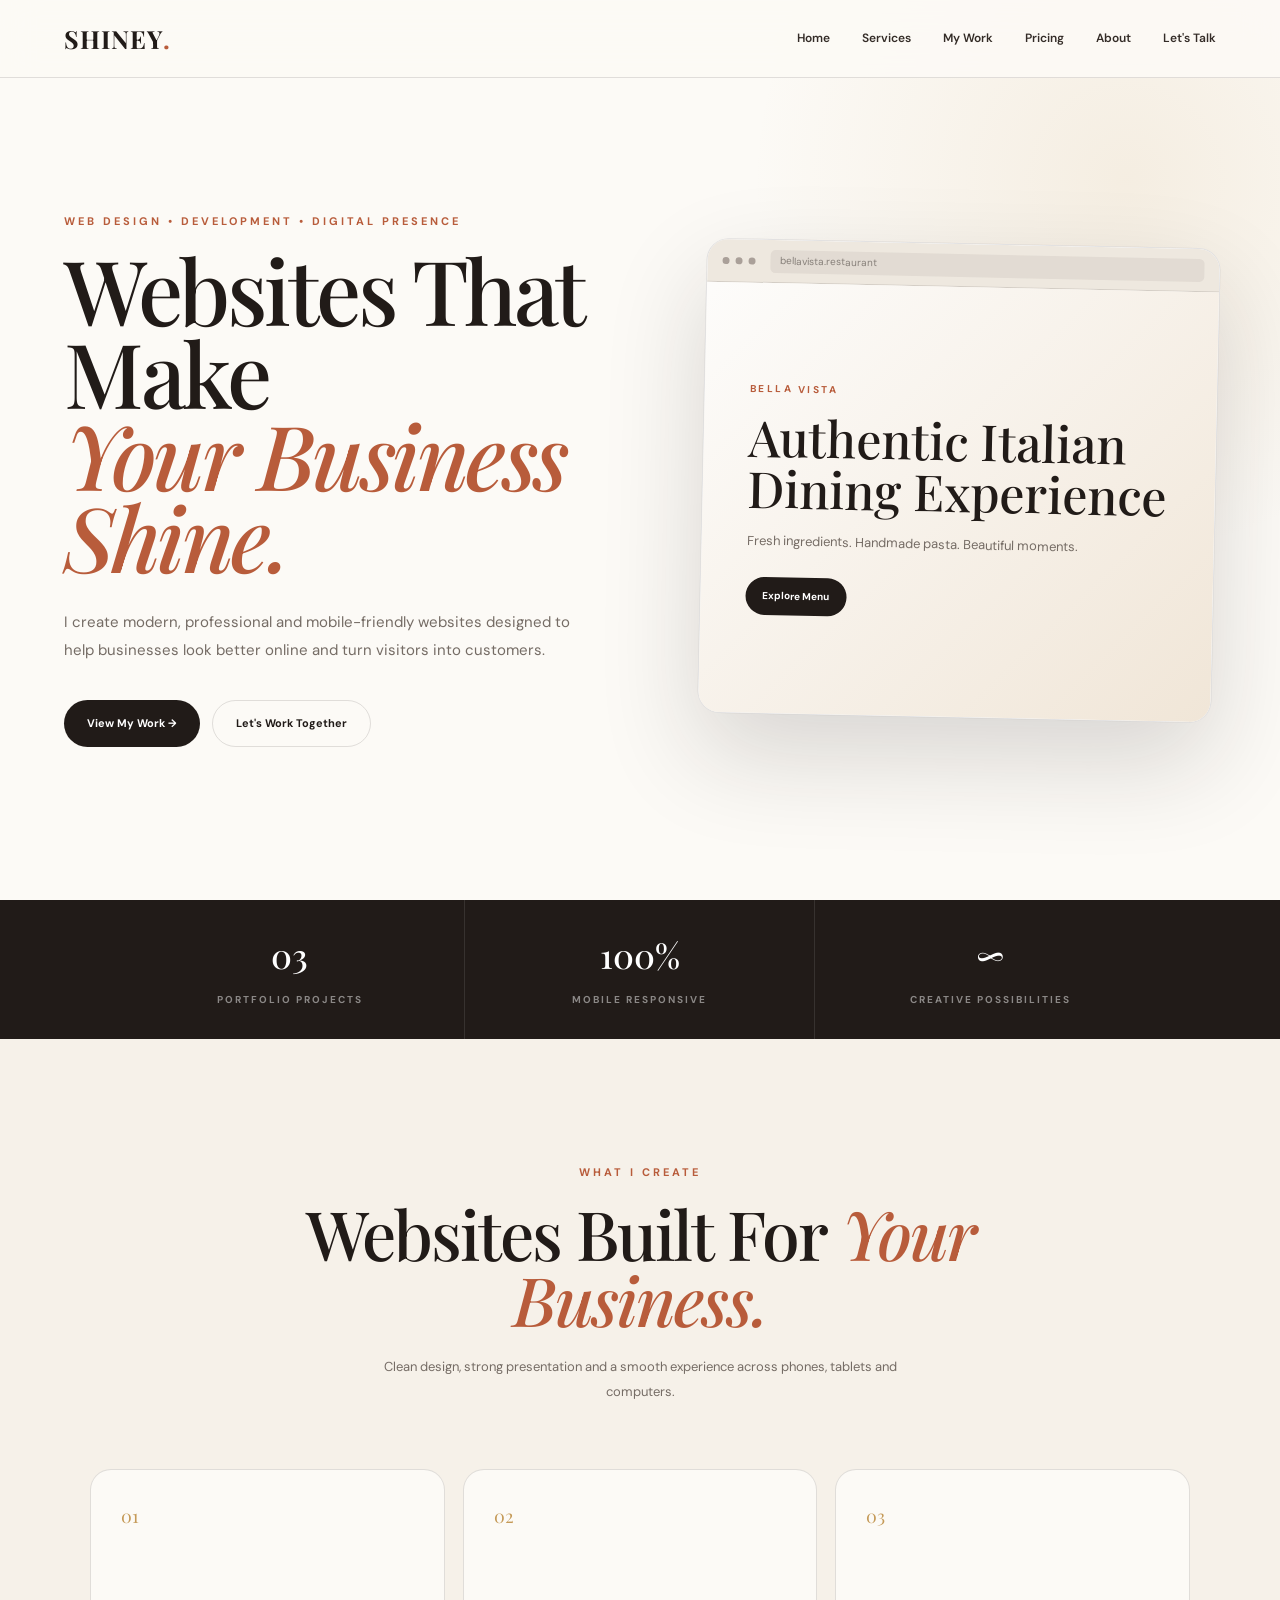
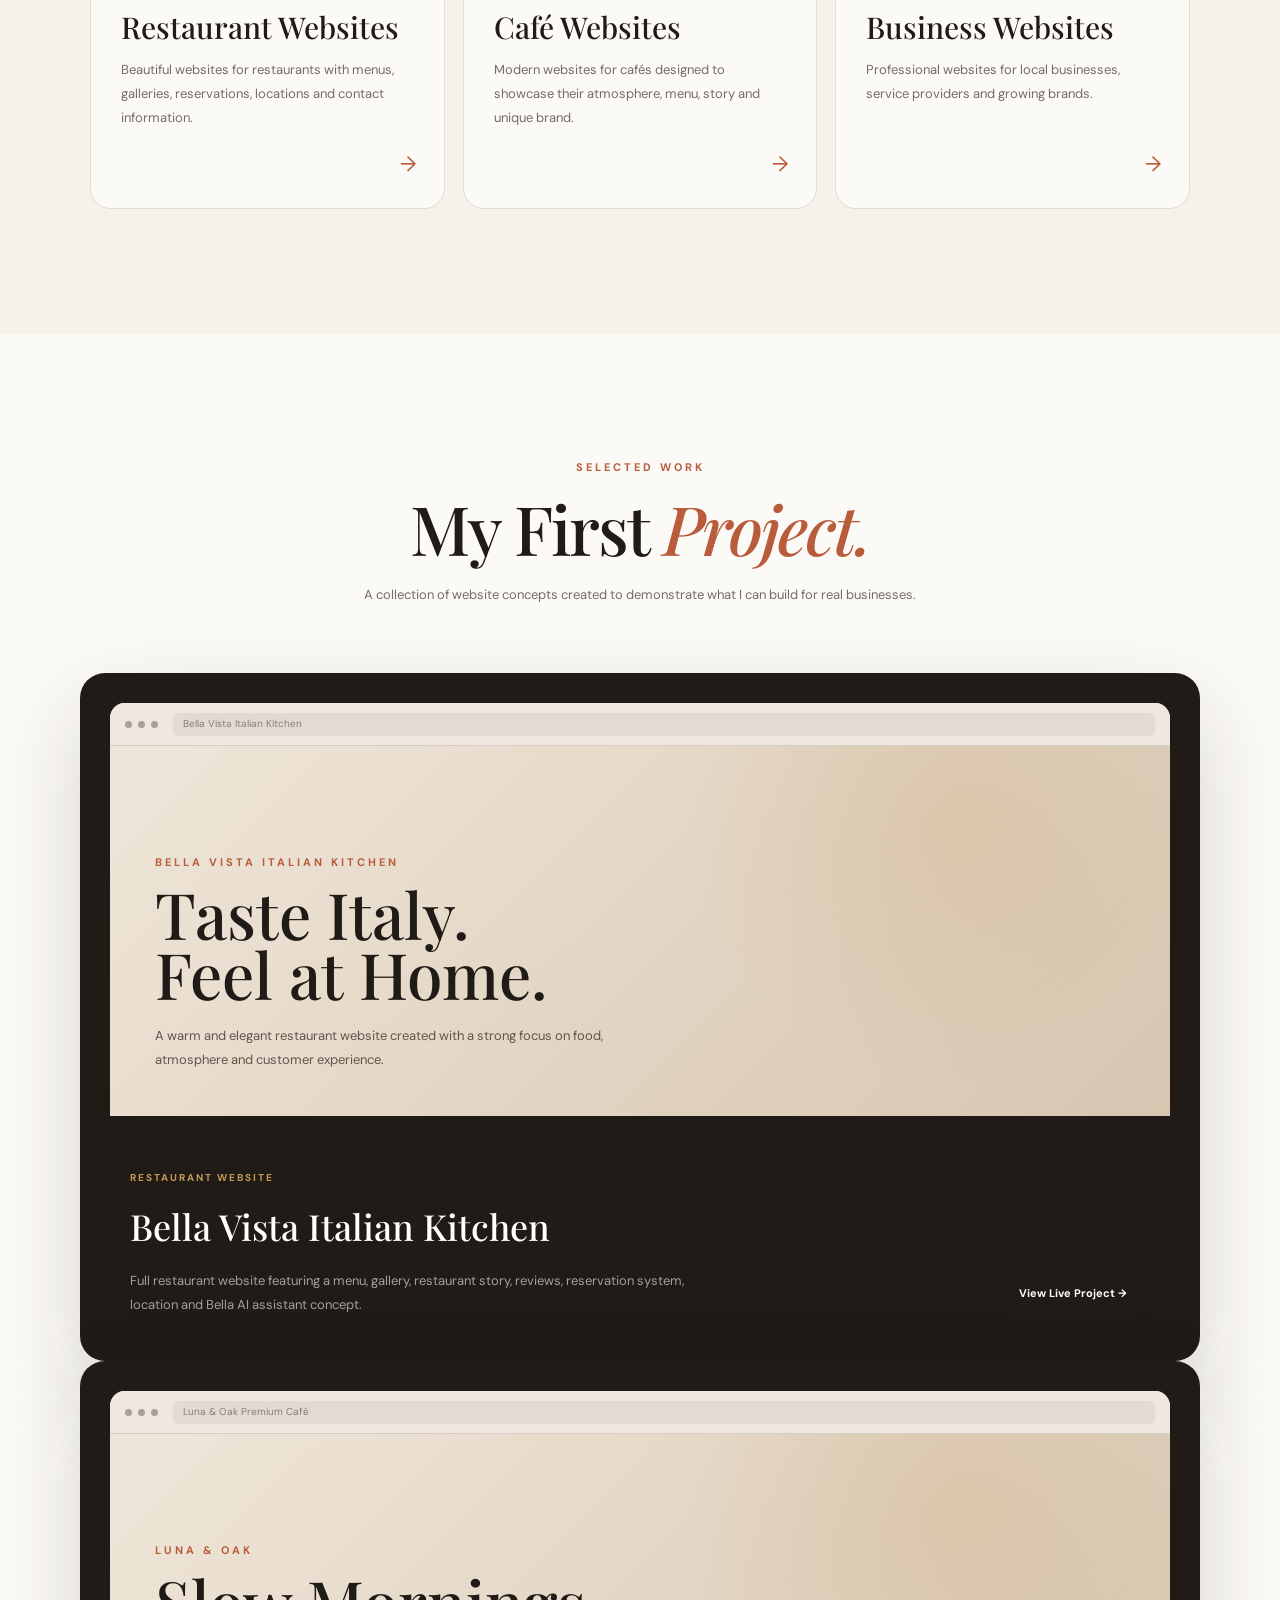
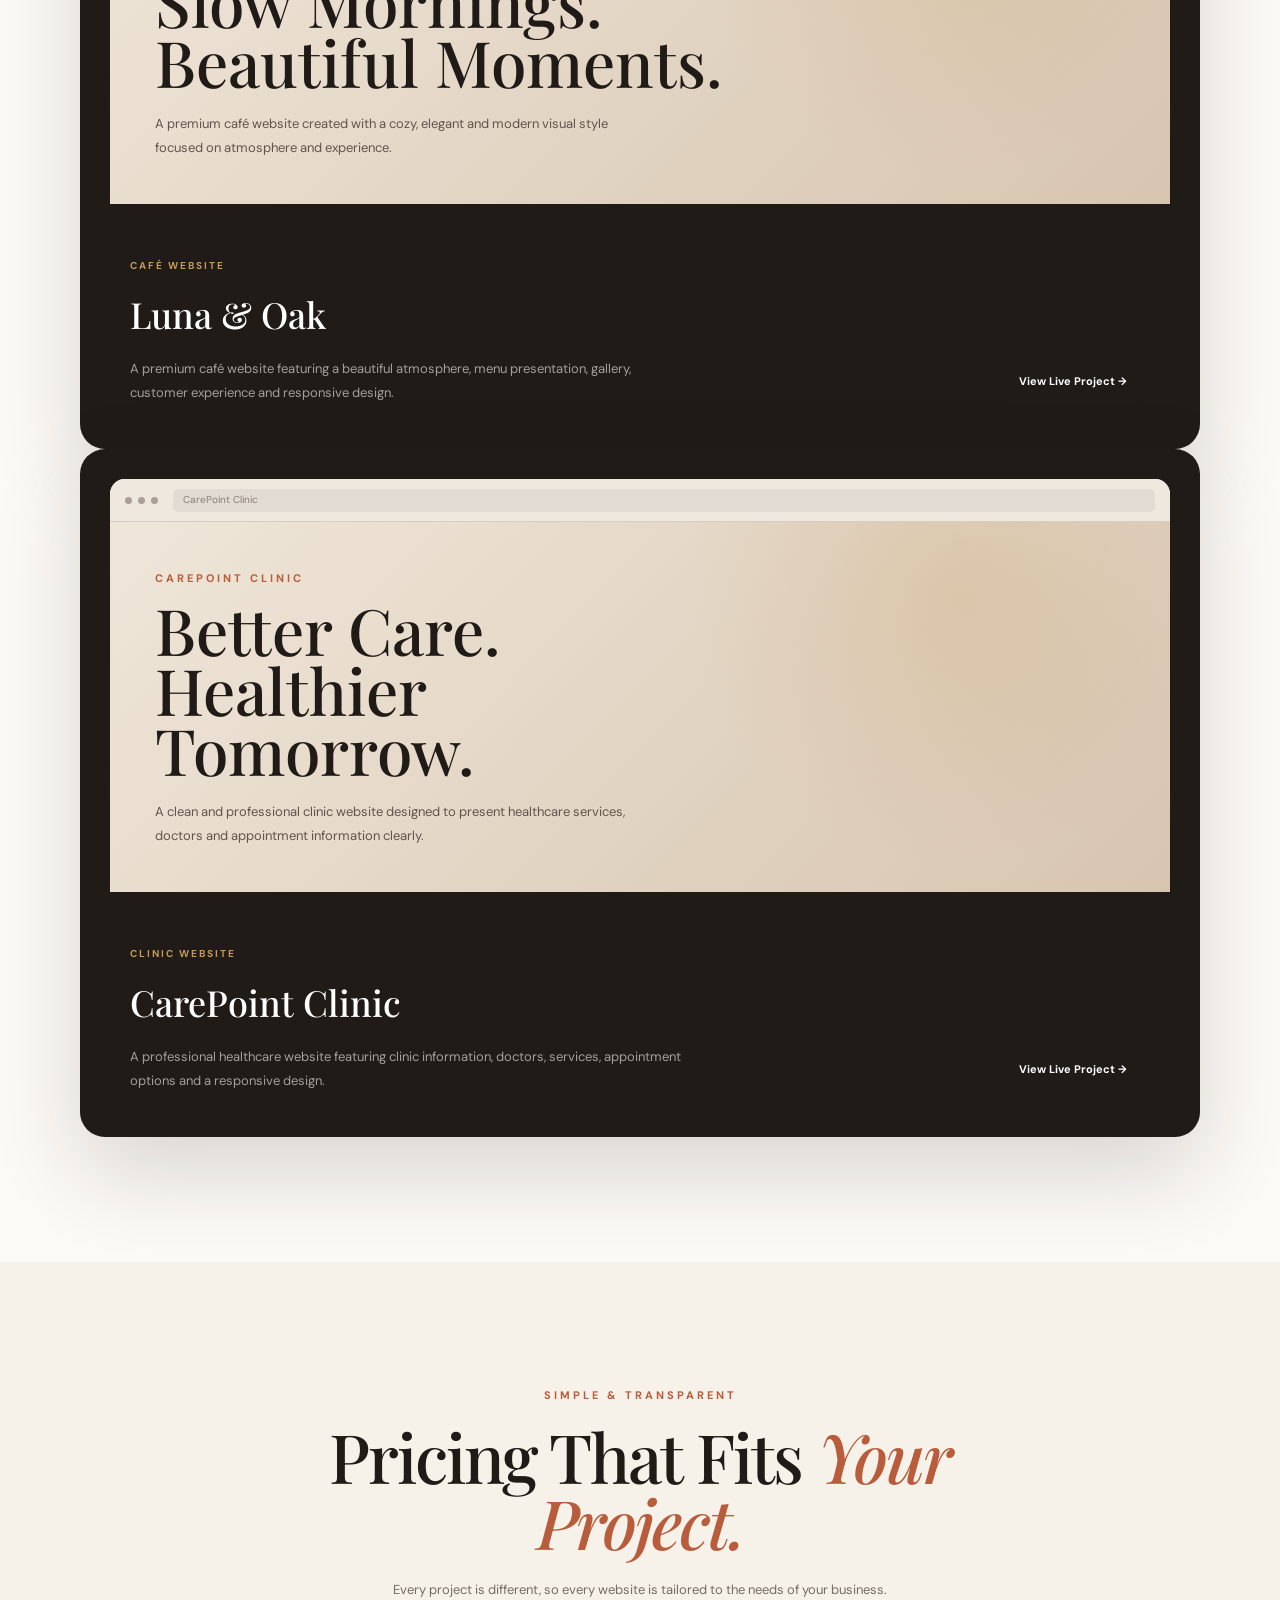
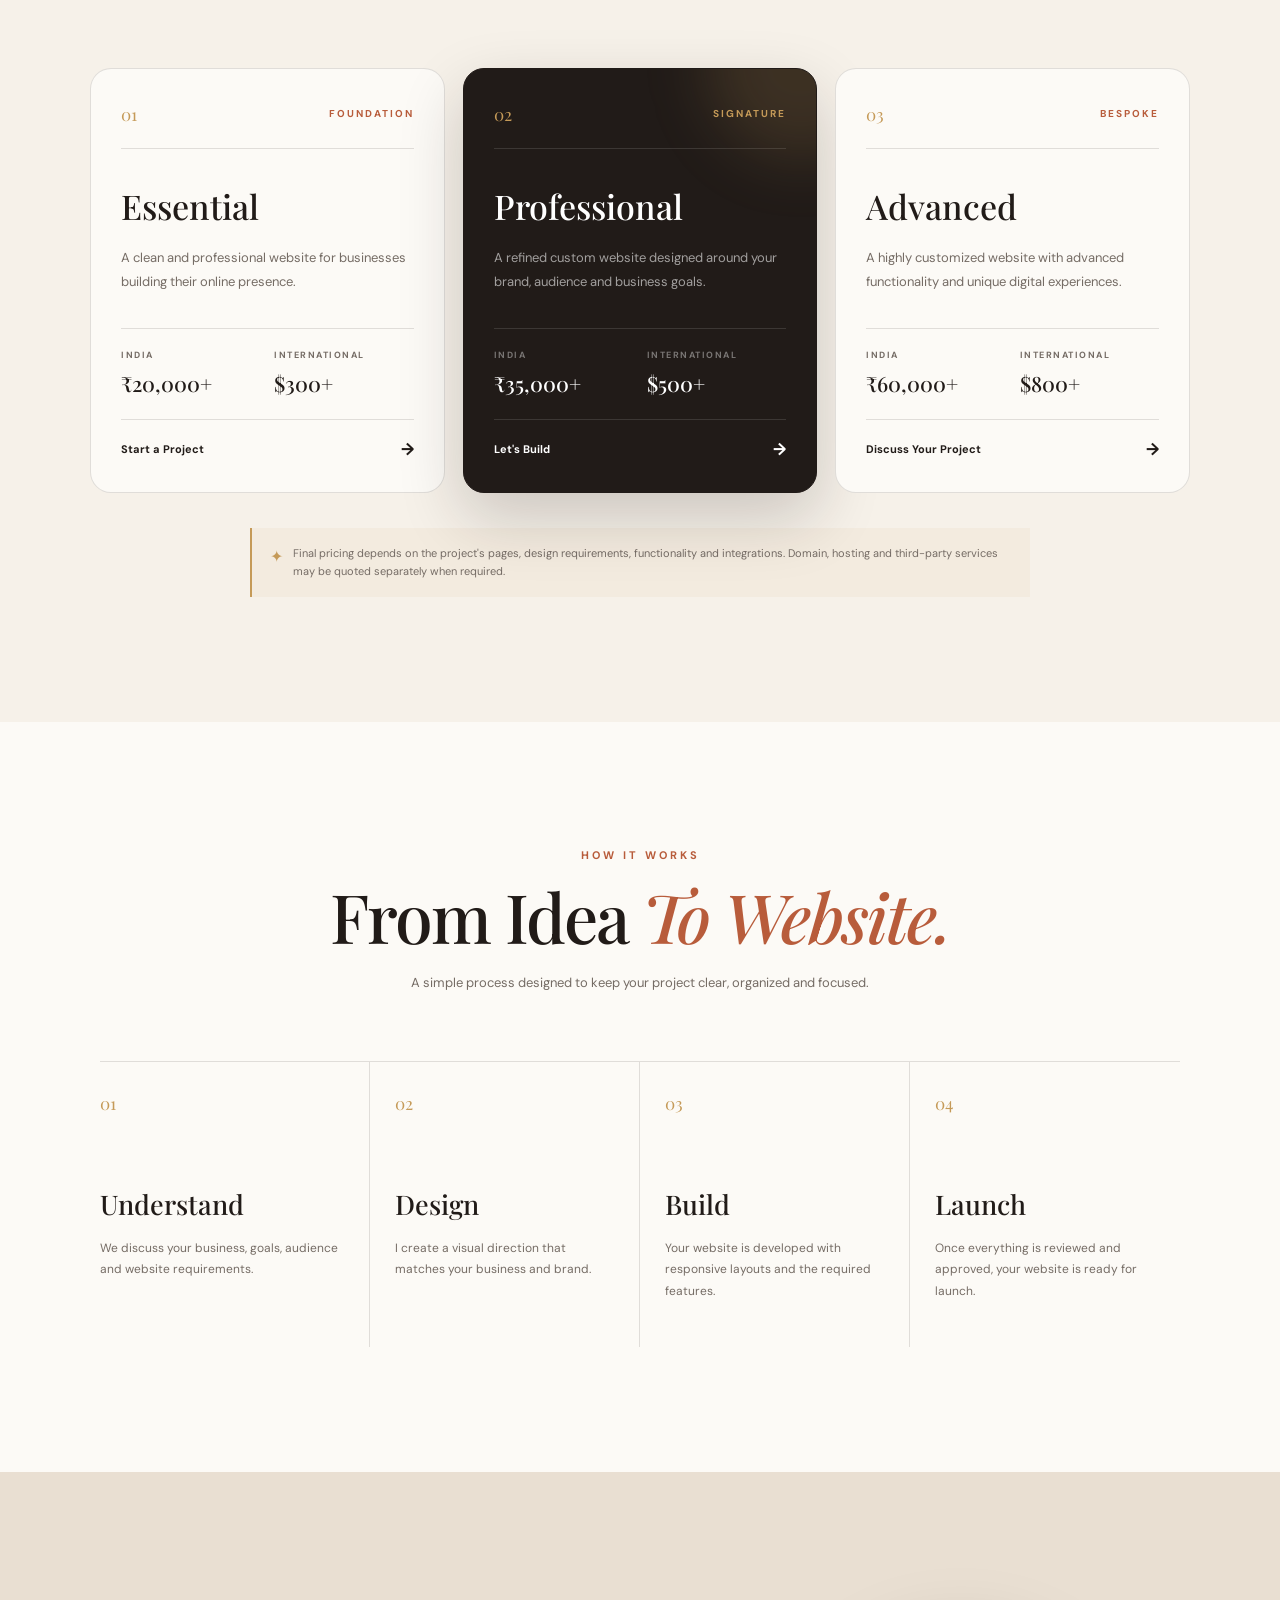
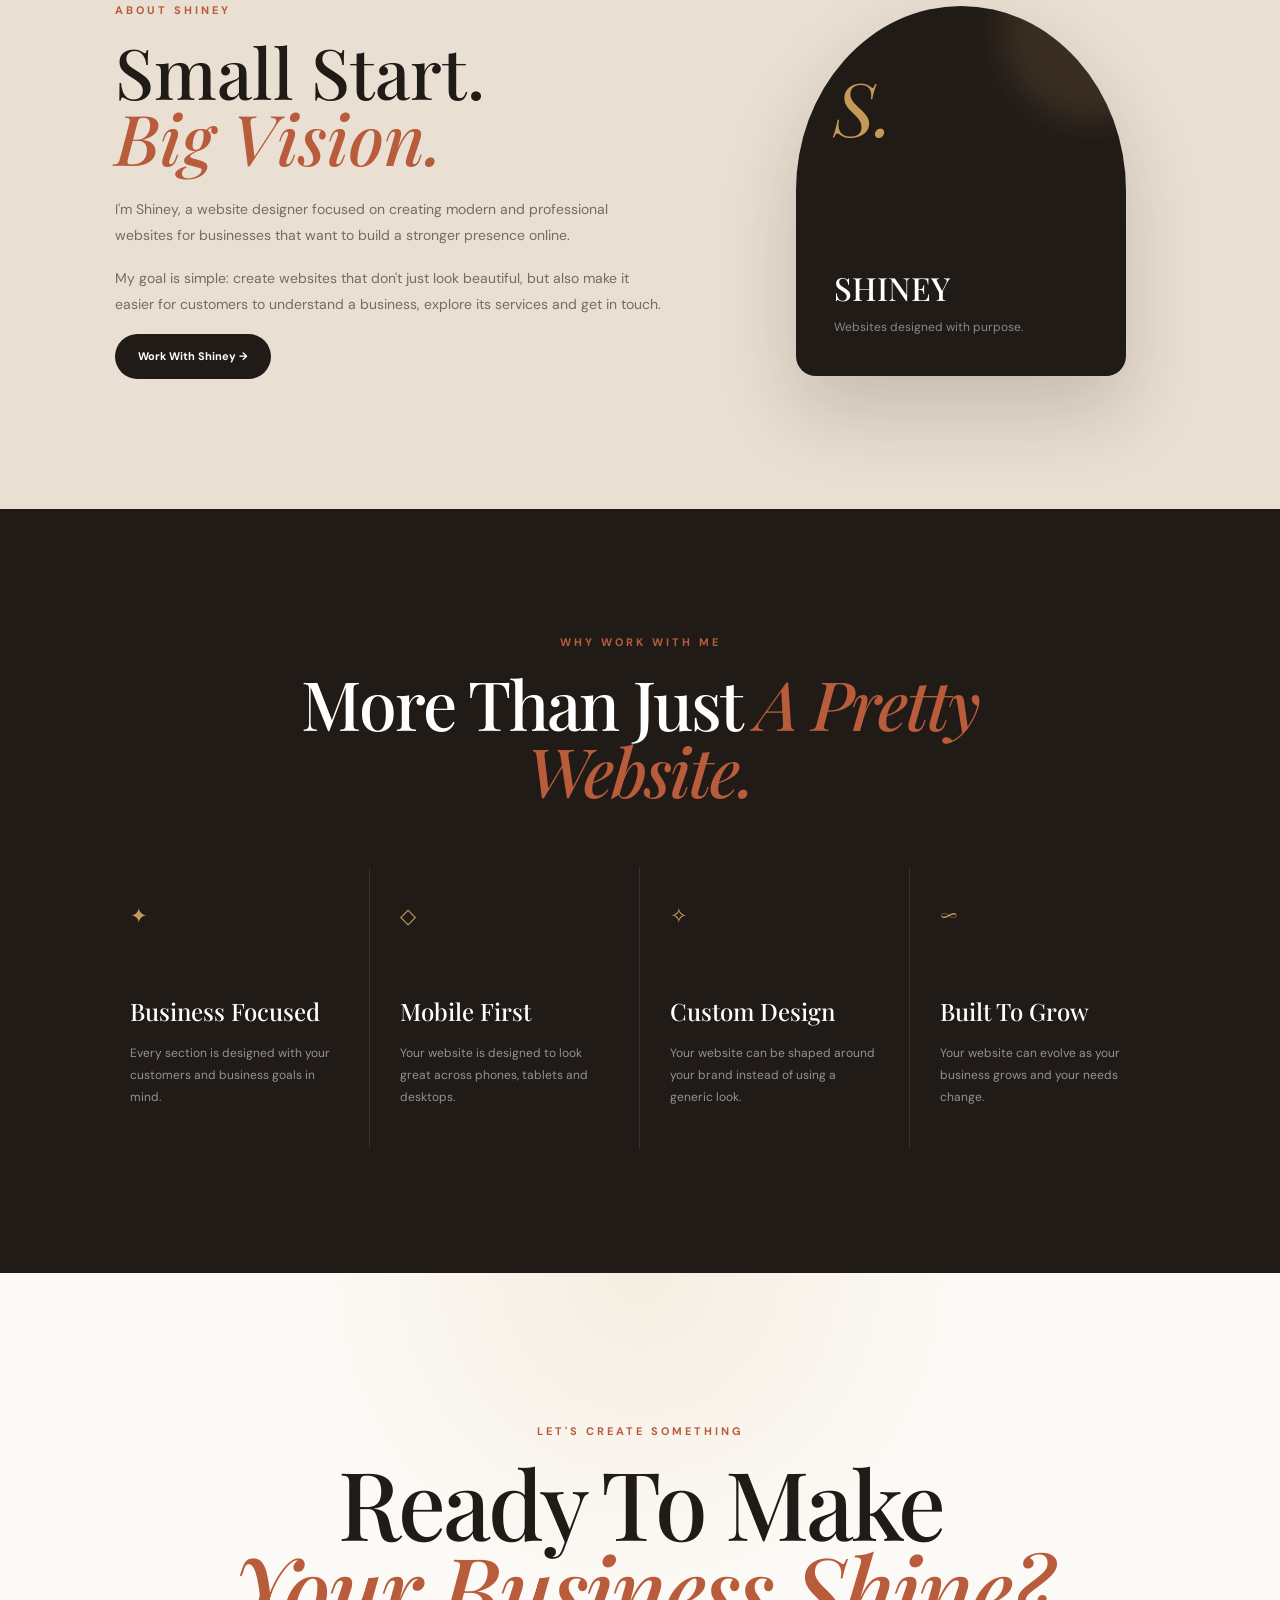
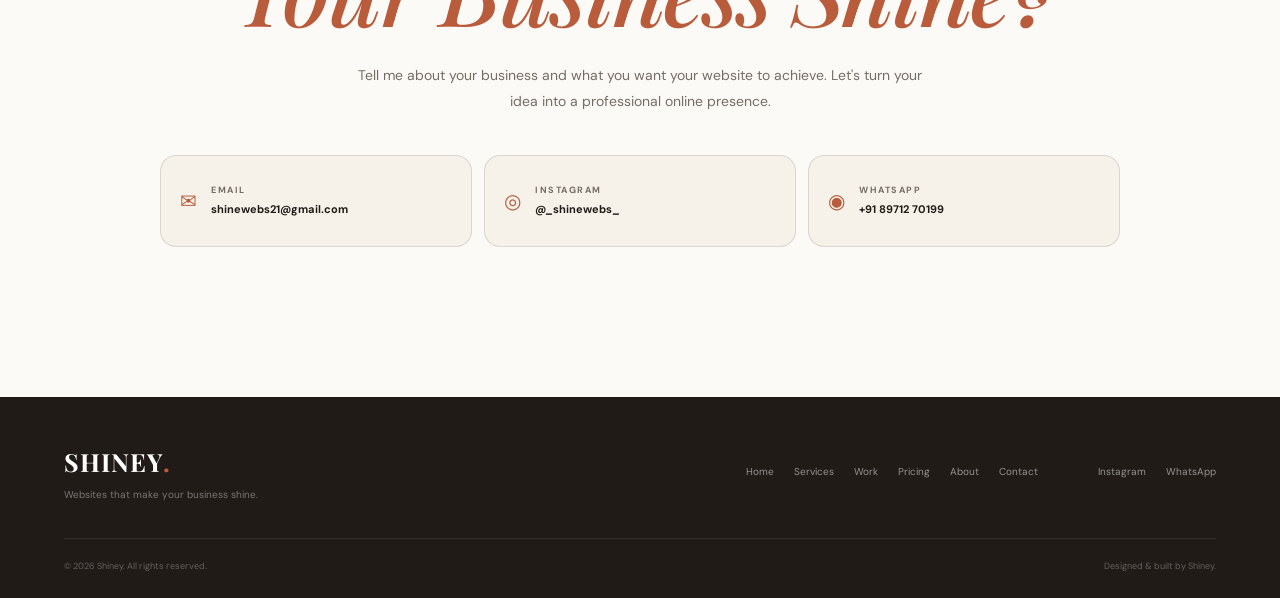
<file: index.html>
<!DOCTYPE html>

<html lang="en">

<head>

    <meta charset="UTF-8">

    <meta name="viewport" content="width=device-width, initial-scale=1.0">

    <title>Shiney | Websites That Make Your Business Shine</title>

    <meta name="description"
        content="Shiney creates modern, professional and mobile-friendly websites for restaurants, cafés and businesses.">

    <link rel="preconnect" href="https://fonts.googleapis.com">

    <link rel="preconnect"
        href="https://fonts.gstatic.com/"
        crossorigin>

    <link href="https://fonts.googleapis.com/css2?family=DM+Sans:wght@400;500;600;700&family=Playfair+Display:wght@500;600;700&display=swap"
        rel="stylesheet">

    <link rel="stylesheet" href="style.css">

</head>


<body>


<!-- =========================
NAVIGATION
========================== -->

<header class="navbar">

    <div class="nav-container">

        <a href="#home" class="logo">
            SHINEY<span>.</span>
        </a>


        <nav class="nav-links">

            <a href="#home">
                Home
            </a>

            <a href="#services">
                Services
            </a>

            <a href="#work">
                My Work
            </a>

            <a href="#pricing">
                Pricing
            </a>

            <a href="#about">
                About
            </a>

            <a href="#contact">
                Let's Talk
            </a>

        </nav>


        <button class="menu-toggle" aria-label="Open navigation menu">
            ☰
        </button>

    </div>

</header>



<!-- =========================
HERO
========================== -->

<main>

<section class="hero-section" id="home">

    <div class="hero-container">


        <div class="hero-content">

            <div class="eyebrow">
                WEB DESIGN • DEVELOPMENT • DIGITAL PRESENCE
            </div>


            <h1>

                Websites That Make

                <span>
                    Your Business Shine.
                </span>

            </h1>


            <p>

                I create modern, professional and mobile-friendly
                websites designed to help businesses look better
                online and turn visitors into customers.

            </p>


            <div class="hero-buttons">

                <a href="#work"
                    class="btn btn-primary">

                    View My Work →

                </a>


                <a href="#contact"
                    class="btn btn-secondary">

                    Let's Work Together

                </a>

            </div>

        </div>



        <div class="hero-visual">

            <div class="browser-window">


                <div class="browser-top">

                    <div class="browser-dots">

                        <span></span>
                        <span></span>
                        <span></span>

                    </div>


                    <div class="browser-address">
                        bellavista.restaurant
                    </div>

                </div>


                <div class="browser-content">

                    <div class="browser-label">
                        BELLA VISTA
                    </div>


                    <h3>

                        Authentic Italian

                        <br>

                        Dining Experience

                    </h3>


                    <p>

                        Fresh ingredients.
                        Handmade pasta.
                        Beautiful moments.

                    </p>


                    <div class="browser-button">
                        Explore Menu
                    </div>

                </div>

            </div>

        </div>

    </div>

</section>



<!-- =========================
STATS
========================== -->

<section class="stats-section">

    <div class="stats-container">


        <div class="stat">

            <strong>
                03
            </strong>

            <span>
                Portfolio Projects
            </span>

        </div>


        <div class="stat">

            <strong>
                100%
            </strong>

            <span>
                Mobile Responsive
            </span>

        </div>


        <div class="stat">

            <strong>
                ∞
            </strong>

            <span>
                Creative Possibilities
            </span>

        </div>


    </div>

</section>



<!-- =========================
SERVICES
========================== -->

<section class="services-section"
    id="services">


    <div class="section-heading">

        <div class="eyebrow">
            WHAT I CREATE
        </div>


        <h2>

            Websites Built For

            <span>
                Your Business.
            </span>

        </h2>


        <p>

            Clean design, strong presentation and a smooth
            experience across phones, tablets and computers.

        </p>

    </div>



    <div class="services-grid">


        <article class="service-card">

            <div class="service-number">
                01
            </div>


            <h3>
                Restaurant Websites
            </h3>


            <p>

                Beautiful websites for restaurants with menus,
                galleries, reservations, locations and contact
                information.

            </p>


            <span class="service-arrow">
                →
            </span>

        </article>



        <article class="service-card">

            <div class="service-number">
                02
            </div>


            <h3>
                Café Websites
            </h3>


            <p>

                Modern websites for cafés designed to showcase
                their atmosphere, menu, story and unique brand.

            </p>


            <span class="service-arrow">
                →
            </span>

        </article>



        <article class="service-card">

            <div class="service-number">
                03
            </div>


            <h3>
                Business Websites
            </h3>


            <p>

                Professional websites for local businesses,
                service providers and growing brands.

            </p>


            <span class="service-arrow">
                →
            </span>

        </article>


    </div>

</section>



<!-- =========================
MY WORK
========================== -->

<section class="work-section"
    id="work">


    <div class="section-heading">

        <div class="eyebrow">
            SELECTED WORK
        </div>


        <h2>

            My First

            <span>
                Project.
            </span>

        </h2>


        <p>

            A collection of website concepts created
            to demonstrate what I can build for real businesses.

        </p>

    </div>



<!-- =========================
PROJECT 01 — BELLA VISTA
========================== -->

<div class="work-card">


    <div class="work-browser">


        <div class="work-browser-top">

            <div class="browser-dots">

                <span></span>
                <span></span>
                <span></span>

            </div>


            <div class="browser-address">
                Bella Vista Italian Kitchen
            </div>

        </div>


        <div class="work-preview">

            <div class="work-preview-content">


                <div class="eyebrow">
                    BELLA VISTA ITALIAN KITCHEN
                </div>


                <h3>

                    Taste Italy.

                    <br>

                    Feel at Home.

                </h3>


                <p>

                    A warm and elegant restaurant website
                    created with a strong focus on food,
                    atmosphere and customer experience.

                </p>

            </div>

        </div>

    </div>



    <div class="work-info">


        <div>

            <div class="project-label">
                RESTAURANT WEBSITE
            </div>


            <h3>
                Bella Vista Italian Kitchen
            </h3>


            <p>

                Full restaurant website featuring a menu,
                gallery, restaurant story, reviews,
                reservation system, location and Bella AI
                assistant concept.

            </p>

        </div>


        <a href="../bella-vista-restaurant/index.html"
            class="btn btn-primary"
            target="_blank">

            View Live Project →

        </a>


    </div>

</div>



<!-- =========================
PROJECT 02 — LUNA & OAK
========================== -->

<div class="work-card">


    <div class="work-browser">


        <div class="work-browser-top">

            <div class="browser-dots">

                <span></span>
                <span></span>
                <span></span>

            </div>


            <div class="browser-address">
                Luna & Oak Premium Café
            </div>

        </div>


        <div class="work-preview">

            <div class="work-preview-content">


                <div class="eyebrow">
                    LUNA & OAK
                </div>


                <h3>

                    Slow Mornings.

                    <br>

                    Beautiful Moments.

                </h3>


                <p>

                    A premium café website created with
                    a cozy, elegant and modern visual style
                    focused on atmosphere and experience.

                </p>

            </div>

        </div>

    </div>



    <div class="work-info">


        <div>

            <div class="project-label">
                CAFÉ WEBSITE
            </div>


            <h3>
                Luna & Oak
            </h3>


            <p>

                A premium café website featuring a beautiful
                atmosphere, menu presentation, gallery,
                customer experience and responsive design.

            </p>

        </div>


        <a href="../luna-oak-cafe/index.html"
            class="btn btn-primary"
            target="_blank">

            View Live Project →

        </a>


    </div>

</div>



<!-- =========================
PROJECT 03 — CAREPOINT CLINIC
========================== -->

<div class="work-card">


    <div class="work-browser">


        <div class="work-browser-top">

            <div class="browser-dots">

                <span></span>
                <span></span>
                <span></span>

            </div>


            <div class="browser-address">
                CarePoint Clinic
            </div>

        </div>


        <div class="work-preview">

            <div class="work-preview-content">


                <div class="eyebrow">
                    CAREPOINT CLINIC
                </div>


                <h3>

                    Better Care.

                    <br>

                    Healthier Tomorrow.

                </h3>


                <p>

                    A clean and professional clinic website
                    designed to present healthcare services,
                    doctors and appointment information clearly.

                </p>

            </div>

        </div>

    </div>



    <div class="work-info">


        <div>

            <div class="project-label">
                CLINIC WEBSITE
            </div>


            <h3>
                CarePoint Clinic
            </h3>


            <p>

                A professional healthcare website featuring
                clinic information, doctors, services,
                appointment options and a responsive design.

            </p>

        </div>


        <a href="../carepoint-clinic/index.html"
            class="btn btn-primary"
            target="_blank">

            View Live Project →

        </a>


    </div>

</div>


</section>



<!-- =========================
PRICING
========================== -->

<section class="pricing-section"
    id="pricing">


    <div class="section-heading">

        <div class="eyebrow">
            SIMPLE & TRANSPARENT
        </div>


        <h2>

            Pricing That Fits

            <span>
                Your Project.
            </span>

        </h2>


        <p>

            Every project is different, so every website is
            tailored to the needs of your business.

        </p>

    </div>



    <div class="pricing-container">


        <!-- FOUNDATION -->

        <div class="pricing-block">


            <div class="pricing-top">

                <span class="pricing-number">
                    01
                </span>


                <span class="pricing-label">
                    FOUNDATION
                </span>

            </div>



            <div class="pricing-content">

                <h3>
                    Essential
                </h3>


                <p>

                    A clean and professional website
                    for businesses building their
                    online presence.

                </p>

            </div>



            <div class="pricing-cost">


                <div>

                    <small>
                        INDIA
                    </small>

                    <strong>
                        ₹20,000+
                    </strong>

                </div>


                <div>

                    <small>
                        INTERNATIONAL
                    </small>

                    <strong>
                        $300+
                    </strong>

                </div>


            </div>



            <a href="#contact"
                class="pricing-link">

                Start a Project

                <span>
                    →
                </span>

            </a>


        </div>



        <!-- SIGNATURE -->

        <div class="pricing-block pricing-block-featured">


            <div class="pricing-glow"></div>


            <div class="pricing-top">

                <span class="pricing-number">
                    02
                </span>


                <span class="pricing-label">
                    SIGNATURE
                </span>

            </div>



            <div class="pricing-content">

                <h3>
                    Professional
                </h3>


                <p>

                    A refined custom website designed
                    around your brand, audience and
                    business goals.

                </p>

            </div>



            <div class="pricing-cost">


                <div>

                    <small>
                        INDIA
                    </small>

                    <strong>
                        ₹35,000+
                    </strong>

                </div>


                <div>

                    <small>
                        INTERNATIONAL
                    </small>

                    <strong>
                        $500+
                    </strong>

                </div>


            </div>



            <a href="#contact"
                class="pricing-link">

                Let's Build

                <span>
                    →
                </span>

            </a>


        </div>



        <!-- BESPOKE -->

        <div class="pricing-block">


            <div class="pricing-top">

                <span class="pricing-number">
                    03
                </span>


                <span class="pricing-label">
                    BESPOKE
                </span>

            </div>



            <div class="pricing-content">

                <h3>
                    Advanced
                </h3>


                <p>

                    A highly customized website with
                    advanced functionality and unique
                    digital experiences.

                </p>

            </div>



            <div class="pricing-cost">


                <div>

                    <small>
                        INDIA
                    </small>

                    <strong>
                        ₹60,000+
                    </strong>

                </div>


                <div>

                    <small>
                        INTERNATIONAL
                    </small>

                    <strong>
                        $800+
                    </strong>

                </div>


            </div>



            <a href="#contact"
                class="pricing-link">

                Discuss Your Project

                <span>
                    →
                </span>

            </a>


        </div>


    </div>



    <div class="pricing-note">

        <span>
            ✦
        </span>


        <p>

            Final pricing depends on the project's pages,
            design requirements, functionality and integrations.
            Domain, hosting and third-party services may be
            quoted separately when required.

        </p>

    </div>


</section>



<!-- =========================
PROCESS
========================== -->

<section class="process-section">


    <div class="section-heading">

        <div class="eyebrow">
            HOW IT WORKS
        </div>


        <h2>

            From Idea

            <span>
                To Website.
            </span>

        </h2>


        <p>

            A simple process designed to keep your project
            clear, organized and focused.

        </p>

    </div>



    <div class="process-grid">


        <div class="process-card">

            <span>
                01
            </span>

            <h3>
                Understand
            </h3>

            <p>

                We discuss your business, goals,
                audience and website requirements.

            </p>

        </div>



        <div class="process-card">

            <span>
                02
            </span>

            <h3>
                Design
            </h3>

            <p>

                I create a visual direction that matches
                your business and brand.

            </p>

        </div>



        <div class="process-card">

            <span>
                03
            </span>

            <h3>
                Build
            </h3>

            <p>

                Your website is developed with responsive
                layouts and the required features.

            </p>

        </div>



        <div class="process-card">

            <span>
                04
            </span>

            <h3>
                Launch
            </h3>

            <p>

                Once everything is reviewed and approved,
                your website is ready for launch.

            </p>

        </div>


    </div>

</section>



<!-- =========================
ABOUT
========================== -->

<section class="about-section"
    id="about">


    <div class="about-container">


        <div class="about-content">

            <div class="eyebrow">
                ABOUT SHINEY
            </div>


            <h2>

                Small Start.

                <span>
                    Big Vision.
                </span>

            </h2>


            <p>

                I'm Shiney, a website designer focused on
                creating modern and professional websites
                for businesses that want to build a stronger
                presence online.

            </p>


            <p>

                My goal is simple: create websites that don't
                just look beautiful, but also make it easier
                for customers to understand a business,
                explore its services and get in touch.

            </p>


            <a href="#contact"
                class="btn btn-primary">

                Work With Shiney →

            </a>

        </div>



        <div class="about-visual">


            <div class="about-card">

                <div class="about-mark">
                    S.
                </div>


                <h3>
                    SHINEY
                </h3>


                <p>
                    Websites designed
                    with purpose.
                </p>

            </div>


        </div>


    </div>

</section>



<!-- =========================
WHY SHINEY
========================== -->

<section class="why-section">


    <div class="section-heading">

        <div class="eyebrow">
            WHY WORK WITH ME
        </div>


        <h2>

            More Than Just

            <span>
                A Pretty Website.
            </span>

        </h2>

    </div>



    <div class="why-grid">


        <div class="why-card">

            <div class="why-icon">
                ✦
            </div>


            <h3>
                Business Focused
            </h3>


            <p>

                Every section is designed with your
                customers and business goals in mind.

            </p>

        </div>



        <div class="why-card">

            <div class="why-icon">
                ◇
            </div>


            <h3>
                Mobile First
            </h3>


            <p>

                Your website is designed to look great
                across phones, tablets and desktops.

            </p>

        </div>



        <div class="why-card">

            <div class="why-icon">
                ✧
            </div>


            <h3>
                Custom Design
            </h3>


            <p>

                Your website can be shaped around
                your brand instead of using a generic look.

            </p>

        </div>



        <div class="why-card">

            <div class="why-icon">
                ∞
            </div>


            <h3>
                Built To Grow
            </h3>


            <p>

                Your website can evolve as your business
                grows and your needs change.

            </p>

        </div>


    </div>

</section>



<!-- =========================
CONTACT
========================== -->

<section class="contact-section"
    id="contact">


    <div class="contact-container">


        <div class="contact-content">


            <div class="eyebrow">
                LET'S CREATE SOMETHING
            </div>


            <h2>

                Ready To Make

                <span>
                    Your Business Shine?
                </span>

            </h2>


            <p>

                Tell me about your business and what you
                want your website to achieve. Let's turn
                your idea into a professional online presence.

            </p>



            <div class="contact-buttons">


                <!-- EMAIL -->

                <a href="mailto:shinewebs21@gmail.com"
                    class="contact-button">


                    <span>
                        ✉
                    </span>


                    <div>

                        <small>
                            EMAIL
                        </small>


                        <strong>
                            shinewebs21@gmail.com
                        </strong>

                    </div>


                </a>



                <!-- INSTAGRAM -->

                <a href="https://www.instagram.com/_shinewebs_/"
                    target="_blank"
                    rel="noopener noreferrer"
                    class="contact-button">


                    <span>
                        ◎
                    </span>


                    <div>

                        <small>
                            INSTAGRAM
                        </small>


                        <strong>
                            @_shinewebs_
                        </strong>

                    </div>


                </a>



                <!-- WHATSAPP -->

                <a href="https://wa.me/918971270199"
                    target="_blank"
                    rel="noopener noreferrer"
                    class="contact-button">


                    <span>
                        ◉
                    </span>


                    <div>

                        <small>
                            WHATSAPP
                        </small>


                        <strong>
                            +91 89712 70199
                        </strong>

                    </div>


                </a>


            </div>


        </div>


    </div>

</section>

</main>



<!-- =========================
FOOTER
========================== -->

<footer class="footer">


    <div class="footer-container">


        <div class="footer-brand">


            <a href="#home"
                class="logo">

                SHINEY<span>.</span>

            </a>


            <p>
                Websites that make your business shine.
            </p>


        </div>



        <div class="footer-links">


            <a href="#home">
                Home
            </a>


            <a href="#services">
                Services
            </a>


            <a href="#work">
                Work
            </a>


            <a href="#pricing">
                Pricing
            </a>


            <a href="#about">
                About
            </a>


            <a href="#contact">
                Contact
            </a>


        </div>



        <div class="footer-social">


            <a href="https://www.instagram.com/_shinewebs_/"
                target="_blank"
                rel="noopener noreferrer">

                Instagram

            </a>


            <a href="https://wa.me/918971270199"
                target="_blank"
                rel="noopener noreferrer">

                WhatsApp

            </a>


        </div>


    </div>



    <div class="footer-bottom">


        <p>
            © 2026 Shiney. All rights reserved.
        </p>


        <p>
            Designed & built by Shiney.
        </p>


    </div>


</footer>



<!-- =========================
MOBILE MENU
========================== -->

<script>

const menuToggle =
    document.querySelector(".menu-toggle");

const navLinks =
    document.querySelector(".nav-links");


if (menuToggle && navLinks) {

    menuToggle.addEventListener(
        "click",
        function () {

            navLinks.classList.toggle("active");

        }
    );


    navLinks
        .querySelectorAll("a")
        .forEach(function (link) {

            link.addEventListener(
                "click",
                function () {

                    navLinks.classList.remove("active");

                }
            );

        });

}

</script>


</body>

</html>
</file>
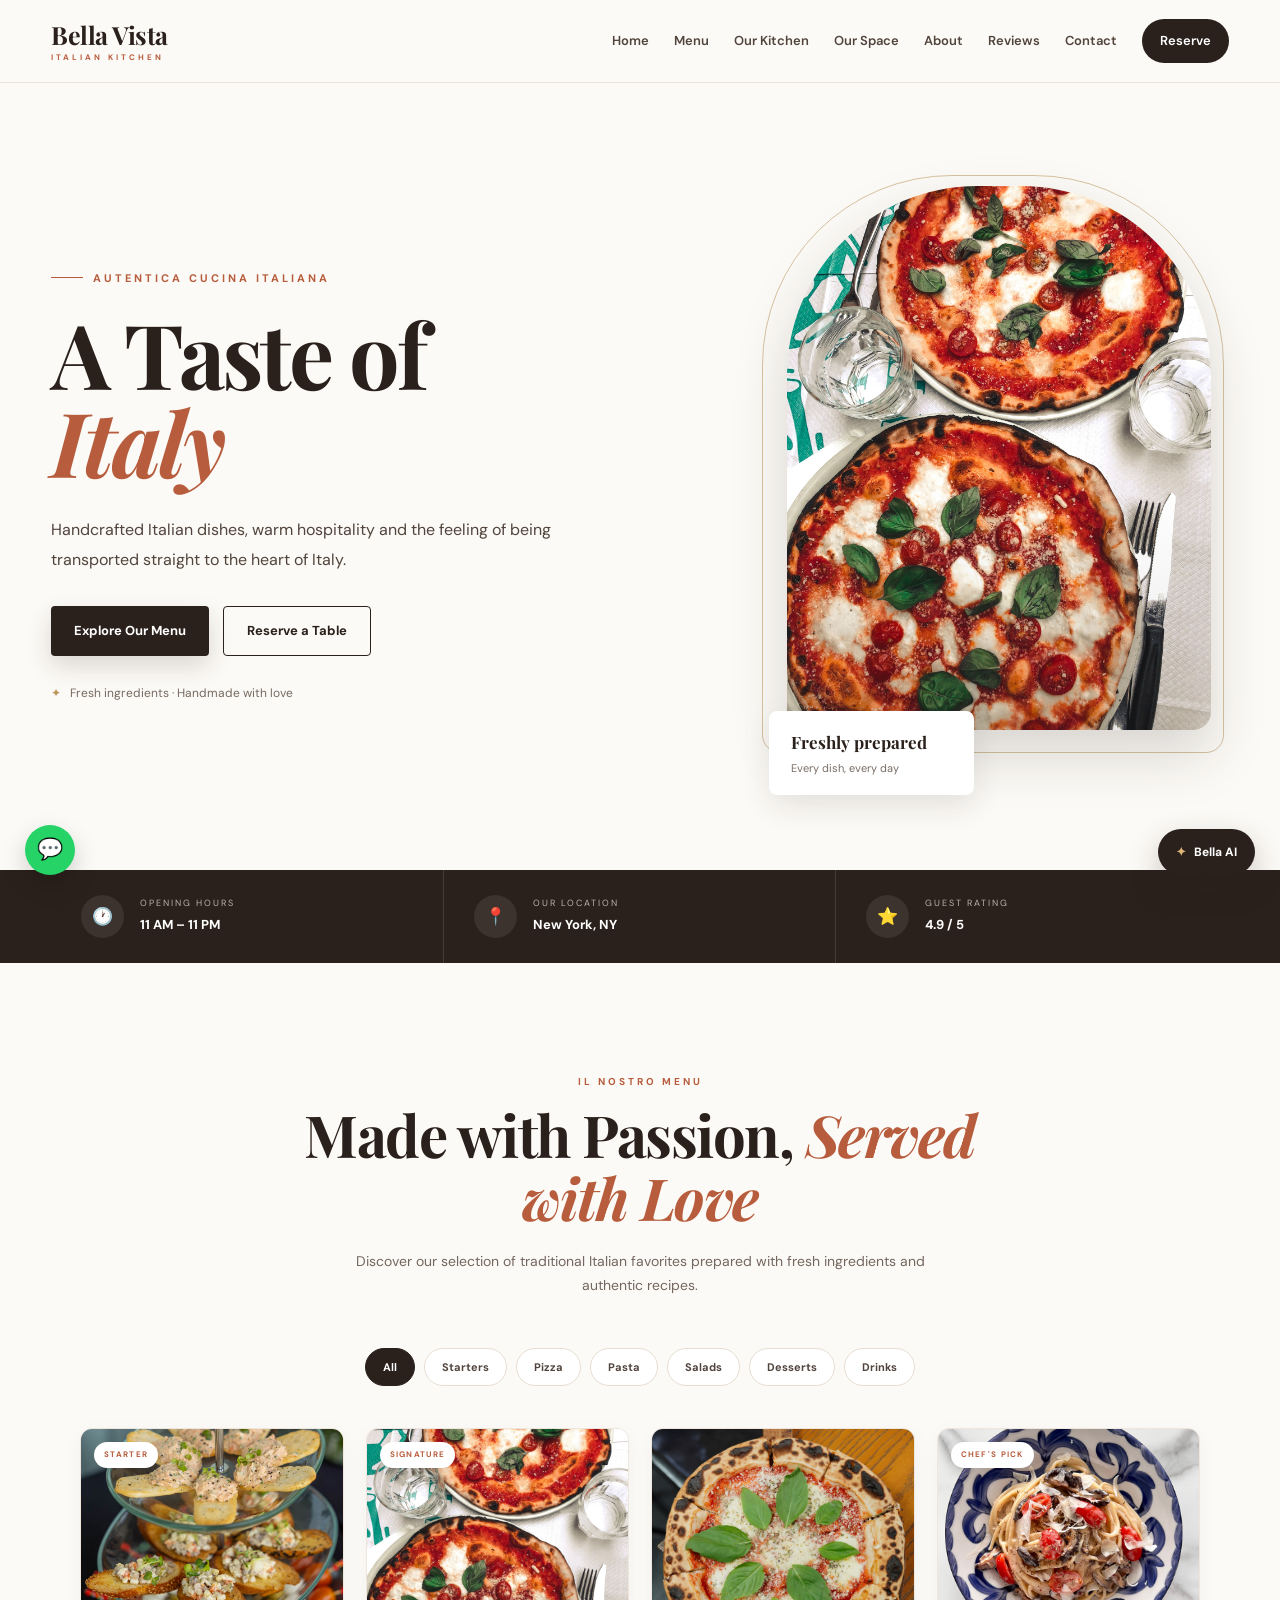
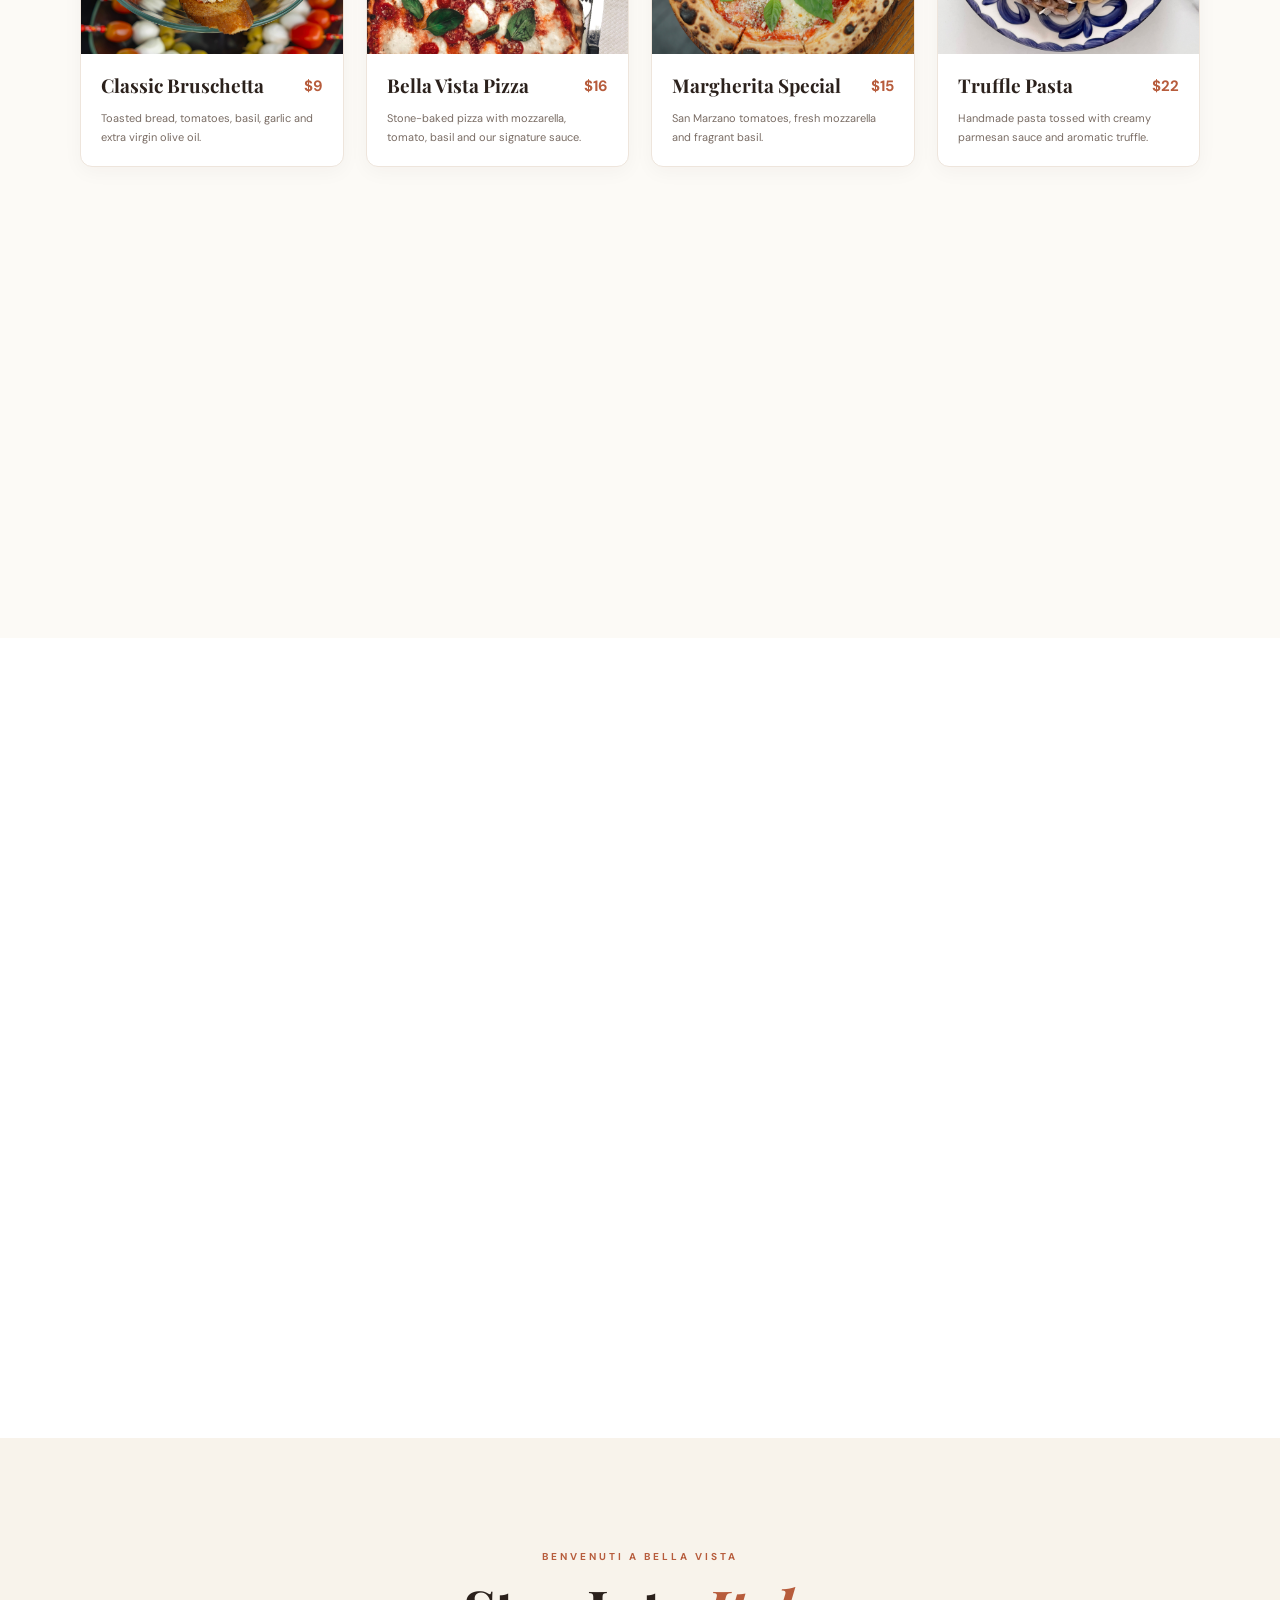
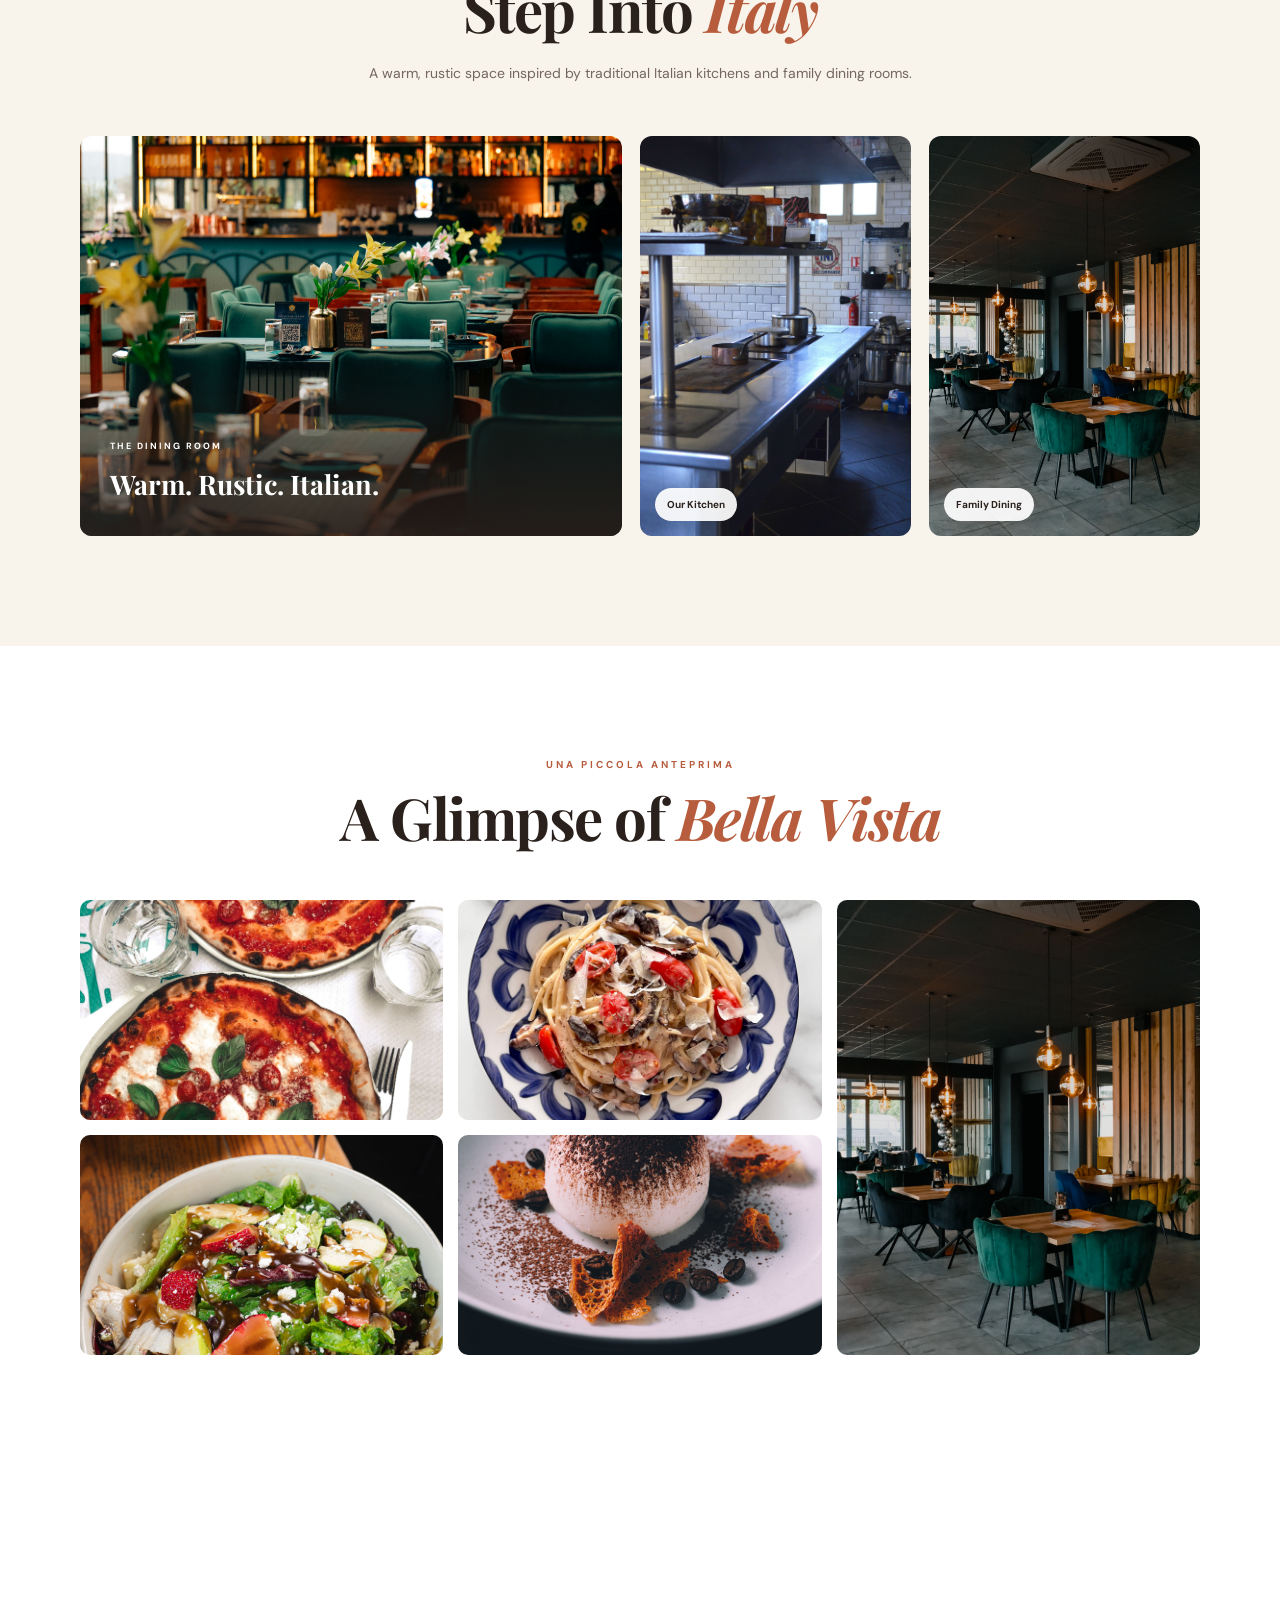
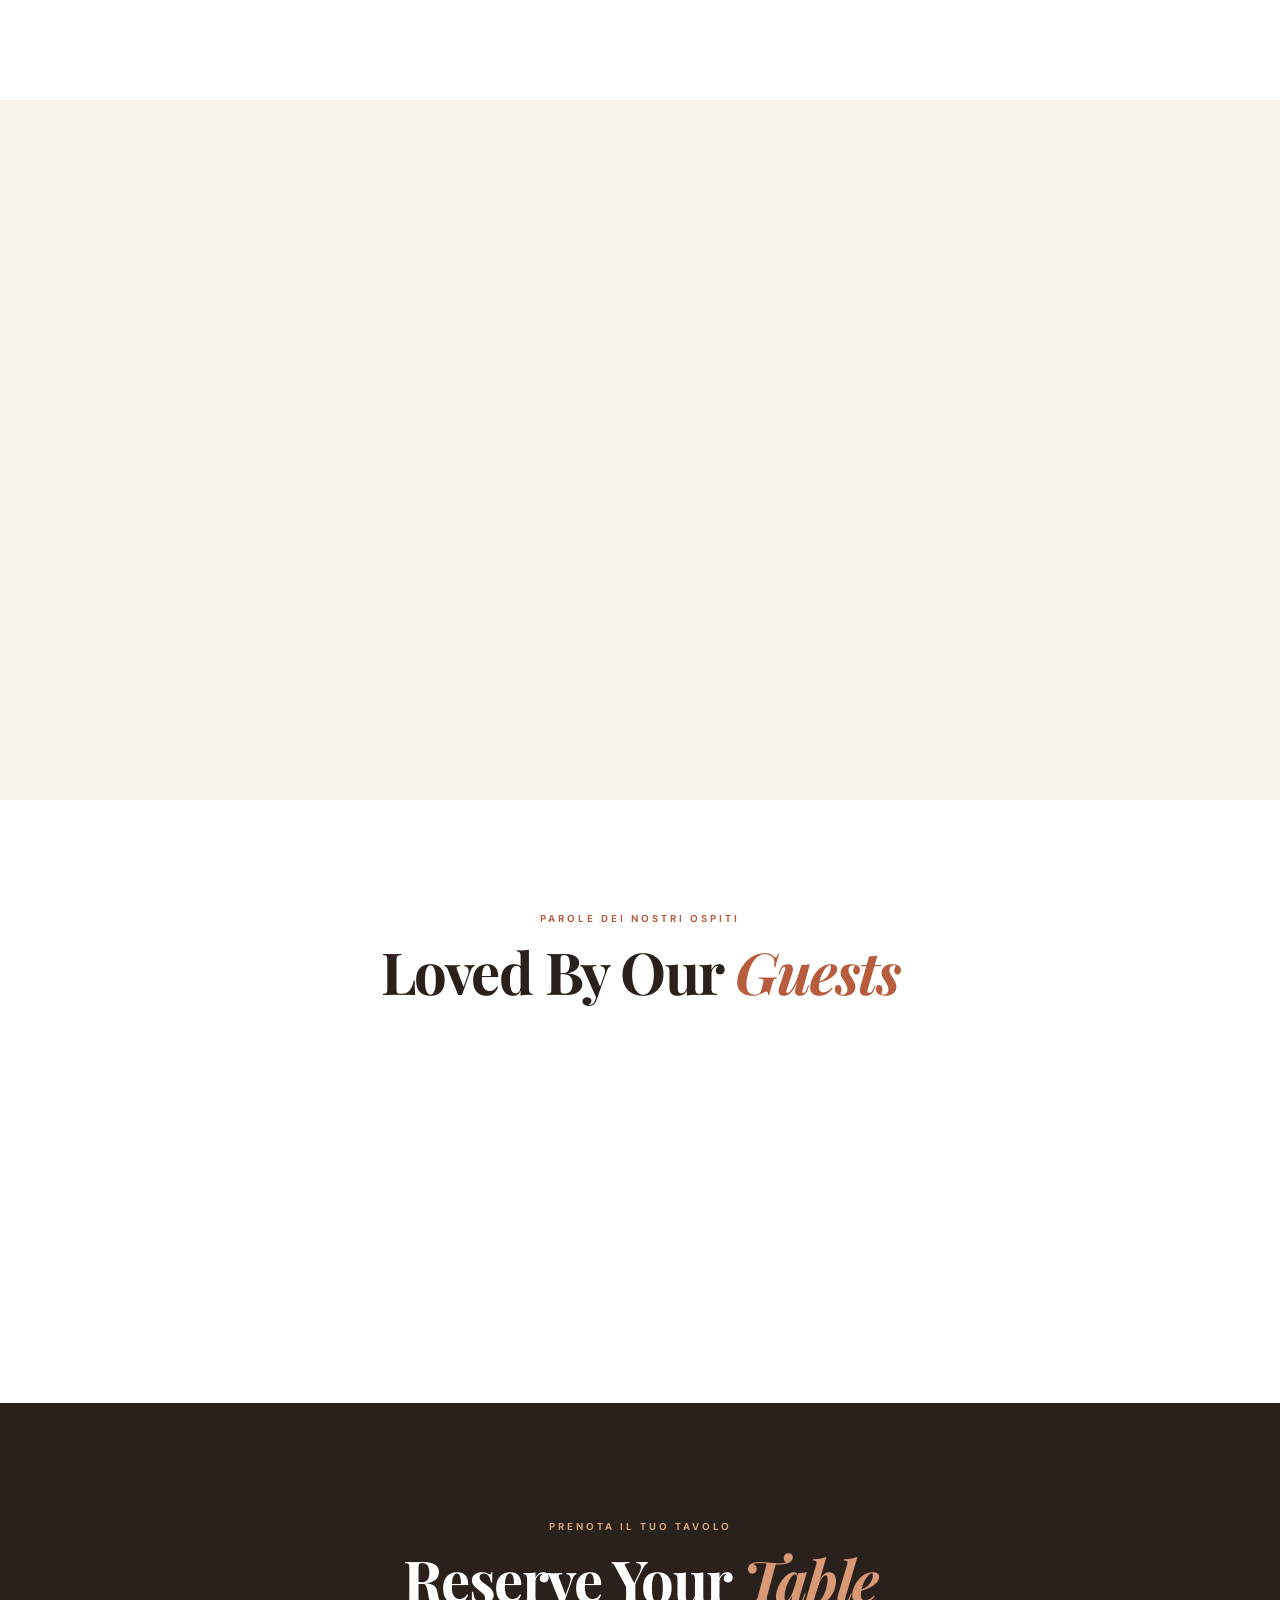
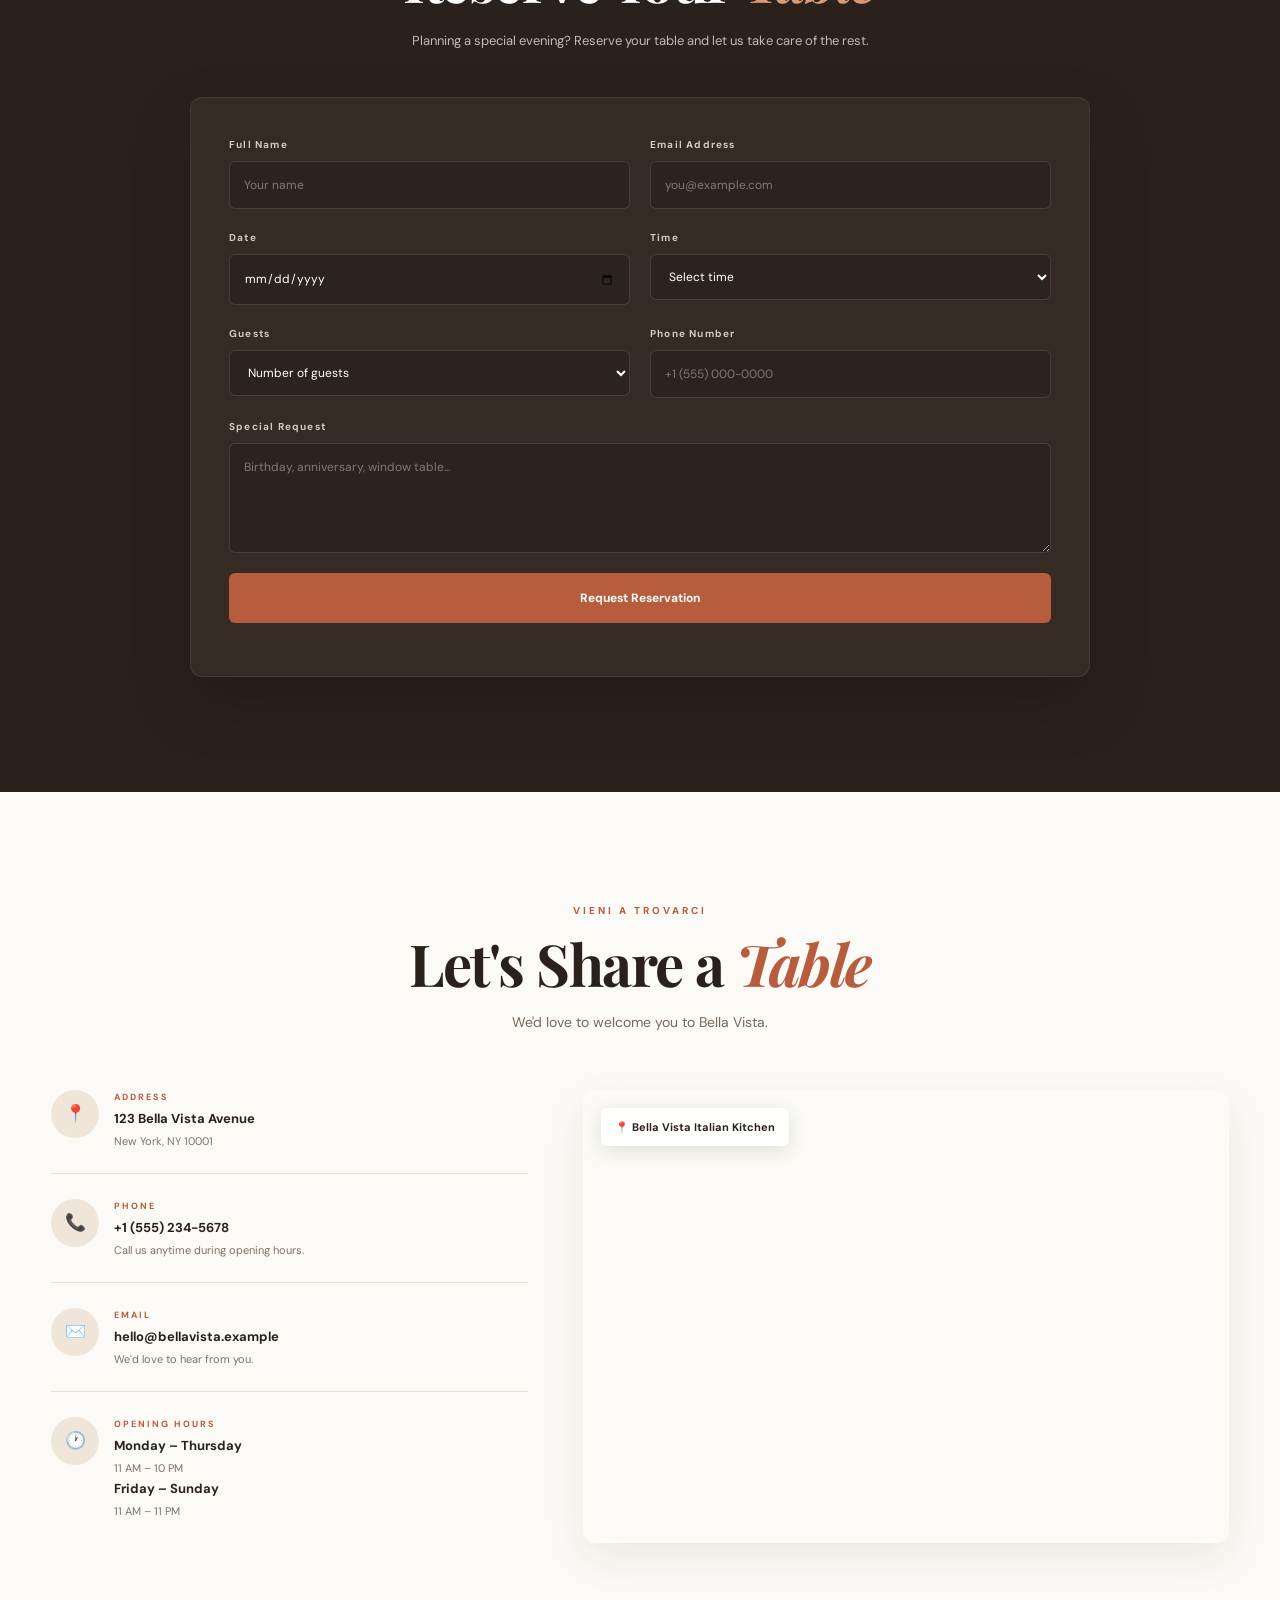
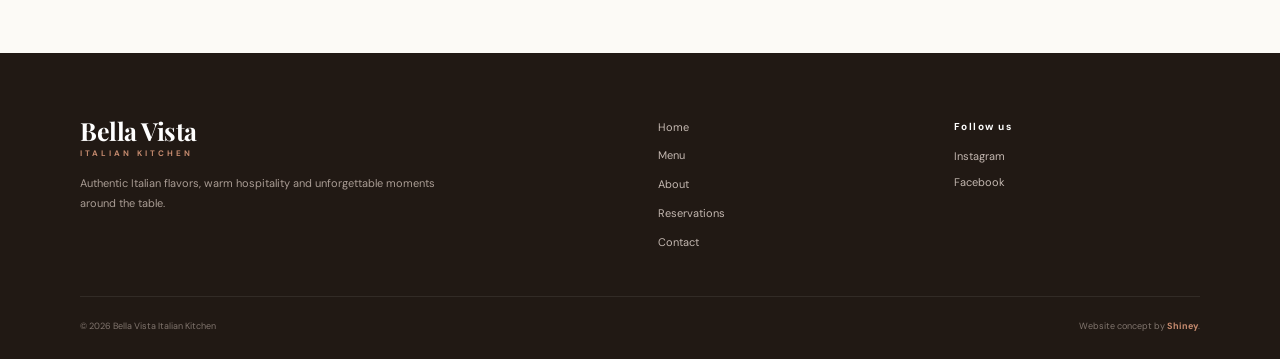
<file: bella-vista-restaurant/index.html>
<!DOCTYPE html>
<html lang="en">
<head>
    <meta charset="UTF-8">

    <meta name="viewport" content="width=device-width, initial-scale=1.0">

    <meta
        name="description"
        content="Bella Vista Italian Kitchen - Authentic Italian cuisine, warm hospitality and unforgettable dining."
    >

    <title>Bella Vista Italian Kitchen</title>

    <!-- GOOGLE FONTS -->
    <link rel="preconnect" href="https://fonts.googleapis.com">
    <link rel="preconnect" href="https://fonts.gstatic.com" crossorigin>

    <link
        href="https://fonts.googleapis.com/css2?family=DM+Sans:wght@400;500;600;700&family=Playfair+Display:wght@500;600;700&display=swap"
        rel="stylesheet"
    >

    <!-- CSS -->
    <link rel="stylesheet" href="style.css">
</head>

<body>

    <!-- =========================================
         NAVIGATION
    ========================================== -->

    <header class="navbar">

        <div class="nav-container">

            <a href="#home" class="logo">
                <span class="logo-main">Bella Vista</span>
                <span class="logo-sub">ITALIAN KITCHEN</span>
            </a>

            <button
                class="menu-toggle"
                id="menuToggle"
                aria-label="Open menu"
            >
                ☰
            </button>

            <nav class="nav-links" id="navLinks">

                <a href="#home">Home</a>

                <a href="#menu">Menu</a>

                <a href="#our-kitchen">Our Kitchen</a>

                <a href="#interior">Our Space</a>

                <a href="#about">About</a>

                <a href="#reviews">Reviews</a>

                <a href="#contact">Contact</a>

                <a
                    href="#reservation"
                    class="nav-reserve"
                >
                    Reserve
                </a>

            </nav>

        </div>

    </header>


    <!-- =========================================
         HERO
    ========================================== -->

    <main>

        <section class="hero" id="home">

            <div class="hero-content">

                <div class="hero-label">
                    AUTENTICA CUCINA ITALIANA
                </div>

                <h1>
                    A Taste of
                    <span>Italy</span>
                </h1>

                <p>
                    Handcrafted Italian dishes, warm hospitality
                    and the feeling of being transported straight
                    to the heart of Italy.
                </p>

                <div class="hero-buttons">

                    <a
                        href="#menu"
                        class="btn btn-primary"
                    >
                        Explore Our Menu
                    </a>

                    <a
                        href="#reservation"
                        class="btn btn-outline"
                    >
                        Reserve a Table
                    </a>

                </div>

                <div class="hero-note">
                    <span>✦</span>
                    Fresh ingredients · Handmade with love
                </div>

            </div>


            <div class="hero-image">

                <div class="hero-image-frame">

                    <img
                        src="images/bella-vista-pizza.jpg"
                        alt="Fresh Italian pizza at Bella Vista"
                    >

                </div>

                <div class="hero-image-caption">

                    <strong>Freshly prepared</strong>

                    <span>
                        Every dish, every day
                    </span>

                </div>

            </div>

        </section>


        <!-- =========================================
             QUICK INFO
        ========================================== -->

        <section class="quick-info">

            <div class="quick-info-container">

                <div class="quick-item">

                    <div class="quick-icon">
                        🕐
                    </div>

                    <div>
                        <span>OPENING HOURS</span>
                        <strong>11 AM – 11 PM</strong>
                    </div>

                </div>


                <div class="quick-item">

                    <div class="quick-icon">
                        📍
                    </div>

                    <div>
                        <span>OUR LOCATION</span>
                        <strong>New York, NY</strong>
                    </div>

                </div>


                <div class="quick-item">

                    <div class="quick-icon">
                        ⭐
                    </div>

                    <div>
                        <span>GUEST RATING</span>
                        <strong>4.9 / 5</strong>
                    </div>

                </div>

            </div>

        </section>


        <!-- =========================================
             MENU
        ========================================== -->

        <section class="menu-section" id="menu">

            <div class="section-heading">

                <div class="eyebrow">
                    IL NOSTRO MENU
                </div>

                <h2>
                    Made with Passion,
                    <span>Served with Love</span>
                </h2>

                <p>
                    Discover our selection of traditional Italian
                    favorites prepared with fresh ingredients
                    and authentic recipes.
                </p>

            </div>


            <!-- MENU FILTERS -->

            <div class="menu-filters">

                <button
                    class="menu-filter active"
                    data-category="all"
                >
                    All
                </button>

                <button
                    class="menu-filter"
                    data-category="starter"
                >
                    Starters
                </button>

                <button
                    class="menu-filter"
                    data-category="pizza"
                >
                    Pizza
                </button>

                <button
                    class="menu-filter"
                    data-category="pasta"
                >
                    Pasta
                </button>

                <button
                    class="menu-filter"
                    data-category="salad"
                >
                    Salads
                </button>

                <button
                    class="menu-filter"
                    data-category="dessert"
                >
                    Desserts
                </button>

                <button
                    class="menu-filter"
                    data-category="drink"
                >
                    Drinks
                </button>

            </div>


            <!-- MENU GRID -->

            <div class="menu-grid">


                <!-- STARTER -->

                <article
                    class="menu-card reveal"
                    data-category="starter"
                >

                    <div class="menu-image">

                        <img
                            src="images/bella-vista-bruschetta.jpg"
                            alt="Classic Italian bruschetta"
                        >

                        <span class="menu-tag">
                            STARTER
                        </span>

                    </div>

                    <div class="menu-card-content">

                        <div class="menu-card-title">

                            <h3>
                                Classic Bruschetta
                            </h3>

                            <span>$9</span>

                        </div>

                        <p>
                            Toasted bread, tomatoes,
                            basil, garlic and extra virgin
                            olive oil.
                        </p>

                    </div>

                </article>


                <!-- PIZZA -->

                <article
                    class="menu-card reveal"
                    data-category="pizza"
                >

                    <div class="menu-image">

                        <img
                            src="images/bella-vista-pizza.jpg"
                            alt="Bella Vista Italian pizza"
                        >

                        <span class="menu-tag">
                            SIGNATURE
                        </span>

                    </div>

                    <div class="menu-card-content">

                        <div class="menu-card-title">

                            <h3>
                                Bella Vista Pizza
                            </h3>

                            <span>$16</span>

                        </div>

                        <p>
                            Stone-baked pizza with
                            mozzarella, tomato, basil
                            and our signature sauce.
                        </p>

                    </div>

                </article>


                <!-- PIZZA -->

                <article
                    class="menu-card reveal"
                    data-category="pizza"
                >

                    <div class="menu-image">

                        <img
                            src="images/bella-vista-margherita.jpg"
                            alt="Traditional Margherita pizza"
                        >

                    </div>

                    <div class="menu-card-content">

                        <div class="menu-card-title">

                            <h3>
                                Margherita Special
                            </h3>

                            <span>$15</span>

                        </div>

                        <p>
                            San Marzano tomatoes,
                            fresh mozzarella and
                            fragrant basil.
                        </p>

                    </div>

                </article>


                <!-- PASTA -->

                <article
                    class="menu-card reveal"
                    data-category="pasta"
                >

                    <div class="menu-image">

                        <img
                            src="images/bella-vista-truffle-pasta.jpg"
                            alt="Creamy Italian truffle pasta"
                        >

                        <span class="menu-tag">
                            CHEF'S PICK
                        </span>

                    </div>

                    <div class="menu-card-content">

                        <div class="menu-card-title">

                            <h3>
                                Truffle Pasta
                            </h3>

                            <span>$22</span>

                        </div>

                        <p>
                            Handmade pasta tossed with
                            creamy parmesan sauce and
                            aromatic truffle.
                        </p>

                    </div>

                </article>


                <!-- PASTA -->

                <article
                    class="menu-card reveal"
                    data-category="pasta"
                >

                    <div class="menu-image">

                        <img
                            src="images/bella-vista-alfredo.jpg"
                            alt="Creamy Alfredo Italian pasta"
                        >

                    </div>

                    <div class="menu-card-content">

                        <div class="menu-card-title">

                            <h3>
                                Creamy Alfredo
                            </h3>

                            <span>$19</span>

                        </div>

                        <p>
                            Silky parmesan cream sauce
                            with freshly prepared pasta.
                        </p>

                    </div>

                </article>


                <!-- SALAD -->

                <article
                    class="menu-card reveal"
                    data-category="salad"
                >

                    <div class="menu-image">

                        <img
                            src="images/bella-vista-salad.jpg"
                            alt="Fresh Italian garden salad"
                        >

                    </div>

                    <div class="menu-card-content">

                        <div class="menu-card-title">

                            <h3>
                                Italian Garden Salad
                            </h3>

                            <span>$13</span>

                        </div>

                        <p>
                            Crisp greens, tomatoes,
                            olives, parmesan and
                            house dressing.
                        </p>

                    </div>

                </article>


                <!-- DESSERT -->

                <article
                    class="menu-card reveal"
                    data-category="dessert"
                >

                    <div class="menu-image">

                        <img
                            src="images/bella-vista-dessert.jpg"
                            alt="Italian tiramisu dessert"
                        >

                        <span class="menu-tag">
                            FAVORITE
                        </span>

                    </div>

                    <div class="menu-card-content">

                        <div class="menu-card-title">

                            <h3>
                                Signature Tiramisu
                            </h3>

                            <span>$10</span>

                        </div>

                        <p>
                            Classic Italian tiramisu
                            layered with mascarpone,
                            coffee and cocoa.
                        </p>

                    </div>

                </article>


                <!-- DRINK -->

                <article
                    class="menu-card reveal"
                    data-category="drink"
                >

                    <div class="menu-image">

                        <img
                            src="images/bella-vista-lemonade.jpg"
                            alt="Fresh Italian lemonade"
                        >

                    </div>

                    <div class="menu-card-content">

                        <div class="menu-card-title">

                            <h3>
                                Italian Lemonade
                            </h3>

                            <span>$6</span>

                        </div>

                        <p>
                            Freshly squeezed lemon,
                            sparkling water and a
                            touch of sweetness.
                        </p>

                    </div>

                </article>

            </div>

        </section>


        <!-- =========================================
             CHEF STORY
        ========================================== -->

        <section
            class="story-section"
            id="our-kitchen"
        >

            <div class="story-container">


                <div class="story-image reveal-left">

                    <img
                        src="images/bella-vista-chef.jpg"
                        alt="Italian chef preparing fresh food"
                    >

                    <div class="story-image-badge">

                        <strong>15+</strong>

                        <span>
                            Years of Italian
                            cooking
                        </span>

                    </div>

                </div>


                <div class="story-content reveal-right">

                    <div class="eyebrow">
                        FROM OUR KITCHEN
                    </div>

                    <h2>
                        Where Every Dish
                        <span>
                            Tells a Story
                        </span>
                    </h2>

                    <p>
                        At Bella Vista, we believe great food
                        begins with great ingredients and a
                        little bit of love.
                    </p>

                    <p>
                        Our kitchen brings together traditional
                        Italian recipes, fresh seasonal produce
                        and modern presentation to create a
                        dining experience that feels both
                        authentic and unforgettable.
                    </p>


                    <div class="story-details">

                        <div>
                            <strong>
                                ✦ Fresh Ingredients
                            </strong>

                            <span>
                                Selected every morning
                            </span>
                        </div>

                        <div>
                            <strong>
                                ✦ Handmade Pasta
                            </strong>

                            <span>
                                Prepared fresh in our kitchen
                            </span>
                        </div>

                    </div>

                </div>

            </div>

        </section>


        <!-- =========================================
             INTERIOR
        ========================================== -->

        <section
            class="interior-section"
            id="interior"
        >

            <div class="section-heading">

                <div class="eyebrow">
                    BENVENUTI A BELLA VISTA
                </div>

                <h2>
                    Step Into
                    <span>Italy</span>
                </h2>

                <p>
                    A warm, rustic space inspired by
                    traditional Italian kitchens and
                    family dining rooms.
                </p>

            </div>


            <div class="interior-grid">


                <div class="interior-main reveal">

                    <img
                        src="images/bella-vista-interior-main.jpg"
                        alt="Authentic Italian restaurant interior"
                    >

                    <div class="interior-overlay">

                        <span>
                            THE DINING ROOM
                        </span>

                        <h3>
                            Warm. Rustic. Italian.
                        </h3>

                    </div>

                </div>


                <div class="interior-small reveal">

                    <img
                        src="images/bella-vista-kitchen.jpg"
                        alt="Authentic Italian kitchen"
                    >

                    <div class="interior-small-label">
                        Our Kitchen
                    </div>

                </div>


                <div class="interior-small reveal">

                    <img
                        src="images/bella-vista-dining.jpg"
                        alt="Elegant Italian dining area"
                    >

                    <div class="interior-small-label">
                        Family Dining
                    </div>

                </div>

            </div>

        </section>


        <!-- =========================================
             GALLERY
        ========================================== -->

        <section class="gallery-section">

            <div class="section-heading">

                <div class="eyebrow">
                    UNA PICCOLA ANTEPRIMA
                </div>

                <h2>
                    A Glimpse of
                    <span>Bella Vista</span>
                </h2>

            </div>


            <div class="gallery-grid">

                <div class="gallery-item reveal">

                    <img
                        src="images/bella-vista-pizza.jpg"
                        alt="Bella Vista pizza"
                    >

                </div>


                <div class="gallery-item reveal">

                    <img
                        src="images/bella-vista-truffle-pasta.jpg"
                        alt="Italian truffle pasta"
                    >

                </div>


                <div class="gallery-item gallery-tall reveal">

                    <img
                        src="images/bella-vista-dining.jpg"
                        alt="Bella Vista dining room"
                    >

                </div>


                <div class="gallery-item reveal">

                    <img
                        src="images/bella-vista-salad.jpg"
                        alt="Italian garden salad"
                    >

                </div>


                <div class="gallery-item reveal">

                    <img
                        src="images/bella-vista-dessert.jpg"
                        alt="Italian dessert"
                    >

                </div>


                <div class="gallery-item reveal">

                    <img
                        src="images/bella-vista-kitchen.jpg"
                        alt="Bella Vista kitchen"
                    >

                </div>

            </div>

        </section>


        <!-- =========================================
             ABOUT
        ========================================== -->

        <section
            class="about-section"
            id="about"
        >

            <div class="about-container">

                <div class="about-content reveal-left">

                    <div class="eyebrow">
                        LA NOSTRA STORIA
                    </div>

                    <h2>
                        More Than
                        <span>Just a Restaurant</span>
                    </h2>

                    <p>
                        Bella Vista Italian Kitchen was created
                        around a simple idea — bring people
                        together around delicious food.
                    </p>

                    <p>
                        From our handmade pasta to our warm
                        dining room, every detail is designed
                        to make you feel at home.
                    </p>

                    <div class="about-signature">
                        Bella Vista
                    </div>

                </div>


                <div class="about-image reveal-right">

                    <img
                        src="images/bella-vista-dining.jpg"
                        alt="Bella Vista Italian dining experience"
                    >

                </div>

            </div>

        </section>


        <!-- =========================================
             REVIEWS
        ========================================== -->

        <section
            class="reviews-section"
            id="reviews"
        >

            <div class="section-heading">

                <div class="eyebrow">
                    PAROLE DEI NOSTRI OSPITI
                </div>

                <h2>
                    Loved By Our
                    <span>Guests</span>
                </h2>

            </div>


            <div class="reviews-grid">


                <article class="review-card reveal">

                    <div class="review-stars">
                        ★★★★★
                    </div>

                    <p>
                        “The pasta was absolutely delicious
                        and the atmosphere felt so warm and
                        authentic. We will definitely come back!”
                    </p>

                    <strong>
                        Sophia M.
                    </strong>

                    <span>
                        New York, NY
                    </span>

                </article>


                <article class="review-card reveal">

                    <div class="review-stars">
                        ★★★★★
                    </div>

                    <p>
                        “Beautiful restaurant, friendly service
                        and amazing pizza. Everything felt fresh
                        and beautifully prepared.”
                    </p>

                    <strong>
                        Daniel R.
                    </strong>

                    <span>
                        New York, NY
                    </span>

                </article>


                <article class="review-card reveal">

                    <div class="review-stars">
                        ★★★★★
                    </div>

                    <p>
                        “A lovely place for dinner. The tiramisu
                        was incredible and the interior is
                        gorgeous.”
                    </p>

                    <strong>
                        Olivia K.
                    </strong>

                    <span>
                        New York, NY
                    </span>

                </article>

            </div>

        </section>


        <!-- =========================================
             RESERVATION
        ========================================== -->

        <section
            class="reservation-section"
            id="reservation"
        >

            <div class="reservation-container">


                <div class="reservation-heading">

                    <div class="eyebrow">
                        PRENOTA IL TUO TAVOLO
                    </div>

                    <h2>
                        Reserve Your
                        <span>Table</span>
                    </h2>

                    <p>
                        Planning a special evening?
                        Reserve your table and let us
                        take care of the rest.
                    </p>

                </div>


                <form
                    class="reservation-form"
                    id="reservationForm"
                >

                    <div class="form-row">

                        <div class="form-group">

                            <label for="name">
                                Full Name
                            </label>

                            <input
                                type="text"
                                id="name"
                                name="name"
                                placeholder="Your name"
                                required
                            >

                        </div>


                        <div class="form-group">

                            <label for="email">
                                Email Address
                            </label>

                            <input
                                type="email"
                                id="email"
                                name="email"
                                placeholder="you@example.com"
                                required
                            >

                        </div>

                    </div>


                    <div class="form-row">

                        <div class="form-group">

                            <label for="date">
                                Date
                            </label>

                            <input
                                type="date"
                                id="date"
                                name="date"
                                required
                            >

                        </div>


                        <div class="form-group">

                            <label for="time">
                                Time
                            </label>

                            <select
                                id="time"
                                name="time"
                                required
                            >

                                <option value="">
                                    Select time
                                </option>

                                <option>
                                    11:30 AM
                                </option>

                                <option>
                                    12:30 PM
                                </option>

                                <option>
                                    1:30 PM
                                </option>

                                <option>
                                    5:30 PM
                                </option>

                                <option>
                                    6:30 PM
                                </option>

                                <option>
                                    7:30 PM
                                </option>

                                <option>
                                    8:30 PM
                                </option>

                                <option>
                                    9:30 PM
                                </option>

                            </select>

                        </div>

                    </div>


                    <div class="form-row">

                        <div class="form-group">

                            <label for="guests">
                                Guests
                            </label>

                            <select
                                id="guests"
                                name="guests"
                                required
                            >

                                <option value="">
                                    Number of guests
                                </option>

                                <option>
                                    1 Guest
                                </option>

                                <option>
                                    2 Guests
                                </option>

                                <option>
                                    3 Guests
                                </option>

                                <option>
                                    4 Guests
                                </option>

                                <option>
                                    5 Guests
                                </option>

                                <option>
                                    6 Guests
                                </option>

                                <option>
                                    7+ Guests
                                </option>

                            </select>

                        </div>


                        <div class="form-group">

                            <label for="phone">
                                Phone Number
                            </label>

                            <input
                                type="tel"
                                id="phone"
                                name="phone"
                                placeholder="+1 (555) 000-0000"
                                required
                            >

                        </div>

                    </div>


                    <div class="form-group">

                        <label for="request">
                            Special Request
                        </label>

                        <textarea
                            id="request"
                            name="request"
                            rows="4"
                            placeholder="Birthday, anniversary, window table..."
                        ></textarea>

                    </div>


                    <button
                        type="submit"
                        class="reservation-submit"
                    >
                        Request Reservation
                    </button>


                    <div
                        id="formMessage"
                        class="form-message"
                    ></div>

                </form>

            </div>

        </section>


        <!-- =========================================
             CONTACT
        ========================================== -->

        <section
            class="contact-section"
            id="contact"
        >

            <div class="contact-container">


                <div class="contact-heading">

                    <div class="eyebrow">
                        VIENI A TROVARCI
                    </div>

                    <h2>
                        Let's Share a
                        <span>Table</span>
                    </h2>

                    <p>
                        We'd love to welcome you to Bella Vista.
                    </p>

                </div>


                <div class="contact-content">


                    <div class="contact-details">


                        <div class="contact-detail">

                            <div class="contact-icon">
                                📍
                            </div>

                            <div>

                                <span>
                                    ADDRESS
                                </span>

                                <strong>
                                    123 Bella Vista Avenue
                                </strong>

                                <p>
                                    New York, NY 10001
                                </p>

                            </div>

                        </div>


                        <div class="contact-detail">

                            <div class="contact-icon">
                                📞
                            </div>

                            <div>

                                <span>
                                    PHONE
                                </span>

                                <strong>
                                    +1 (555) 234-5678
                                </strong>

                                <p>
                                    Call us anytime during
                                    opening hours.
                                </p>

                            </div>

                        </div>


                        <div class="contact-detail">

                            <div class="contact-icon">
                                ✉️
                            </div>

                            <div>

                                <span>
                                    EMAIL
                                </span>

                                <strong>
                                    hello@bellavista.example
                                </strong>

                                <p>
                                    We'd love to hear from you.
                                </p>

                            </div>

                        </div>


                        <div class="contact-detail">

                            <div class="contact-icon">
                                🕐
                            </div>

                            <div>

                                <span>
                                    OPENING HOURS
                                </span>

                                <strong>
                                    Monday – Thursday
                                </strong>

                                <p>
                                    11 AM – 10 PM
                                </p>

                                <strong>
                                    Friday – Sunday
                                </strong>

                                <p>
                                    11 AM – 11 PM
                                </p>

                            </div>

                        </div>


                    </div>


                    <div class="map-container">

                        <iframe
                            src="https://www.google.com/maps?q=Times%20Square,%20New%20York&output=embed"
                            loading="lazy"
                            title="Bella Vista location map"
                        >
                        </iframe>

                        <div class="map-label">
                            📍 Bella Vista Italian Kitchen
                        </div>

                    </div>

                </div>

            </div>

        </section>

    </main>


    <!-- =========================================
         BELLA AI
    ========================================== -->

    <button
        class="ai-button"
        id="aiButton"
        aria-label="Open Bella AI"
    >
        <span>✦</span>
        Bella AI
    </button>


    <div
        class="ai-chat"
        id="aiChat"
    >

        <div class="ai-header">

            <div>

                <strong>
                    Bella AI
                </strong>

                <span>
                    Your virtual host ✦
                </span>

            </div>

            <button
                id="aiClose"
                aria-label="Close Bella AI"
            >
                ✕
            </button>

        </div>


        <div
            class="ai-messages"
            id="aiMessages"
        >

            <div class="ai-message bot">

                👋 Hi! I'm Bella, your virtual host.
                Ask me about our menu, prices,
                opening hours or reservations!

            </div>

        </div>


        <div class="ai-suggestions">

            <button class="ai-suggestion">
                🍕 What pizzas do you have?
            </button>

            <button class="ai-suggestion">
                🕐 What are your opening hours?
            </button>

            <button class="ai-suggestion">
                📍 Where are you located?
            </button>

        </div>


        <form
            class="ai-form"
            id="aiForm"
        >

            <input
                type="text"
                id="aiInput"
                placeholder="Ask Bella something..."
                autocomplete="off"
            >

            <button
                type="submit"
                aria-label="Send message"
            >
                ➤
            </button>

        </form>

    </div>


    <!-- =========================================
         WHATSAPP
    ========================================== -->

    <a
        href="https://wa.me/15552345678"
        class="whatsapp-button"
        target="_blank"
        rel="noopener"
        aria-label="Chat with Bella Vista on WhatsApp"
    >
        💬
    </a>


    <!-- =========================================
         FOOTER
    ========================================== -->

    <footer class="footer">

        <div class="footer-container">


            <div class="footer-brand">

                <div class="logo">
                    <span class="logo-main">
                        Bella Vista
                    </span>

                    <span class="logo-sub">
                        ITALIAN KITCHEN
                    </span>
                </div>

                <p>
                    Authentic Italian flavors,
                    warm hospitality and unforgettable
                    moments around the table.
                </p>

            </div>


            <div class="footer-links">

                <a href="#home">
                    Home
                </a>

                <a href="#menu">
                    Menu
                </a>

                <a href="#about">
                    About
                </a>

                <a href="#reservation">
                    Reservations
                </a>

                <a href="#contact">
                    Contact
                </a>

            </div>


            <div class="footer-social">

                <span>
                    Follow us
                </span>

                <div>

                    <a href="#">
                        Instagram
                    </a>

                    <a href="#">
                        Facebook
                    </a>

                </div>

            </div>

        </div>


        <div class="footer-bottom">

            <span>
                © 2026 Bella Vista Italian Kitchen
            </span>

            <span>
                Website concept by <strong>Shiney</strong>.
            </span>

        </div>

    </footer>


    <!-- JAVASCRIPT -->

    <script src="script.js"></script>

</body>
</html>
</file>
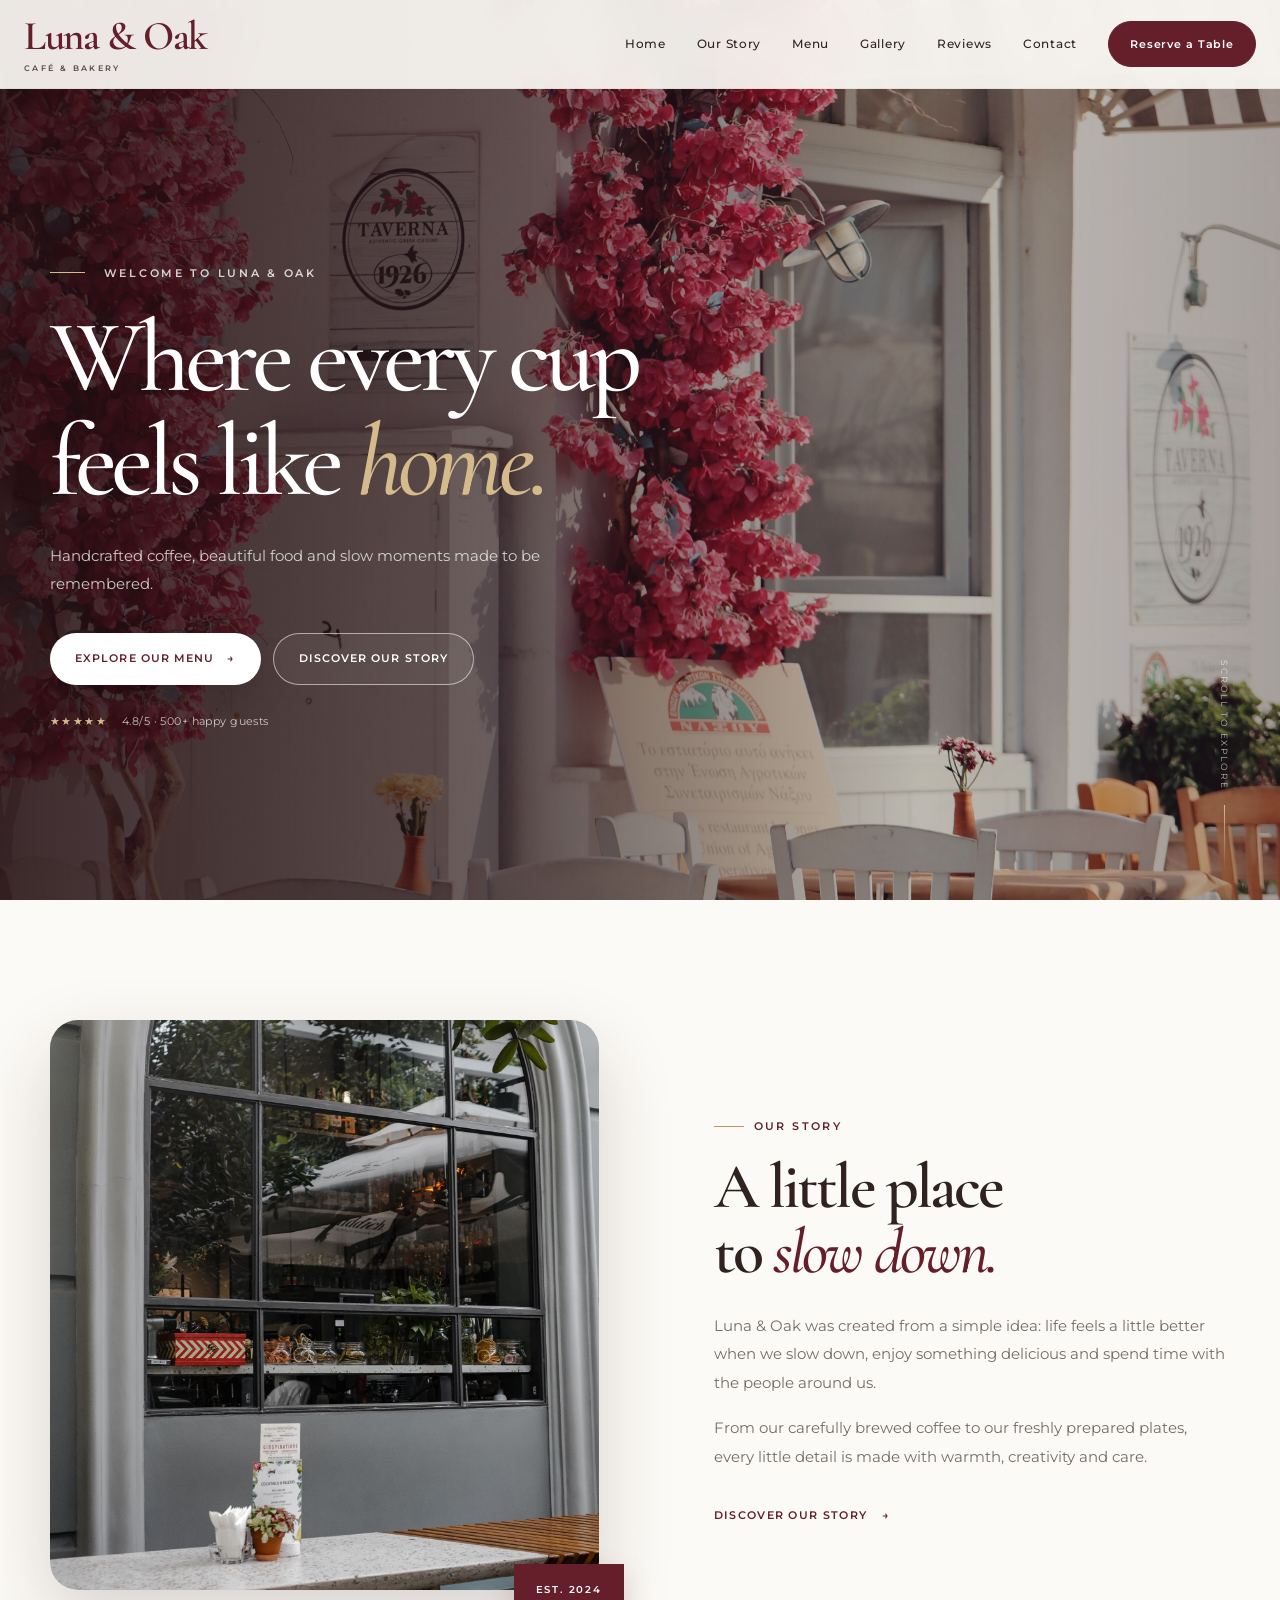
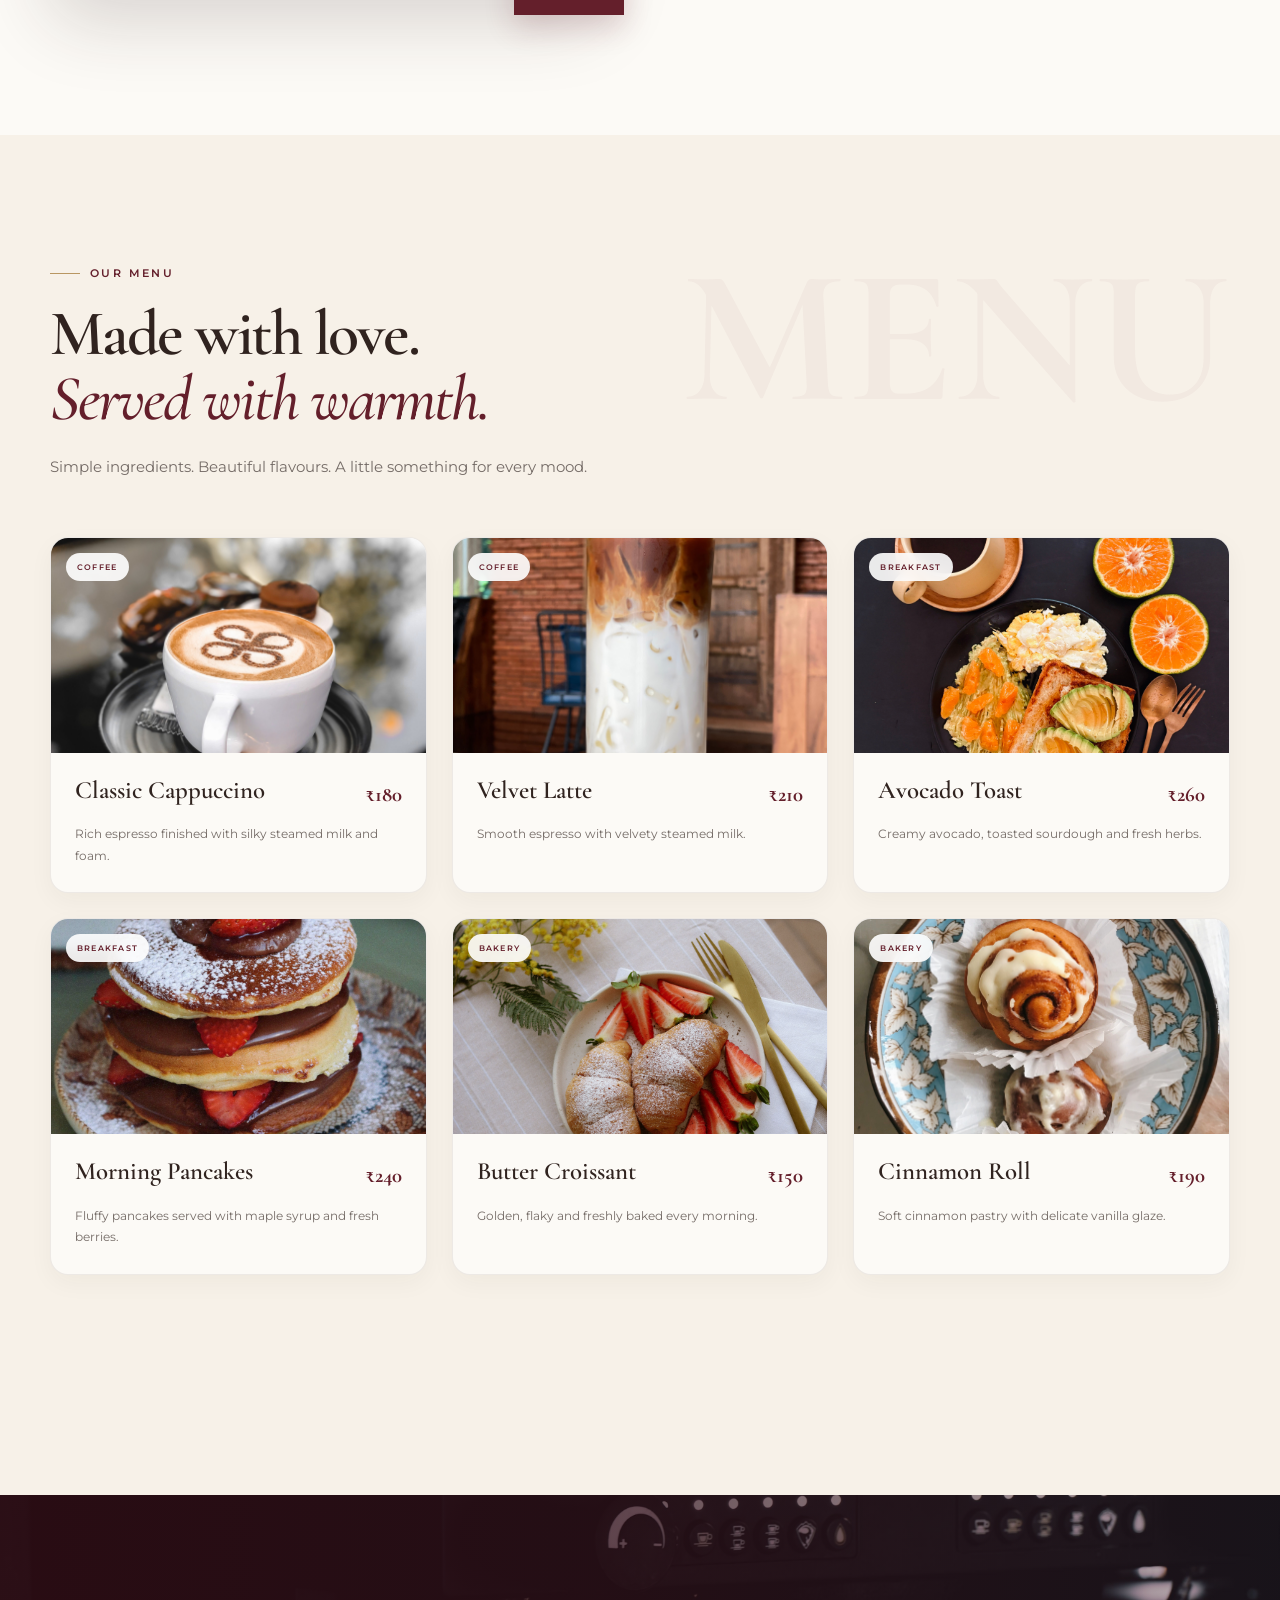
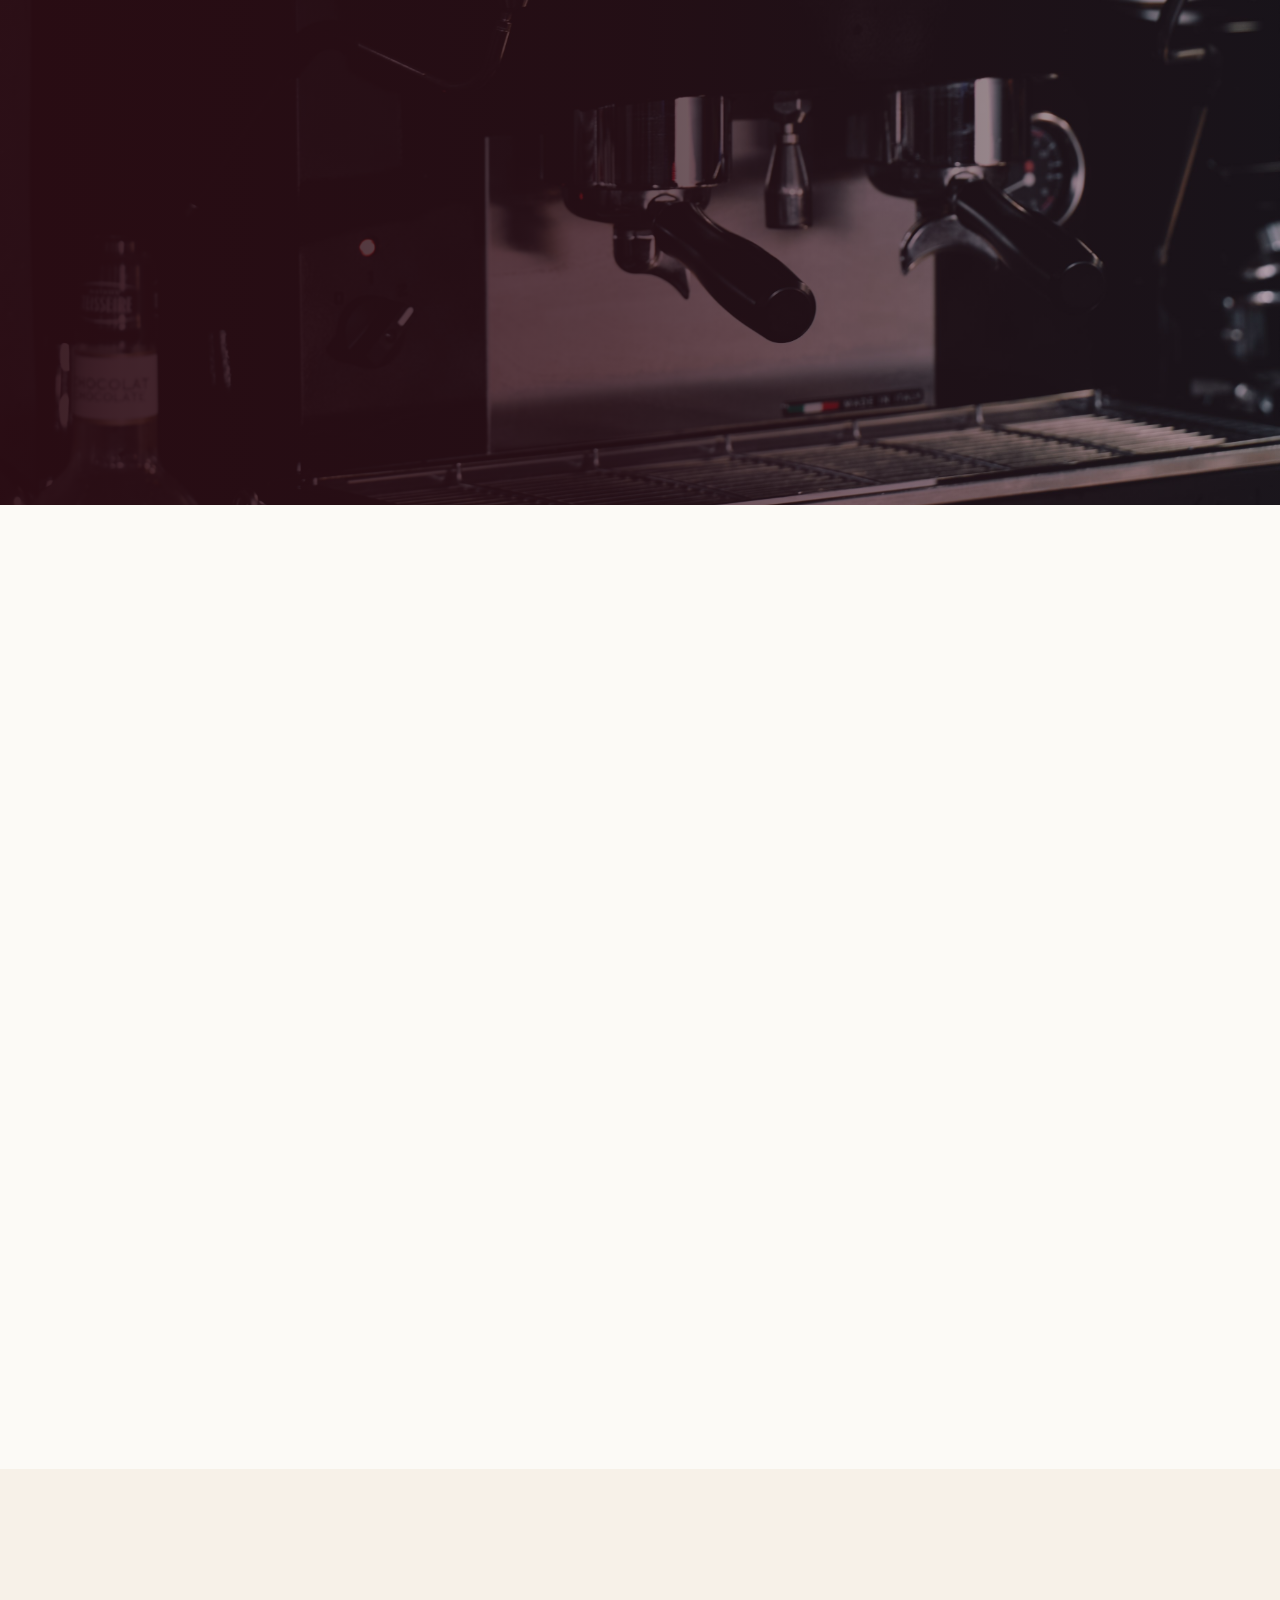
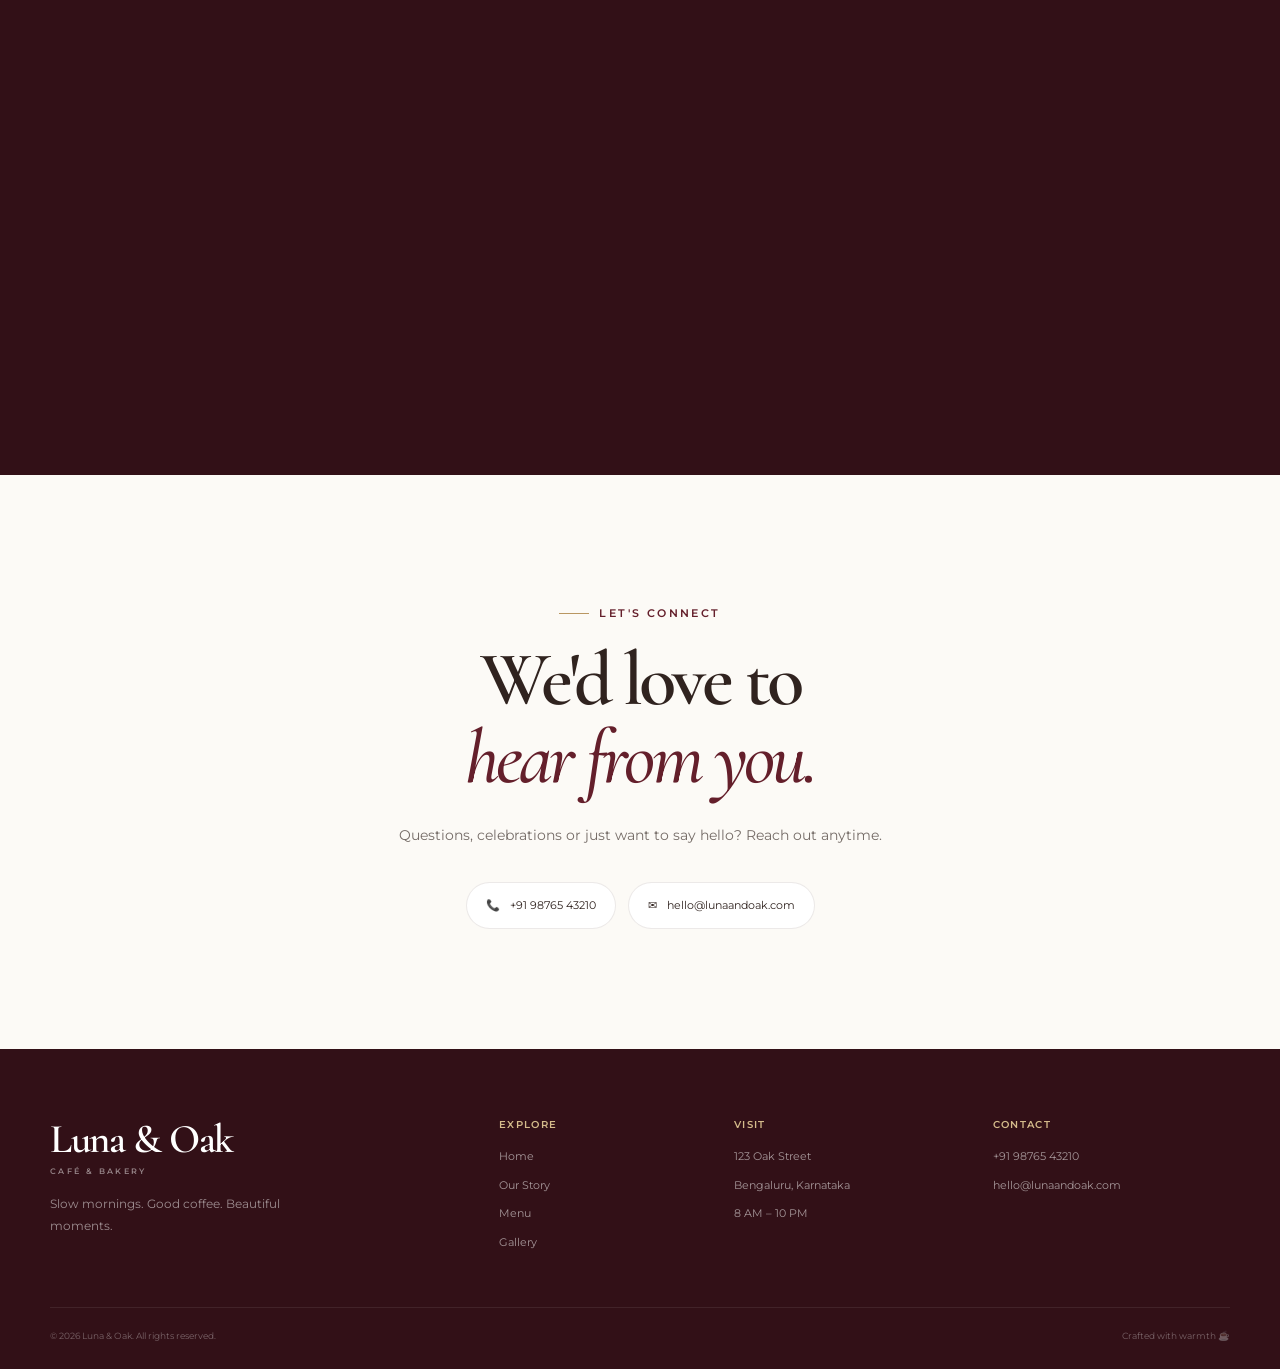
<file: luna-oak-cafe/index.html>
<!DOCTYPE html>
<html lang="en">

<head>
    <meta charset="UTF-8">
    <meta name="viewport" content="width=device-width, initial-scale=1.0">

    <meta
        name="description"
        content="Luna & Oak — an elegant café for handcrafted coffee, beautiful food and warm moments."
    >

    <title>Luna & Oak | Café & Bakery</title>

    <!-- Google Fonts -->
    <link rel="preconnect" href="https://fonts.googleapis.com">
    <link rel="preconnect" href="https://fonts.gstatic.com" crossorigin>

    <link
        href="https://fonts.googleapis.com/css2?family=Cormorant+Garamond:wght@400;500;600;700&family=Montserrat:wght@300;400;500;600&display=swap"
        rel="stylesheet"
    >

    <!-- Main CSS -->
    <link rel="stylesheet" href="style.css">
</head>

<body>

<!-- =========================================================
     NAVIGATION
========================================================= -->

<header class="navbar" id="navbar">

    <div class="nav-container">

        <a href="#home" class="logo">
            <span class="logo-main">Luna & Oak</span>
            <span class="logo-sub">CAFÉ & BAKERY</span>
        </a>

        <nav class="nav-links" id="navLinks">

            <a href="#home">Home</a>
            <a href="#story">Our Story</a>
            <a href="#menu">Menu</a>
            <a href="#gallery">Gallery</a>
            <a href="#reviews">Reviews</a>
            <a href="#contact">Contact</a>

            <button
                class="nav-reserve"
                id="navReserveButton"
                type="button"
            >
                Reserve a Table
            </button>

        </nav>

        <button
            class="mobile-menu"
            id="mobileMenu"
            type="button"
            aria-label="Open menu"
            aria-controls="navLinks"
            aria-expanded="false"
        >
            <span></span>
            <span></span>
            <span></span>
        </button>

    </div>

</header>


<main>

<!-- =========================================================
     HERO
========================================================= -->

<section class="hero" id="home">

    <div class="hero-background">

        <img
            src="./Images/cafe-hero.jpg"
            alt="Beautiful Luna and Oak café interior"
        >

    </div>

    <div class="hero-overlay"></div>

    <div class="hero-content">

        <p class="hero-eyebrow">
            WELCOME TO LUNA & OAK
        </p>

        <h1>
            Where every cup
            <br>
            feels like <em>home.</em>
        </h1>

        <p class="hero-description">
            Handcrafted coffee, beautiful food and
            slow moments made to be remembered.
        </p>

        <div class="hero-buttons">

            <button
                class="button button-primary"
                id="heroMenuButton"
                type="button"
            >
                Explore Our Menu
                <span>→</span>
            </button>

            <button
                class="button button-outline"
                id="heroStoryButton"
                type="button"
            >
                Discover Our Story
            </button>

        </div>

        <div class="hero-rating">

            <span class="stars">★★★★★</span>

            <span>
                4.8/5 · 500+ happy guests
            </span>

        </div>

    </div>

    <div class="hero-scroll">

        <span>SCROLL TO EXPLORE</span>

        <div class="scroll-line"></div>

    </div>

</section>


<!-- =========================================================
     STORY
========================================================= -->

<section class="story-section section" id="story">

    <div class="section-container story-grid">

        <div class="story-image reveal">

            <div class="image-frame">

                <img
                    src="./Images/cafe-window.jpg"
                    alt="Cozy Luna and Oak café window"
                >

            </div>

            <div class="image-label">
                EST. 2024
            </div>

        </div>


        <div class="story-content reveal">

            <p class="section-eyebrow">
                OUR STORY
            </p>

            <h2>
                A little place
                <br>
                to <em>slow down.</em>
            </h2>

            <p>
                Luna & Oak was created from a simple idea:
                life feels a little better when we slow down,
                enjoy something delicious and spend time with
                the people around us.
            </p>

            <p>
                From our carefully brewed coffee to our
                freshly prepared plates, every little detail
                is made with warmth, creativity and care.
            </p>

            <button
                class="text-button"
                id="storyButton"
                type="button"
            >
                Discover our story
                <span>→</span>
            </button>

        </div>

    </div>

</section>


<!-- =========================================================
     MENU
========================================================= -->

<section class="menu-section section" id="menu">

    <div class="section-container">

        <div class="section-heading reveal">

            <p class="section-eyebrow">
                OUR MENU
            </p>

            <h2>
                Made with love.
                <br>
                <em>Served with warmth.</em>
            </h2>

            <p>
                Simple ingredients. Beautiful flavours.
                A little something for every mood.
            </p>

        </div>


        <div class="menu-grid">


            <!-- CARD 1 -->

            <article class="menu-card reveal">

                <div class="menu-image">

                    <img
                        src="./Images/cafe-cappuccino.jpg"
                        alt="Classic cappuccino"
                    >

                    <span class="menu-tag">
                        COFFEE
                    </span>

                    <span class="card-arrow">
                        ↗
                    </span>

                </div>

                <div class="menu-card-content">

                    <div class="menu-title-row">

                        <h3>
                            Classic Cappuccino
                        </h3>

                        <span class="price">
                            ₹180
                        </span>

                    </div>

                    <p>
                        Rich espresso finished with silky
                        steamed milk and foam.
                    </p>

                </div>

            </article>


            <!-- CARD 2 -->

            <article class="menu-card reveal">

                <div class="menu-image">

                    <img
                        src="./Images/cafe-latte.jpg"
                        alt="Creamy café latte"
                    >

                    <span class="menu-tag">
                        COFFEE
                    </span>

                    <span class="card-arrow">
                        ↗
                    </span>

                </div>

                <div class="menu-card-content">

                    <div class="menu-title-row">

                        <h3>
                            Velvet Latte
                        </h3>

                        <span class="price">
                            ₹210
                        </span>

                    </div>

                    <p>
                        Smooth espresso with velvety
                        steamed milk.
                    </p>

                </div>

            </article>


            <!-- CARD 3 -->

            <article class="menu-card reveal">

                <div class="menu-image">

                    <img
                        src="./Images/cafe-avocado-toast.jpg"
                        alt="Fresh avocado toast"
                    >

                    <span class="menu-tag">
                        BREAKFAST
                    </span>

                    <span class="card-arrow">
                        ↗
                    </span>

                </div>

                <div class="menu-card-content">

                    <div class="menu-title-row">

                        <h3>
                            Avocado Toast
                        </h3>

                        <span class="price">
                            ₹260
                        </span>

                    </div>

                    <p>
                        Creamy avocado, toasted sourdough
                        and fresh herbs.
                    </p>

                </div>

            </article>


            <!-- CARD 4 -->

            <article class="menu-card reveal">

                <div class="menu-image">

                    <img
                        src="./Images/cafe-pancakes.jpg"
                        alt="Stack of morning pancakes"
                    >

                    <span class="menu-tag">
                        BREAKFAST
                    </span>

                    <span class="card-arrow">
                        ↗
                    </span>

                </div>

                <div class="menu-card-content">

                    <div class="menu-title-row">

                        <h3>
                            Morning Pancakes
                        </h3>

                        <span class="price">
                            ₹240
                        </span>

                    </div>

                    <p>
                        Fluffy pancakes served with maple
                        syrup and fresh berries.
                    </p>

                </div>

            </article>


            <!-- CARD 5 -->

            <article class="menu-card reveal">

                <div class="menu-image">

                    <img
                        src="./Images/cafe-croissant.jpg"
                        alt="Fresh butter croissant"
                    >

                    <span class="menu-tag">
                        BAKERY
                    </span>

                    <span class="card-arrow">
                        ↗
                    </span>

                </div>

                <div class="menu-card-content">

                    <div class="menu-title-row">

                        <h3>
                            Butter Croissant
                        </h3>

                        <span class="price">
                            ₹150
                        </span>

                    </div>

                    <p>
                        Golden, flaky and freshly baked
                        every morning.
                    </p>

                </div>

            </article>


            <!-- CARD 6 -->

            <article class="menu-card reveal">

                <div class="menu-image">

                    <img
                        src="./Images/cafe-cinnamon-roll.jpg"
                        alt="Fresh cinnamon roll"
                    >

                    <span class="menu-tag">
                        BAKERY
                    </span>

                    <span class="card-arrow">
                        ↗
                    </span>

                </div>

                <div class="menu-card-content">

                    <div class="menu-title-row">

                        <h3>
                            Cinnamon Roll
                        </h3>

                        <span class="price">
                            ₹190
                        </span>

                    </div>

                    <p>
                        Soft cinnamon pastry with delicate
                        vanilla glaze.
                    </p>

                </div>

            </article>

        </div>


        <div class="menu-action reveal">

            <button
                class="button button-maroon"
                id="fullMenuButton"
                type="button"
            >
                View Full Menu
                <span>→</span>
            </button>

        </div>

    </div>

</section>


<!-- =========================================================
     FEATURE EXPERIENCE
========================================================= -->

<section class="feature-section">

    <div class="feature-image">

        <img
            src="./Images/cafe-coffee-bar.jpg"
            alt="Luna and Oak coffee bar"
        >

    </div>

    <div class="feature-overlay"></div>

    <div class="feature-content reveal">

        <p class="section-eyebrow">
            THE LUNA & OAK EXPERIENCE
        </p>

        <h2>
            Come for the coffee.
            <br>
            <em>Stay for the feeling.</em>
        </h2>

        <p>
            A warm corner, a beautiful cup of coffee,
            good food and nowhere else you need to be.
        </p>

        <button
            class="button button-light"
            id="featureReserveButton"
            type="button"
        >
            Find Your Table
            <span>→</span>
        </button>

    </div>

</section>


<!-- =========================================================
     GALLERY
========================================================= -->

<section class="gallery-section section" id="gallery">

    <div class="section-container">

        <div class="section-heading center reveal">

            <p class="section-eyebrow">
                A GLIMPSE INSIDE
            </p>

            <h2>
                Moments at
                <em>Luna & Oak</em>
            </h2>

            <p>
                A few little moments from our favourite place.
            </p>

        </div>


        <div class="gallery-grid">

            <div class="gallery-item gallery-large reveal">

                <img
                    src="./Images/cafe-interior.jpg"
                    alt="Luna and Oak café interior"
                >

                <div class="gallery-caption">
                    The heart of Luna & Oak
                </div>

            </div>


            <div class="gallery-item reveal">

                <img
                    src="./Images/cafe-barista.jpg"
                    alt="Barista preparing coffee"
                >

                <div class="gallery-caption">
                    Crafted with care
                </div>

            </div>


            <div class="gallery-item reveal">

                <img
                    src="./Images/cafe-seating.jpg"
                    alt="Cozy café seating"
                >

                <div class="gallery-caption">
                    Your favourite corner
                </div>

            </div>


            <div class="gallery-item reveal">

                <img
                    src="./Images/cafe-window.jpg"
                    alt="Warm café window"
                >

                <div class="gallery-caption">
                    Slow mornings
                </div>

            </div>


            <div class="gallery-item reveal">

                <img
                    src="./Images/cafe-coffee-bar.jpg"
                    alt="Coffee bar"
                >

                <div class="gallery-caption">
                    Good coffee
                </div>

            </div>

        </div>

    </div>

</section>


<!-- =========================================================
     REVIEWS
========================================================= -->

<section class="reviews-section section" id="reviews">

    <div class="section-container">

        <div class="section-heading center reveal">

            <p class="section-eyebrow">
                KIND WORDS
            </p>

            <h2>
                Loved by our
                <em>guests.</em>
            </h2>

        </div>


        <div class="reviews-grid">


            <article class="review-card reveal">

                <div class="quote-mark">
                    “
                </div>

                <div class="review-stars">
                    ★★★★★
                </div>

                <p>
                    The atmosphere is absolutely beautiful.
                    The coffee was amazing and the staff were
                    so warm and welcoming.
                </p>

                <div class="review-person">

                    <strong>
                        Ananya R.
                    </strong>

                    <span>
                        Bengaluru
                    </span>

                </div>

            </article>


            <article class="review-card reveal">

                <div class="quote-mark">
                    “
                </div>

                <div class="review-stars">
                    ★★★★★
                </div>

                <p>
                    Such a peaceful little café. Perfect for
                    a slow morning and the pancakes were
                    delicious.
                </p>

                <div class="review-person">

                    <strong>
                        Rahul M.
                    </strong>

                    <span>
                        Bengaluru
                    </span>

                </div>

            </article>


            <article class="review-card reveal">

                <div class="quote-mark">
                    “
                </div>

                <div class="review-stars">
                    ★★★★★
                </div>

                <p>
                    Beautiful interiors, great coffee and
                    genuinely lovely food. I will definitely
                    be coming back.
                </p>

                <div class="review-person">

                    <strong>
                        Priya S.
                    </strong>

                    <span>
                        Bengaluru
                    </span>

                </div>

            </article>

        </div>

    </div>

</section>


<!-- =========================================================
     RESERVATION
========================================================= -->

<section
    class="reservation-section section"
    id="reservation"
>

    <div class="section-container reservation-grid">


        <div class="reservation-info reveal">

            <p class="section-eyebrow">
                COME SAY HELLO
            </p>

            <h2>
                Your table
                <br>
                is <em>waiting.</em>
            </h2>

            <p>
                Whether it is your first visit or your
                favourite corner of the week, we would
                love to have you with us.
            </p>


            <div class="contact-details">


                <div class="contact-detail">

                    <span class="detail-icon">
                        📍
                    </span>

                    <div>

                        <strong>
                            Visit Us
                        </strong>

                        <p>
                            123 Oak Street
                            <br>
                            Bengaluru, Karnataka, India
                        </p>

                    </div>

                </div>


                <div class="contact-detail">

                    <span class="detail-icon">
                        🕐
                    </span>

                    <div>

                        <strong>
                            Opening Hours
                        </strong>

                        <p>
                            Monday – Sunday
                            <br>
                            8:00 AM – 10:00 PM
                        </p>

                    </div>

                </div>


                <div class="contact-detail">

                    <span class="detail-icon">
                        📞
                    </span>

                    <div>

                        <strong>
                            Call Us
                        </strong>

                        <p>
                            +91 98765 43210
                        </p>

                    </div>

                </div>


            </div>

        </div>


        <div class="reservation-card reveal">

            <div class="reservation-heading">

                <p class="section-eyebrow">
                    RESERVATIONS
                </p>

                <h3>
                    Reserve your table
                </h3>

                <p>
                    Tell us when you would like to visit.
                </p>

            </div>


            <form id="reservationForm">


                <div class="form-row">

                    <div class="form-group">

                        <label for="guestName">
                            Your Name
                        </label>

                        <input
                            type="text"
                            id="guestName"
                            name="guestName"
                            placeholder="Your name"
                            autocomplete="name"
                            required
                        >

                    </div>


                    <div class="form-group">

                        <label for="guestPhone">
                            Phone
                        </label>

                        <input
                            type="tel"
                            id="guestPhone"
                            name="guestPhone"
                            placeholder="+91"
                            autocomplete="tel"
                            required
                        >

                    </div>

                </div>


                <div class="form-row">

                    <div class="form-group">

                        <label for="reservationDate">
                            Date
                        </label>

                        <input
                            type="date"
                            id="reservationDate"
                            name="reservationDate"
                            required
                        >

                    </div>


                    <div class="form-group">

                        <label for="reservationTime">
                            Time
                        </label>

                        <select
                            id="reservationTime"
                            name="reservationTime"
                            required
                        >

                            <option value="">
                                Select time
                            </option>

                            <option value="8:00 AM">8:00 AM</option>
                            <option value="9:00 AM">9:00 AM</option>
                            <option value="10:00 AM">10:00 AM</option>
                            <option value="11:00 AM">11:00 AM</option>
                            <option value="12:00 PM">12:00 PM</option>
                            <option value="1:00 PM">1:00 PM</option>
                            <option value="2:00 PM">2:00 PM</option>
                            <option value="3:00 PM">3:00 PM</option>
                            <option value="4:00 PM">4:00 PM</option>
                            <option value="5:00 PM">5:00 PM</option>
                            <option value="6:00 PM">6:00 PM</option>
                            <option value="7:00 PM">7:00 PM</option>
                            <option value="8:00 PM">8:00 PM</option>
                            <option value="9:00 PM">9:00 PM</option>

                        </select>

                    </div>

                </div>


                <div class="form-group">

                    <label for="guestCount">
                        Number of Guests
                    </label>

                    <select
                        id="guestCount"
                        name="guestCount"
                        required
                    >

                        <option value="">
                            Select guests
                        </option>

                        <option value="1 Guest">
                            1 Guest
                        </option>

                        <option value="2 Guests">
                            2 Guests
                        </option>

                        <option value="3 Guests">
                            3 Guests
                        </option>

                        <option value="4 Guests">
                            4 Guests
                        </option>

                        <option value="5 Guests">
                            5 Guests
                        </option>

                        <option value="6+ Guests">
                            6+ Guests
                        </option>

                    </select>

                </div>


                <div class="form-group">

                    <label for="reservationMessage">
                        Special Request
                    </label>

                    <textarea
                        id="reservationMessage"
                        name="reservationMessage"
                        rows="4"
                        placeholder="Any special request?"
                    ></textarea>

                </div>


                <button
                    type="submit"
                    class="button button-maroon form-submit"
                >
                    Request Reservation
                    <span>→</span>
                </button>


                <p
                    class="form-message"
                    id="reservationMessageBox"
                    aria-live="polite"
                ></p>


            </form>

        </div>

    </div>

</section>


<!-- =========================================================
     LOCATION
========================================================= -->

<section class="location-section">

    <div class="location-map">

        <iframe
            src="https://www.google.com/maps?q=Bengaluru,Karnataka,India&output=embed"
            loading="lazy"
            title="Luna and Oak location map"
        ></iframe>

    </div>


    <div class="location-content reveal">

        <p class="section-eyebrow">
            FIND US
        </p>

        <h2>
            Come find
            <br>
            <em>your corner.</em>
        </h2>

        <p>
            123 Oak Street
            <br>
            Bengaluru, Karnataka
            <br>
            India
        </p>

        <p>
            Open daily · 8:00 AM – 10:00 PM
        </p>

        <a
            href="https://www.google.com/maps/search/?api=1&query=Bengaluru,Karnataka,India"
            target="_blank"
            rel="noopener noreferrer"
            class="button button-light"
        >
            Open in Google Maps
            <span>↗</span>
        </a>

    </div>

</section>


<!-- =========================================================
     CONTACT
========================================================= -->

<section
    class="contact-section section"
    id="contact"
>

    <div class="section-container">

        <div class="contact-main reveal">

            <p class="section-eyebrow">
                LET'S CONNECT
            </p>

            <h2>
                We'd love to
                <br>
                <em>hear from you.</em>
            </h2>

            <p>
                Questions, celebrations or just want to
                say hello? Reach out anytime.
            </p>


            <div class="contact-actions">

                <a
                    href="tel:+919876543210"
                    class="contact-link"
                >
                    <span>📞</span>
                    +91 98765 43210
                </a>

                <a
                    href="mailto:hello@lunaandoak.com"
                    class="contact-link"
                >
                    <span>✉</span>
                    hello@lunaandoak.com
                </a>

            </div>

        </div>

    </div>

</section>

</main>


<!-- =========================================================
     FOOTER
========================================================= -->

<footer class="footer">

    <div class="footer-container">


        <div class="footer-brand">

            <a
                href="#home"
                class="logo footer-logo"
            >

                <span class="logo-main">
                    Luna & Oak
                </span>

                <span class="logo-sub">
                    CAFÉ & BAKERY
                </span>

            </a>

            <p>
                Slow mornings. Good coffee.
                Beautiful moments.
            </p>

        </div>


        <div class="footer-column">

            <h4>
                Explore
            </h4>

            <a href="#home">
                Home
            </a>

            <a href="#story">
                Our Story
            </a>

            <a href="#menu">
                Menu
            </a>

            <a href="#gallery">
                Gallery
            </a>

        </div>


        <div class="footer-column">

            <h4>
                Visit
            </h4>

            <span>
                123 Oak Street
            </span>

            <span>
                Bengaluru, Karnataka
            </span>

            <span>
                8 AM – 10 PM
            </span>

        </div>


        <div class="footer-column">

            <h4>
                Contact
            </h4>

            <a href="tel:+919876543210">
                +91 98765 43210
            </a>

            <a href="mailto:hello@lunaandoak.com">
                hello@lunaandoak.com
            </a>

        </div>

    </div>


    <div class="footer-bottom">

        <p>
            © 2026 Luna & Oak. All rights reserved.
        </p>

        <p>
            Crafted with warmth ☕
        </p>

    </div>

</footer>


<!-- =========================================================
     FULL MENU MODAL
========================================================= -->

<div
    class="modal"
    id="menuModal"
    aria-hidden="true"
>

    <div class="modal-backdrop"></div>


    <div
        class="modal-content"
        role="dialog"
        aria-modal="true"
        aria-labelledby="menuModalTitle"
    >

        <button
            class="modal-close"
            id="closeMenuModal"
            type="button"
            aria-label="Close menu"
        >
            ×
        </button>


        <div class="modal-header">

            <p class="section-eyebrow">
                LUNA & OAK
            </p>

            <h2 id="menuModalTitle">
                Our Full Menu
            </h2>

            <p>
                Crafted with care. Served with warmth.
            </p>

        </div>


        <div class="full-menu-grid">


            <div class="full-menu-category">

                <h3>
                    ☕ Coffee & Drinks
                </h3>

                <div class="full-menu-item">

                    <div>
                        <strong>
                            Classic Cappuccino
                        </strong>

                        <span>
                            Rich espresso and silky milk foam
                        </span>
                    </div>

                    <b>₹180</b>

                </div>


                <div class="full-menu-item">

                    <div>
                        <strong>
                            Velvet Latte
                        </strong>

                        <span>
                            Smooth espresso and steamed milk
                        </span>
                    </div>

                    <b>₹210</b>

                </div>


                <div class="full-menu-item">

                    <div>
                        <strong>
                            Vanilla Cold Coffee
                        </strong>

                        <span>
                            Chilled coffee with vanilla
                        </span>
                    </div>

                    <b>₹240</b>

                </div>

            </div>


            <div class="full-menu-category">

                <h3>
                    🥐 Breakfast & Bakery
                </h3>

                <div class="full-menu-item">

                    <div>
                        <strong>
                            Butter Croissant
                        </strong>

                        <span>
                            Freshly baked and flaky
                        </span>
                    </div>

                    <b>₹150</b>

                </div>


                <div class="full-menu-item">

                    <div>
                        <strong>
                            Avocado Toast
                        </strong>

                        <span>
                            Sourdough, avocado and herbs
                        </span>
                    </div>

                    <b>₹260</b>

                </div>


                <div class="full-menu-item">

                    <div>
                        <strong>
                            Cinnamon Roll
                        </strong>

                        <span>
                            Soft cinnamon pastry with glaze
                        </span>
                    </div>

                    <b>₹190</b>

                </div>


                <div class="full-menu-item">

                    <div>
                        <strong>
                            Morning Pancakes
                        </strong>

                        <span>
                            Fluffy pancakes and maple syrup
                        </span>
                    </div>

                    <b>₹240</b>

                </div>

            </div>


            <div class="full-menu-category">

                <h3>
                    🍰 Desserts
                </h3>

                <div class="full-menu-item">

                    <div>
                        <strong>
                            Chocolate Cake
                        </strong>

                        <span>
                            Rich chocolate and smooth ganache
                        </span>
                    </div>

                    <b>₹220</b>

                </div>


                <div class="full-menu-item">

                    <div>
                        <strong>
                            Tiramisu
                        </strong>

                        <span>
                            Espresso, mascarpone and cocoa
                        </span>
                    </div>

                    <b>₹280</b>

                </div>


                <div class="full-menu-item">

                    <div>
                        <strong>
                            Classic Cheesecake
                        </strong>

                        <span>
                            Creamy cheesecake with berry topping
                        </span>
                    </div>

                    <b>₹250</b>

                </div>

            </div>


            <div class="full-menu-category">

                <h3>
                    🥗 Fresh Favourites
                </h3>

                <div class="full-menu-item">

                    <div>
                        <strong>
                            Grilled Veggie Bowl
                        </strong>

                        <span>
                            Fresh vegetables and house dressing
                        </span>
                    </div>

                    <b>₹310</b>

                </div>


                <div class="full-menu-item">

                    <div>
                        <strong>
                            Garden Fresh Salad
                        </strong>

                        <span>
                            Crisp greens and seasonal vegetables
                        </span>
                    </div>

                    <b>₹220</b>

                </div>


                <div class="full-menu-item">

                    <div>
                        <strong>
                            Caesar Salad
                        </strong>

                        <span>
                            Lettuce, parmesan and creamy dressing
                        </span>
                    </div>

                    <b>₹260</b>

                </div>

            </div>

        </div>


        <div class="modal-footer">
            Freshly prepared · Made with care
        </div>

    </div>

</div>


<!-- =========================================================
     SUCCESS MODAL
========================================================= -->

<div
    class="modal"
    id="successModal"
    aria-hidden="true"
>

    <div class="modal-backdrop"></div>


    <div
        class="success-modal-content"
        role="dialog"
        aria-modal="true"
        aria-labelledby="successModalTitle"
    >

        <div class="success-icon">
            ✓
        </div>

        <p class="section-eyebrow">
            LUNA & OAK
        </p>

        <h2 id="successModalTitle">
            Request received.
        </h2>

        <p>
            Thank you for choosing Luna & Oak.
            Your reservation request has been received.
        </p>

        <button
            class="button button-maroon"
            id="closeSuccessModal"
            type="button"
        >
            Beautiful
        </button>

    </div>

</div>


<!-- =========================================================
     JAVASCRIPT
========================================================= -->

<script src="script.js"></script>

</body>
</html>
</file>
<file: style.css>
/* =========================================================
   SHINEY — PREMIUM PORTFOLIO
========================================================= */

:root {
    --cream: #f6f1e9;
    --cream-light: #fcfaf6;
    --cream-dark: #e9dfd2;
    --espresso: #211b18;
    --espresso-light: #302621;
    --terracotta: #b85c3b;
    --gold: #c59a58;
    --text: #342c27;
    --muted: #756c65;
    --white: #ffffff;
    --border: rgba(33, 27, 24, 0.13);

    --heading: "Playfair Display", Georgia, serif;
    --body: "DM Sans", Arial, sans-serif;

    --container: 1160px;
}

/* =========================
   RESET
========================= */

* {
    margin: 0;
    padding: 0;
    box-sizing: border-box;
}

html {
    scroll-behavior: smooth;
}

body {
    background: var(--cream-light);
    color: var(--text);
    font-family: var(--body);
    line-height: 1.6;
    overflow-x: hidden;
}

a {
    color: inherit;
}

img {
    display: block;
    max-width: 100%;
}

button {
    font: inherit;
}

::selection {
    background: var(--terracotta);
    color: var(--white);
}

/* =========================
   NAVIGATION
========================= */

.navbar {
    position: fixed;
    top: 0;
    left: 0;
    width: 100%;
    height: 78px;
    z-index: 1000;
    background: rgba(252, 250, 246, 0.90);
    backdrop-filter: blur(18px);
    -webkit-backdrop-filter: blur(18px);
    border-bottom: 1px solid var(--border);
}

.nav-container {
    width: min(var(--container), 90%);
    height: 100%;
    margin: auto;

    display: flex;
    align-items: center;
    justify-content: space-between;
}

.logo {
    font-family: var(--heading);
    font-size: 25px;
    font-weight: 700;
    letter-spacing: 1px;
    text-decoration: none;
    color: var(--espresso);
}

.logo span {
    color: var(--terracotta);
}

.nav-links {
    display: flex;
    align-items: center;
    gap: 32px;
}

.nav-links a {
    position: relative;
    color: var(--text);
    font-size: 11px;
    font-weight: 600;
    text-decoration: none;
    transition: color 0.3s ease;
}

.nav-links a::after {
    content: "";
    position: absolute;
    left: 0;
    bottom: -7px;
    width: 0;
    height: 1px;
    background: var(--terracotta);
    transition: width 0.3s ease;
}

.nav-links a:hover {
    color: var(--terracotta);
}

.nav-links a:hover::after {
    width: 100%;
}

.menu-toggle {
    display: none;
    border: 1px solid var(--border);
    background: transparent;
    color: var(--espresso);
    border-radius: 50%;
    width: 42px;
    height: 42px;
    cursor: pointer;
    font-size: 20px;
}

/* =========================
   SHARED ELEMENTS
========================= */

.eyebrow {
    margin-bottom: 18px;
    color: var(--terracotta);
    font-size: 10px;
    font-weight: 700;
    letter-spacing: 3px;
}

.section-heading {
    width: min(760px, 90%);
    margin: 0 auto 65px;
    text-align: center;
}

.section-heading h2 {
    color: var(--espresso);
    font-family: var(--heading);
    font-size: clamp(45px, 5.5vw, 68px);
    font-weight: 500;
    line-height: 0.98;
    letter-spacing: -2px;
}

.section-heading h2 span {
    color: var(--terracotta);
    font-style: italic;
}

.section-heading p {
    max-width: 570px;
    margin: 22px auto 0;
    color: var(--muted);
    font-size: 13px;
    line-height: 1.9;
}

.btn {
    display: inline-flex;
    align-items: center;
    justify-content: center;

    padding: 14px 23px;

    border-radius: 50px;

    font-size: 11px;
    font-weight: 700;
    text-decoration: none;

    transition:
        transform 0.35s ease,
        background 0.35s ease,
        color 0.35s ease,
        box-shadow 0.35s ease;
}

.btn-primary {
    background: var(--espresso);
    color: var(--white);
}

.btn-primary:hover {
    transform: translateY(-4px);
    background: var(--terracotta);
    box-shadow: 0 15px 35px rgba(184, 92, 59, 0.22);
}

.btn-secondary {
    border: 1px solid var(--border);
    color: var(--espresso);
    background: transparent;
}

.btn-secondary:hover {
    transform: translateY(-4px);
    border-color: var(--terracotta);
    color: var(--terracotta);
}

/* =========================
   HERO
========================= */

.hero-section {
    min-height: 100vh;
    padding: 150px 0 90px;

    display: flex;
    align-items: center;

    background:
        radial-gradient(
            circle at 88% 20%,
            rgba(197, 154, 88, 0.13),
            transparent 28%
        ),
        var(--cream-light);
}

.hero-container {
    width: min(var(--container), 90%);
    margin: auto;

    display: grid;
    grid-template-columns: 1fr 0.92fr;

    align-items: center;

    gap: 80px;
}

.hero-content h1 {
    max-width: 680px;

    color: var(--espresso);

    font-family: var(--heading);
    font-size: clamp(58px, 7vw, 94px);
    font-weight: 500;

    line-height: 0.92;
    letter-spacing: -3.5px;
}

.hero-content h1 span {
    display: block;
    color: var(--terracotta);
    font-style: italic;
}

.hero-content > p {
    max-width: 520px;
    margin: 30px 0 35px;

    color: var(--muted);

    font-size: 14px;
    line-height: 1.9;
}

.hero-buttons {
    display: flex;
    flex-wrap: wrap;
    gap: 12px;
}

.hero-visual {
    position: relative;
}

.browser-window {
    position: relative;

    overflow: hidden;

    background: var(--white);

    border: 1px solid var(--border);
    border-radius: 22px;

    box-shadow: 0 40px 100px rgba(33, 27, 24, 0.16);

    transform: rotate(1.2deg);

    transition:
        transform 0.6s ease,
        box-shadow 0.6s ease;
}

.browser-window:hover {
    transform: rotate(0) translateY(-9px);

    box-shadow:
        0 50px 115px rgba(33, 27, 24, 0.20);
}

.browser-top,
.work-browser-top {
    height: 43px;

    padding: 0 15px;

    display: flex;
    align-items: center;

    gap: 15px;

    background: #eee8df;

    border-bottom: 1px solid var(--border);
}

.browser-dots {
    display: flex;
    gap: 6px;
    flex-shrink: 0;
}

.browser-dots span {
    width: 7px;
    height: 7px;

    border-radius: 50%;

    background: #aaa099;
}

.browser-address {
    height: 23px;
    flex: 1;

    display: flex;
    align-items: center;

    padding: 0 10px;

    border-radius: 5px;

    background: rgba(33, 27, 24, 0.06);

    color: rgba(33, 27, 24, 0.48);

    font-size: 9px;
}

.browser-content {
    min-height: 430px;

    padding: 55px 45px;

    display: flex;
    flex-direction: column;
    justify-content: center;

    background:
        linear-gradient(
            135deg,
            rgba(255, 255, 255, 0.8),
            rgba(239, 227, 211, 0.8)
        ),
        var(--cream);
}

.browser-label {
    margin-bottom: 14px;

    color: var(--terracotta);

    font-size: 9px;
    font-weight: 700;
    letter-spacing: 2.5px;
}

.browser-content h3 {
    color: var(--espresso);

    font-family: var(--heading);

    font-size: clamp(34px, 4vw, 50px);
    font-weight: 500;

    line-height: 1.02;
}

.browser-content p {
    max-width: 360px;

    margin: 18px 0 25px;

    color: var(--muted);

    font-size: 12px;
}

.browser-button {
    width: fit-content;

    padding: 11px 17px;

    border-radius: 50px;

    background: var(--espresso);

    color: var(--white);

    font-size: 9px;
    font-weight: 700;
}

/* =========================
   STATS
========================= */

.stats-section {
    padding: 0;

    background: var(--espresso);

    color: var(--white);
}

.stats-container {
    width: min(1050px, 90%);
    margin: auto;

    display: grid;
    grid-template-columns: repeat(3, 1fr);
}

.stat {
    padding: 28px 20px;

    text-align: center;

    border-right: 1px solid rgba(255, 255, 255, 0.10);
}

.stat:last-child {
    border-right: none;
}

.stat strong {
    display: block;

    margin-bottom: 3px;

    font-family: var(--heading);

    font-size: 34px;
    font-weight: 500;
}

.stat span {
    color: rgba(255, 255, 255, 0.48);

    font-size: 9px;
    font-weight: 700;

    letter-spacing: 2px;

    text-transform: uppercase;
}

/* =========================
   SERVICES
========================= */

.services-section {
    padding: 125px 0;

    background: var(--cream);
}

.services-grid {
    width: min(1100px, 90%);
    margin: auto;

    display: grid;
    grid-template-columns: repeat(3, 1fr);

    gap: 18px;
}

.service-card {
    position: relative;

    min-height: 340px;

    padding: 32px 30px;

    overflow: hidden;

    background: var(--cream-light);

    border: 1px solid var(--border);
    border-radius: 21px;

    transition:
        transform 0.45s ease,
        box-shadow 0.45s ease,
        border-color 0.45s ease;
}

.service-card::before {
    content: "";

    position: absolute;

    top: 0;
    left: 0;

    width: 100%;
    height: 3px;

    background: var(--terracotta);

    transform: scaleX(0);
    transform-origin: left;

    transition: transform 0.45s ease;
}

.service-card:hover {
    transform: translateY(-10px);

    border-color: rgba(184, 92, 59, 0.30);

    box-shadow:
        0 25px 65px rgba(33, 27, 24, 0.11);
}

.service-card:hover::before {
    transform: scaleX(1);
}

.service-number {
    color: var(--gold);

    font-family: var(--heading);

    font-size: 18px;
}

.service-card h3 {
    margin-top: 80px;
    margin-bottom: 14px;

    color: var(--espresso);

    font-family: var(--heading);

    font-size: 30px;
    font-weight: 500;

    line-height: 1.1;
}

.service-card p {
    max-width: 280px;

    color: var(--muted);

    font-size: 12px;

    line-height: 1.85;
}

.service-arrow {
    position: absolute;

    right: 28px;
    bottom: 27px;

    color: var(--terracotta);

    font-size: 20px;

    transition: transform 0.3s ease;
}

.service-card:hover .service-arrow {
    transform: translateX(7px);
}

/* =========================
   WORK
========================= */

.work-section {
    padding: 125px 0;

    background: var(--cream-light);
}

.work-card {
    width: min(1120px, 90%);

    margin: auto;

    overflow: hidden;

    background: var(--espresso);

    border-radius: 25px;

    box-shadow:
        0 35px 90px rgba(33, 27, 24, 0.16);
}

.work-browser {
    margin: 30px 30px 0;

    overflow: hidden;

    background: var(--white);

    border-radius: 15px 15px 0 0;
}

.work-preview {
    min-height: 370px;

    display: flex;
    align-items: flex-end;

    padding: 45px;

    background:
        radial-gradient(
            circle at 80% 20%,
            rgba(196, 154, 90, 0.20),
            transparent 30%
        ),
        linear-gradient(
            135deg,
            #efe6d9,
            #d7c5b0
        );
}

.work-preview-content {
    max-width: 570px;
}

.work-preview .eyebrow {
    margin-bottom: 12px;

    color: var(--terracotta);
}

.work-preview h3 {
    color: var(--espresso);

    font-family: var(--heading);

    font-size: clamp(42px, 5vw, 68px);
    font-weight: 500;

    line-height: 0.94;
}

.work-preview p {
    max-width: 500px;

    margin-top: 20px;

    color: #5f554d;

    font-size: 12px;
    line-height: 1.8;
}

.work-info {
    min-height: 245px;

    padding: 45px 50px;

    display: flex;
    align-items: flex-end;
    justify-content: space-between;

    gap: 40px;
}

.project-label {
    margin-bottom: 12px;

    color: var(--gold);

    font-size: 9px;
    font-weight: 700;

    letter-spacing: 2px;
}

.work-info h3 {
    margin-bottom: 14px;

    color: var(--white);

    font-family: var(--heading);

    font-size: 36px;
    font-weight: 500;
}

.work-info p {
    max-width: 560px;

    color: rgba(255, 255, 255, 0.58);

    font-size: 12px;

    line-height: 1.8;
}

/* =========================
   PRICING
========================= */

.pricing-section {
    padding: 125px 0;

    background: var(--cream);
}

.pricing-container {
    width: min(1100px, 90%);

    margin: auto;

    display: grid;

    grid-template-columns: repeat(3, 1fr);

    gap: 18px;
}

.pricing-block {
    position: relative;

    min-height: 425px;

    padding: 32px 30px 28px;

    display: flex;
    flex-direction: column;

    overflow: hidden;

    background: var(--cream-light);

    border: 1px solid var(--border);

    border-radius: 21px;

    transition:
        transform 0.45s ease,
        box-shadow 0.45s ease,
        border-color 0.45s ease;

    animation: priceFloat 6s ease-in-out infinite;
}

.pricing-block:nth-child(2) {
    animation-delay: -2s;
}

.pricing-block:nth-child(3) {
    animation-delay: -4s;
}

.pricing-block:hover {
    transform: translateY(-11px);

    border-color: rgba(184, 92, 59, 0.35);

    box-shadow:
        0 30px 70px rgba(33, 27, 24, 0.12);
}

.pricing-top {
    display: flex;
    justify-content: space-between;
    align-items: center;

    padding-bottom: 20px;

    border-bottom: 1px solid var(--border);
}

.pricing-number {
    color: var(--gold);

    font-family: var(--heading);

    font-size: 17px;
}

.pricing-label {
    color: var(--terracotta);

    font-size: 9px;
    font-weight: 700;

    letter-spacing: 2px;
}

.pricing-content {
    flex: 1;

    padding-top: 30px;
}

.pricing-content h3 {
    margin-bottom: 13px;

    color: var(--espresso);

    font-family: var(--heading);

    font-size: 34px;
    font-weight: 500;
}

.pricing-content p {
    max-width: 290px;

    color: var(--muted);

    font-size: 12px;

    line-height: 1.8;
}

.pricing-cost {
    display: grid;

    grid-template-columns: 1fr 1fr;

    gap: 14px;

    padding: 19px 0;

    border-top: 1px solid var(--border);
}

.pricing-cost div {
    display: flex;
    flex-direction: column;

    gap: 4px;
}

.pricing-cost small {
    color: var(--muted);

    font-size: 8px;
    font-weight: 700;

    letter-spacing: 1.5px;
}

.pricing-cost strong {
    color: var(--espresso);

    font-family: var(--heading);

    font-size: 21px;
    font-weight: 500;
}

.pricing-link {
    display: flex;
    align-items: center;
    justify-content: space-between;

    padding-top: 16px;

    border-top: 1px solid var(--border);

    color: var(--espresso);

    font-size: 10px;
    font-weight: 700;

    text-decoration: none;
}

.pricing-link span {
    font-size: 17px;

    transition: transform 0.3s ease;
}

.pricing-link:hover {
    color: var(--terracotta);
}

.pricing-link:hover span {
    transform: translateX(7px);
}

.pricing-block-featured {
    background: var(--espresso);

    border-color: var(--espresso);

    box-shadow:
        0 25px 65px rgba(33, 27, 24, 0.20);
}

.pricing-block-featured:hover {
    border-color: var(--gold);
}

.pricing-block-featured .pricing-top,
.pricing-block-featured .pricing-cost,
.pricing-block-featured .pricing-link {
    border-color: rgba(255, 255, 255, 0.12);
}

.pricing-block-featured .pricing-number,
.pricing-block-featured .pricing-label {
    color: var(--gold);
}

.pricing-block-featured .pricing-content h3,
.pricing-block-featured .pricing-cost strong,
.pricing-block-featured .pricing-link {
    color: var(--white);
}

.pricing-block-featured .pricing-content p {
    color: rgba(255, 255, 255, 0.58);
}

.pricing-block-featured .pricing-cost small {
    color: rgba(255, 255, 255, 0.40);
}

.pricing-block-featured .pricing-link:hover {
    color: var(--gold);
}

.pricing-glow {
    position: absolute;

    top: -100px;
    right: -80px;

    width: 190px;
    height: 190px;

    border-radius: 50%;

    background: rgba(197, 154, 88, 0.17);

    filter: blur(30px);

    pointer-events: none;

    animation: glow 5s ease-in-out infinite;
}

.pricing-note {
    width: min(780px, 90%);

    margin: 35px auto 0;

    padding: 16px 18px;

    display: flex;

    gap: 10px;

    background: rgba(197, 154, 88, 0.07);

    border-left: 2px solid var(--gold);
}

.pricing-note > span {
    color: var(--gold);
}

.pricing-note p {
    color: var(--muted);

    font-size: 10px;

    line-height: 1.7;
}

/* =========================
   PROCESS
========================= */

.process-section {
    padding: 125px 0;

    background: var(--cream-light);
}

.process-grid {
    width: min(1080px, 90%);

    margin: auto;

    display: grid;

    grid-template-columns: repeat(4, 1fr);

    border-top: 1px solid var(--border);
}

.process-card {
    min-height: 285px;

    padding: 28px 25px 25px 0;

    border-right: 1px solid var(--border);
}

.process-card:not(:first-child) {
    padding-left: 25px;
}

.process-card:last-child {
    border-right: none;
}

.process-card > span {
    color: var(--gold);

    font-family: var(--heading);

    font-size: 17px;
}

.process-card h3 {
    margin: 65px 0 12px;

    color: var(--espresso);

    font-family: var(--heading);

    font-size: 27px;
    font-weight: 500;
}

.process-card p {
    color: var(--muted);

    font-size: 11px;

    line-height: 1.8;
}

/* =========================
   ABOUT
========================= */

.about-section {
    padding: 130px 0;

    background: var(--cream-dark);
}

.about-container {
    width: min(1050px, 90%);

    margin: auto;

    display: grid;

    grid-template-columns: 1.15fr 0.85fr;

    gap: 90px;

    align-items: center;
}

.about-content h2 {
    margin: 12px 0 25px;

    color: var(--espresso);

    font-family: var(--heading);

    font-size: clamp(48px, 5.5vw, 70px);
    font-weight: 500;

    line-height: 0.95;
}

.about-content h2 span {
    display: block;

    color: var(--terracotta);

    font-style: italic;
}

.about-content p {
    max-width: 610px;

    margin-bottom: 16px;

    color: var(--muted);

    font-size: 13px;

    line-height: 1.9;
}

.about-visual {
    display: flex;
    justify-content: center;
}

.about-card {
    position: relative;

    width: min(330px, 100%);

    aspect-ratio: 1 / 1.12;

    padding: 38px;

    display: flex;
    flex-direction: column;
    justify-content: flex-end;

    overflow: hidden;

    background: var(--espresso);

    border-radius: 50% 50% 20px 20px;

    box-shadow:
        0 35px 80px rgba(33, 27, 24, 0.18);
}

.about-card::before {
    content: "";

    position: absolute;

    width: 180px;
    height: 180px;

    top: -65px;
    right: -55px;

    border-radius: 50%;

    background: rgba(197, 154, 88, 0.15);

    filter: blur(15px);
}

.about-mark {
    position: absolute;

    top: 42px;
    left: 38px;

    color: var(--gold);

    font-family: var(--heading);

    font-size: 74px;

    font-style: italic;
}

.about-card h3 {
    color: var(--white);

    font-family: var(--heading);

    font-size: 32px;
    font-weight: 500;
}

.about-card p {
    margin-top: 5px;

    color: rgba(255, 255, 255, 0.48);

    font-size: 11px;
}

/* =========================
   WHY SHINEY
========================= */

.why-section {
    padding: 125px 0;

    background: var(--espresso);
}

.why-section .section-heading h2 {
    color: var(--white);
}

.why-section .section-heading p {
    color: rgba(255, 255, 255, 0.55);
}

.why-grid {
    width: min(1080px, 90%);

    margin: auto;

    display: grid;

    grid-template-columns: repeat(4, 1fr);
}

.why-card {
    min-height: 280px;

    padding: 30px;

    border-right: 1px solid rgba(255, 255, 255, 0.10);

    transition:
        background 0.4s ease,
        transform 0.4s ease;
}

.why-card:last-child {
    border-right: none;
}

.why-card:hover {
    background: rgba(255, 255, 255, 0.035);

    transform: translateY(-5px);
}

.why-icon {
    color: var(--gold);

    font-family: var(--heading);

    font-size: 21px;
}

.why-card h3 {
    margin: 60px 0 13px;

    color: var(--white);

    font-family: var(--heading);

    font-size: 24px;
    font-weight: 500;
}

.why-card p {
    color: rgba(255, 255, 255, 0.52);

    font-size: 11px;

    line-height: 1.8;
}

/* =========================
   CONTACT
========================= */

.contact-section {
    padding: 150px 0;

    background:
        radial-gradient(
            circle at 50% 0%,
            rgba(197, 154, 88, 0.13),
            transparent 34%
        ),
        var(--cream-light);
}

.contact-container {
    width: min(960px, 90%);

    margin: auto;

    text-align: center;
}

.contact-content > h2 {
    color: var(--espresso);

    font-family: var(--heading);

    font-size: clamp(55px, 8vw, 95px);
    font-weight: 500;

    line-height: 0.91;

    letter-spacing: -3px;
}

.contact-content > h2 span {
    display: block;

    color: var(--terracotta);

    font-style: italic;
}

.contact-content > p {
    max-width: 590px;

    margin: 30px auto 40px;

    color: var(--muted);

    font-size: 13px;

    line-height: 1.9;
}

.contact-buttons {
    display: grid;

    grid-template-columns: repeat(3, 1fr);

    gap: 12px;
}

.contact-button {
    min-height: 92px;

    padding: 17px 19px;

    display: flex;
    align-items: center;

    gap: 14px;

    text-align: left;

    background: var(--cream);

    border: 1px solid var(--border);

    border-radius: 16px;

    text-decoration: none;

    transition:
        transform 0.35s ease,
        background 0.35s ease,
        border-color 0.35s ease,
        box-shadow 0.35s ease;
}

.contact-button > span {
    color: var(--terracotta);

    font-size: 20px;
}

.contact-button small {
    display: block;

    margin-bottom: 4px;

    color: var(--muted);

    font-size: 8px;
    font-weight: 700;

    letter-spacing: 1.5px;
}

.contact-button strong {
    display: block;

    color: var(--espresso);

    font-size: 10px;

    word-break: break-word;
}

.contact-button:hover {
    transform: translateY(-6px);

    border-color: rgba(184, 92, 59, 0.30);

    background: var(--white);

    box-shadow:
        0 20px 45px rgba(33, 27, 24, 0.10);
}

/* =========================
   FOOTER
========================= */

.footer {
    padding: 45px 0 25px;

    background: var(--espresso);

    color: var(--white);
}

.footer-container {
    width: min(var(--container), 90%);

    margin: auto;

    display: grid;

    grid-template-columns: 1fr auto auto;

    align-items: center;

    gap: 60px;
}

.footer-brand .logo {
    color: var(--white);
}

.footer-brand p {
    margin-top: 5px;

    color: rgba(255, 255, 255, 0.40);

    font-size: 9px;
}

.footer-links,
.footer-social {
    display: flex;

    gap: 20px;
}

.footer-links a,
.footer-social a {
    color: rgba(255, 255, 255, 0.52);

    font-size: 9px;

    text-decoration: none;

    transition: color 0.3s ease;
}

.footer-links a:hover,
.footer-social a:hover {
    color: var(--gold);
}

.footer-bottom {
    width: min(var(--container), 90%);

    margin: 35px auto 0;

    padding-top: 20px;

    display: flex;

    justify-content: space-between;

    gap: 20px;

    border-top: 1px solid rgba(255, 255, 255, 0.09);
}

.footer-bottom p {
    color: rgba(255, 255, 255, 0.30);

    font-size: 8px;
}

/* =========================
   ANIMATIONS
========================= */

@keyframes priceFloat {
    0%,
    100% {
        transform: translateY(0);
    }

    50% {
        transform: translateY(-5px);
    }
}

@keyframes glow {
    0%,
    100% {
        transform: translate(0, 0) scale(1);
        opacity: 0.6;
    }

    50% {
        transform: translate(-15px, 15px) scale(1.15);
        opacity: 1;
    }
}

/* =========================
   TABLET
========================= */

@media (max-width: 1000px) {

    .hero-container {
        gap: 45px;
    }

    .hero-content h1 {
        font-size: 67px;
    }

    .services-grid {
        grid-template-columns: 1fr 1fr;
    }

    .services-grid .service-card:last-child {
        grid-column: 1 / -1;
    }

    .pricing-container {
        grid-template-columns: 1fr;

        width: min(520px, 90%);
    }

    .process-grid {
        grid-template-columns: 1fr 1fr;
    }

    .process-card:nth-child(2) {
        border-right: none;
    }

    .why-grid {
        grid-template-columns: 1fr 1fr;
    }

    .why-card:nth-child(2) {
        border-right: none;
    }

    .why-card:nth-child(-n + 2) {
        border-bottom: 1px solid rgba(255, 255, 255, 0.10);
    }

    .about-container {
        gap: 50px;
    }
}

/* =========================
   MOBILE
========================= */

@media (max-width: 760px) {

    .navbar {
        height: 70px;
    }

    .nav-container {
        width: 90%;
    }

    .menu-toggle {
        display: block;
    }

    .nav-links {
        position: absolute;

        top: 82px;
        left: 5%;

        width: 90%;

        padding: 25px;

        display: none;

        flex-direction: column;
        align-items: flex-start;

        gap: 20px;

        background: var(--cream-light);

        border: 1px solid var(--border);

        border-radius: 18px;

        box-shadow:
            0 25px 60px rgba(33, 27, 24, 0.13);
    }

    .nav-links.active {
        display: flex;
    }

    .hero-section {
        min-height: auto;

        padding: 120px 0 75px;
    }

    .hero-container {
        grid-template-columns: 1fr;

        gap: 55px;
    }

    .hero-content h1 {
        font-size: clamp(49px, 14vw, 70px);

        letter-spacing: -2px;
    }

    .browser-window {
        transform: none;
    }

    .stats-container {
        grid-template-columns: 1fr;
    }

    .stat {
        border-right: none;

        border-bottom:
            1px solid rgba(255, 255, 255, 0.10);
    }

    .stat:last-child {
        border-bottom: none;
    }

    .services-section,
    .work-section,
    .pricing-section,
    .process-section,
    .about-section,
    .why-section {
        padding: 90px 0;
    }

    .section-heading {
        margin-bottom: 45px;
    }

    .section-heading h2 {
        font-size: 43px;
    }

    .services-grid {
        grid-template-columns: 1fr;
    }

    .services-grid .service-card:last-child {
        grid-column: auto;
    }

    .service-card {
        min-height: 290px;
    }

    .service-card h3 {
        margin-top: 60px;
    }

    .work-card {
        width: 90%;
    }

    .work-browser {
        margin: 15px 15px 0;
    }

    .work-preview {
        min-height: 300px;

        padding: 30px;
    }

    .work-preview h3 {
        font-size: 45px;
    }

    .work-info {
        min-height: auto;

        padding: 38px 30px;

        flex-direction: column;

        align-items: flex-start;
    }

    .work-info h3 {
        font-size: 32px;
    }

    .pricing-block {
        min-height: 395px;
    }

    .process-grid {
        grid-template-columns: 1fr;

        border-top: none;
    }

    .process-card,
    .process-card:not(:first-child) {
        min-height: auto;

        padding: 25px 0;

        border-right: none;

        border-bottom:
            1px solid var(--border);
    }

    .process-card:last-child {
        border-bottom: none;
    }

    .process-card h3 {
        margin-top: 35px;
    }

    .about-container {
        grid-template-columns: 1fr;

        gap: 45px;
    }

    .about-content h2 {
        font-size: 48px;
    }

    .about-card {
        width: min(300px, 100%);
    }

    .why-grid {
        grid-template-columns: 1fr;
    }

    .why-card,
    .why-card:nth-child(2) {
        min-height: auto;

        padding: 30px 0;

        border-right: none;

        border-bottom:
            1px solid rgba(255, 255, 255, 0.10);
    }

    .why-card:last-child {
        border-bottom: none;
    }

    .why-card h3 {
        margin-top: 35px;
    }

    .contact-section {
        padding: 110px 0;
    }

    .contact-content > h2 {
        font-size: 56px;

        letter-spacing: -1.5px;
    }

    .contact-buttons {
        grid-template-columns: 1fr;
    }

    .footer-container {
        grid-template-columns: 1fr;

        gap: 25px;

        text-align: center;
    }

    .footer-links,
    .footer-social {
        justify-content: center;

        flex-wrap: wrap;
    }

    .footer-bottom {
        flex-direction: column;

        text-align: center;
    }
}

/* =========================
   SMALL MOBILE
========================= */

@media (max-width: 450px) {

    .hero-content h1 {
        font-size: 46px;
    }

    .hero-buttons {
        flex-direction: column;

        align-items: stretch;
    }

    .btn {
        width: 100%;
    }

    .section-heading h2 {
        font-size: 38px;
    }

    .work-preview h3 {
        font-size: 39px;
    }

    .pricing-cost {
        grid-template-columns: 1fr;
    }

    .contact-content > h2 {
        font-size: 45px;
    }

    .browser-content {
        padding: 40px 25px;
    }
}
/* =========================================
   SHINEY — SLIGHTLY LARGER TYPOGRAPHY
========================================= */

/* Navigation */
.nav-links a {
    font-size: 12px;
}

/* Small labels */
.eyebrow {
    font-size: 11px;
}

/* Hero */
.hero-content > p {
    font-size: 15px;
}

/* Hero browser */
.browser-address {
    font-size: 10px;
}

.browser-label {
    font-size: 10px;
}

.browser-content p {
    font-size: 13px;
}

.browser-button {
    font-size: 10px;
}

/* Stats */
.stat span {
    font-size: 10px;
}

/* Services */
.service-card p {
    font-size: 13px;
}

.service-arrow {
    font-size: 21px;
}

/* Project */
.project-label {
    font-size: 10px;
}

.work-preview p {
    font-size: 13px;
}

.work-info p {
    font-size: 13px;
}

/* Pricing */
.pricing-label {
    font-size: 10px;
}

.pricing-content p {
    font-size: 13px;
}

.pricing-cost small {
    font-size: 9px;
}

.pricing-link {
    font-size: 11px;
}

.pricing-note p {
    font-size: 11px;
}

/* Process */
.process-card p {
    font-size: 12px;
}

/* About */
.about-content p {
    font-size: 14px;
}

.about-card p {
    font-size: 12px;
}

/* Why Shiney */
.why-card p {
    font-size: 12px;
}

/* Contact */
.contact-content > p {
    font-size: 14px;
}

.contact-button small {
    font-size: 9px;
}

.contact-button strong {
    font-size: 11px;
}

/* Footer */
.footer-brand p,
.footer-links a,
.footer-social a {
    font-size: 10px;
}

.footer-bottom p {
    font-size: 9px;
}
</file>
<file: bella-vista-restaurant/style.css>
/* =========================================
   BELLA VISTA ITALIAN KITCHEN
   PREMIUM RESTAURANT WEBSITE
========================================= */


/* =========================================
   GOOGLE FONT IMPORT
========================================= */

@import url('https://fonts.googleapis.com/css2?family=DM+Sans:wght@400;500;600;700&family=Playfair+Display:wght@500;600;700&display=swap');


/* =========================================
   ROOT VARIABLES
========================================= */

:root {

    --cream: #f8f3eb;
    --cream-light: #fcfaf6;
    --white: #ffffff;

    --espresso: #2b211c;
    --espresso-light: #51443c;

    --terracotta: #b75c3c;
    --terracotta-dark: #93472f;

    --gold: #b8955b;

    --border: #e8ded2;

    --shadow-soft:
        0 15px 40px rgba(43, 33, 28, 0.08);

    --shadow-card:
        0 12px 30px rgba(43, 33, 28, 0.10);

    --heading:
        "Playfair Display",
        Georgia,
        serif;

    --body:
        "DM Sans",
        Arial,
        sans-serif;

}


/* =========================================
   RESET
========================================= */

* {
    margin: 0;
    padding: 0;
    box-sizing: border-box;
}


html {
    scroll-behavior: smooth;
}


body {

    font-family: var(--body);

    background: var(--cream-light);

    color: var(--espresso);

    line-height: 1.7;

    overflow-x: hidden;

}


img {

    width: 100%;

    display: block;

}


button,
input,
select,
textarea {

    font: inherit;

}


button {

    cursor: pointer;

}


a {

    text-decoration: none;

    color: inherit;

}


/* =========================================
   CONTAINER
========================================= */

.nav-container,
.quick-info-container,
.story-container,
.contact-container,
.about-container,
.reservation-container {

    width: min(1180px, 92%);

    margin: 0 auto;

}


/* =========================================
   NAVIGATION
========================================= */

.navbar {

    position: sticky;

    top: 0;

    z-index: 1000;

    background:
        rgba(252, 250, 246, 0.94);

    backdrop-filter: blur(14px);

    border-bottom:
        1px solid rgba(232, 222, 210, 0.8);

}


.nav-container {

    min-height: 82px;

    display: flex;

    align-items: center;

    justify-content: space-between;

    gap: 30px;

}


/* LOGO */

.logo {

    display: flex;

    flex-direction: column;

    line-height: 1;

}


.logo-main {

    font-family: var(--heading);

    font-size: 25px;

    font-weight: 700;

    letter-spacing: -0.5px;

}


.logo-sub {

    margin-top: 6px;

    font-size: 8px;

    font-weight: 700;

    letter-spacing: 3px;

    color: var(--terracotta);

}


/* NAV LINKS */

.nav-links {

    display: flex;

    align-items: center;

    gap: 25px;

}


.nav-links a {

    font-size: 13px;

    font-weight: 600;

    color: var(--espresso-light);

    transition:
        color 0.25s ease;

}


.nav-links a:hover {

    color: var(--terracotta);

}


.nav-links .nav-reserve {

    padding:
        11px 18px;

    border-radius: 30px;

    color: var(--white);

    background:
        var(--espresso);

    transition:
        transform 0.25s ease,
        background 0.25s ease;

}


.nav-links .nav-reserve:hover {

    color: var(--white);

    background:
        var(--terracotta);

    transform:
        translateY(-2px);

}


/* MOBILE MENU BUTTON */

.menu-toggle {

    display: none;

    border: 0;

    background: transparent;

    font-size: 28px;

    color: var(--espresso);

}


/* =========================================
   HERO
========================================= */

.hero {

    width: min(1180px, 92%);

    min-height: 680px;

    margin: 0 auto;

    padding:
        85px 0 75px;

    display: grid;

    grid-template-columns:
        1.05fr
        0.95fr;

    align-items: center;

    gap: 70px;

}


/* HERO CONTENT */

.hero-content {

    max-width: 600px;

}


.hero-label {

    display: inline-flex;

    align-items: center;

    gap: 10px;

    margin-bottom: 22px;

    font-size: 11px;

    font-weight: 700;

    letter-spacing: 3px;

    color: var(--terracotta);

}


.hero-label::before {

    content: "";

    width: 32px;

    height: 1px;

    background:
        var(--terracotta);

}


.hero h1 {

    font-family: var(--heading);

    font-size:
        clamp(58px, 7vw, 92px);

    line-height: 0.98;

    font-weight: 700;

    letter-spacing: -3px;

}


.hero h1 span {

    display: block;

    color: var(--terracotta);

    font-style: italic;

}


.hero p {

    max-width: 550px;

    margin:
        30px 0;

    color: var(--espresso-light);

    font-size: 16px;

    line-height: 1.9;

}


/* HERO BUTTONS */

.hero-buttons {

    display: flex;

    align-items: center;

    gap: 14px;

    flex-wrap: wrap;

}


.btn {

    display: inline-flex;

    align-items: center;

    justify-content: center;

    min-height: 50px;

    padding:
        0 23px;

    border-radius: 4px;

    font-size: 13px;

    font-weight: 700;

    transition:
        transform 0.25s ease,
        box-shadow 0.25s ease,
        background 0.25s ease;

}


.btn:hover {

    transform:
        translateY(-3px);

}


.btn-primary {

    background:
        var(--espresso);

    color:
        var(--white);

    box-shadow:
        0 10px 25px
        rgba(43, 33, 28, 0.16);

}


.btn-primary:hover {

    background:
        var(--terracotta);

}


.btn-outline {

    border:
        1px solid var(--espresso);

    color:
        var(--espresso);

    background:
        transparent;

}


.btn-outline:hover {

    background:
        var(--espresso);

    color:
        var(--white);

}


/* HERO NOTE */

.hero-note {

    display: flex;

    align-items: center;

    gap: 9px;

    margin-top: 27px;

    font-size: 12px;

    color: #766960;

}


.hero-note span {

    color:
        var(--gold);

}


/* =========================================
   HERO IMAGE
========================================= */

.hero-image {

    position: relative;

    max-width: 460px;

    justify-self: end;

    padding:
        18px 18px 65px 18px;

}


.hero-image-frame {

    position: relative;

    overflow: hidden;

    border-radius:
        190px 190px 18px 18px;

    box-shadow:
        0 25px 55px
        rgba(43, 33, 28, 0.17);

    animation:
        heroFloat 5s ease-in-out infinite;

}


.hero-image-frame::after {

    content: "";

    position: absolute;

    inset: 0;

    background:
        linear-gradient(
            to top,
            rgba(43, 33, 28, 0.10),
            transparent 45%
        );

}


.hero-image-frame img {

    aspect-ratio: 0.78;

    object-fit: cover;

    transition:
        transform 0.7s ease;

}


.hero-image-frame:hover img {

    transform:
        scale(1.04);

}


/* DECORATIVE FRAME */

.hero-image::before {

    content: "";

    position: absolute;

    top: 0;

    left: 0;

    width: 100%;

    height: 92%;

    border:
        1px solid rgba(184, 149, 91, 0.55);

    border-radius:
        190px 190px 18px 18px;

    transform:
        translate(-7px, 7px);

    z-index: -1;

}


/* HERO CAPTION */

.hero-image-caption {

    position: absolute;

    bottom: 0;

    left: 0;

    display: flex;

    flex-direction: column;

    gap: 2px;

    padding:
        17px 22px;

    background:
        var(--white);

    border-radius: 8px;

    box-shadow:
        var(--shadow-card);

    min-width: 205px;

}


.hero-image-caption strong {

    font-family:
        var(--heading);

    font-size: 17px;

}


.hero-image-caption span {

    font-size: 11px;

    color:
        #796c64;

}


/* HERO FLOAT */

@keyframes heroFloat {

    0%,
    100% {

        transform:
            translateY(0);

    }

    50% {

        transform:
            translateY(-10px);

    }

}


/* =========================================
   QUICK INFO
========================================= */

.quick-info {

    background:
        var(--espresso);

    color:
        var(--white);

}


.quick-info-container {

    display: grid;

    grid-template-columns:
        repeat(3, 1fr);

}


.quick-item {

    display: flex;

    align-items: center;

    gap: 16px;

    padding:
        25px 30px;

    border-right:
        1px solid rgba(255, 255, 255, 0.12);

}


.quick-item:last-child {

    border-right: 0;

}


.quick-icon {

    width: 43px;

    height: 43px;

    display: grid;

    place-items: center;

    border-radius: 50%;

    background:
        rgba(255, 255, 255, 0.08);

    font-size: 17px;

}


.quick-item div:last-child {

    display: flex;

    flex-direction: column;

}


.quick-item span {

    font-size: 9px;

    letter-spacing: 2px;

    color:
        #bcb0a8;

}


.quick-item strong {

    margin-top: 2px;

    font-size: 13px;

}


/* =========================================
   GENERAL SECTION HEADING
========================================= */

.section-heading {

    max-width: 700px;

    margin:
        0 auto 50px;

    text-align: center;

}


.eyebrow {

    margin-bottom: 13px;

    font-size: 10px;

    font-weight: 700;

    letter-spacing: 3px;

    color:
        var(--terracotta);

}


.section-heading h2,
.story-content h2,
.about-content h2,
.reservation-heading h2,
.contact-heading h2 {

    font-family:
        var(--heading);

    font-size:
        clamp(38px, 5vw, 58px);

    line-height: 1.1;

    letter-spacing: -1.5px;

}


.section-heading h2 span,
.story-content h2 span,
.about-content h2 span,
.reservation-heading h2 span,
.contact-heading h2 span {

    color:
        var(--terracotta);

    font-style: italic;

}


.section-heading p {

    max-width: 570px;

    margin:
        20px auto 0;

    color:
        #74675f;

    font-size: 14px;

}


/* =========================================
   MENU
========================================= */

.menu-section {

    padding:
        110px 0;

    background:
        var(--cream-light);

}


/* MENU FILTERS */

.menu-filters {

    display: flex;

    justify-content: center;

    flex-wrap: wrap;

    gap: 9px;

    margin-bottom: 42px;

}


.menu-filter {

    border:
        1px solid var(--border);

    background:
        var(--white);

    color:
        var(--espresso-light);

    padding:
        9px 17px;

    border-radius: 30px;

    font-size: 11px;

    font-weight: 700;

    transition:
        all 0.25s ease;

}


.menu-filter:hover {

    border-color:
        var(--terracotta);

    color:
        var(--terracotta);

}


.menu-filter.active {

    background:
        var(--espresso);

    color:
        var(--white);

    border-color:
        var(--espresso);

}


/* MENU GRID */

.menu-grid {

    width: min(1120px, 92%);

    margin: 0 auto;

    display: grid;

    grid-template-columns:
        repeat(4, 1fr);

    gap: 22px;

}


/* MENU CARD */

.menu-card {

    overflow: hidden;

    background:
        var(--white);

    border:
        1px solid #eee5dc;

    border-radius: 12px;

    box-shadow:
        0 5px 20px
        rgba(43, 33, 28, 0.04);

    transition:
        transform 0.3s ease,
        box-shadow 0.3s ease;

}


.menu-card:hover {

    transform:
        translateY(-8px);

    box-shadow:
        var(--shadow-card);

}


/* MENU IMAGE */

.menu-image {

    position: relative;

    overflow: hidden;

}


.menu-image img {

    height: 225px;

    object-fit: cover;

    transition:
        transform 0.6s ease;

}


.menu-card:hover
.menu-image img {

    transform:
        scale(1.06);

}


/* MENU TAG */

.menu-tag {

    position: absolute;

    top: 13px;

    left: 13px;

    padding:
        6px 10px;

    background:
        var(--white);

    border-radius: 20px;

    font-size: 8px;

    font-weight: 700;

    letter-spacing: 1.3px;

    color:
        var(--terracotta);

    box-shadow:
        0 5px 15px
        rgba(43, 33, 28, 0.10);

}


/* MENU CONTENT */

.menu-card-content {

    padding:
        20px;

}


.menu-card-title {

    display: flex;

    justify-content: space-between;

    align-items: flex-start;

    gap: 10px;

}


.menu-card-title h3 {

    font-family:
        var(--heading);

    font-size: 19px;

    line-height: 1.2;

}


.menu-card-title span {

    flex-shrink: 0;

    font-size: 15px;

    font-weight: 700;

    color:
        var(--terracotta);

}


.menu-card-content p {

    margin-top: 9px;

    font-size: 11px;

    line-height: 1.7;

    color:
        #796c64;

}


/* =========================================
   STORY SECTION
========================================= */

.story-section {

    padding:
        115px 0;

    background:
        var(--white);

}


.story-container {

    display: grid;

    grid-template-columns:
        0.9fr 1.1fr;

    align-items: center;

    gap: 80px;

}


/* STORY IMAGE */

.story-image {

    position: relative;

    padding:
        15px;

}


.story-image::before {

    content: "";

    position: absolute;

    inset: 0;

    border:
        1px solid var(--gold);

    border-radius:
        10px;

    transform:
        translate(-9px, 9px);

    opacity: 0.6;

}


.story-image img {

    position: relative;

    z-index: 1;

    height: 540px;

    object-fit: cover;

    border-radius:
        10px;

    box-shadow:
        var(--shadow-soft);

}


/* STORY BADGE */

.story-image-badge {

    position: absolute;

    right: -12px;

    bottom: 25px;

    z-index: 3;

    width: 135px;

    height: 135px;

    display: flex;

    flex-direction: column;

    align-items: center;

    justify-content: center;

    text-align: center;

    background:
        var(--terracotta);

    color:
        var(--white);

    border-radius: 50%;

    box-shadow:
        0 15px 35px
        rgba(43, 33, 28, 0.18);

}


.story-image-badge strong {

    font-family:
        var(--heading);

    font-size: 32px;

    line-height: 1;

}


.story-image-badge span {

    width: 90px;

    margin-top: 5px;

    font-size: 9px;

    line-height: 1.4;

}


/* STORY CONTENT */

.story-content {

    max-width: 540px;

}


.story-content h2 {

    margin-bottom:
        24px;

}


.story-content > p {

    margin-bottom:
        17px;

    color:
        #74675f;

    font-size: 14px;

    line-height: 1.9;

}


/* STORY DETAILS */

.story-details {

    display: grid;

    grid-template-columns:
        repeat(2, 1fr);

    gap: 20px;

    margin-top: 30px;

    padding-top: 25px;

    border-top:
        1px solid var(--border);

}


.story-details div {

    display: flex;

    flex-direction: column;

}


.story-details strong {

    font-size: 12px;

}


.story-details span {

    margin-top: 4px;

    font-size: 10px;

    color:
        #897a70;

}


/* =========================================
   INTERIOR
========================================= */

.interior-section {

    padding:
        110px 0;

    background:
        var(--cream);

}


.interior-grid {

    width: min(1120px, 92%);

    margin: 0 auto;

    display: grid;

    grid-template-columns:
        1.5fr 0.75fr 0.75fr;

    grid-template-rows:
        400px;

    gap: 18px;

}


.interior-main,
.interior-small {

    position: relative;

    overflow: hidden;

    border-radius:
        12px;

}


.interior-main img,
.interior-small img {

    width: 100%;

    height: 100%;

    object-fit: cover;

    transition:
        transform 0.7s ease;

}


.interior-main:hover img,
.interior-small:hover img {

    transform:
        scale(1.05);

}


/* INTERIOR OVERLAY */

.interior-overlay {

    position: absolute;

    left: 0;

    right: 0;

    bottom: 0;

    padding:
        70px 30px 28px;

    color:
        var(--white);

    background:
        linear-gradient(
            transparent,
            rgba(43, 33, 28, 0.85)
        );

}


.interior-overlay span {

    font-size: 9px;

    font-weight: 700;

    letter-spacing: 2px;

}


.interior-overlay h3 {

    margin-top: 5px;

    font-family:
        var(--heading);

    font-size: 27px;

}


/* SMALL IMAGE LABEL */

.interior-small-label {

    position: absolute;

    left: 15px;

    bottom: 15px;

    padding:
        8px 12px;

    border-radius: 20px;

    background:
        rgba(255, 255, 255, 0.92);

    font-size: 10px;

    font-weight: 700;

}


/* =========================================
   GALLERY
========================================= */

.gallery-section {

    padding:
        110px 0;

    background:
        var(--white);

}


.gallery-grid {

    width: min(1120px, 92%);

    margin: 0 auto;

    display: grid;

    grid-template-columns:
        repeat(3, 1fr);

    grid-auto-rows:
        220px;

    gap: 15px;

}


.gallery-item {

    overflow: hidden;

    border-radius:
        10px;

}


.gallery-item img {

    width: 100%;

    height: 100%;

    object-fit: cover;

    transition:
        transform 0.7s ease;

}


.gallery-item:hover img {

    transform:
        scale(1.06);

}


.gallery-tall {

    grid-row:
        span 2;

}


/* =========================================
   ABOUT
========================================= */

.about-section {

    padding:
        115px 0;

    background:
        var(--cream);

}


.about-container {

    display: grid;

    grid-template-columns:
        1fr 0.9fr;

    align-items: center;

    gap: 80px;

}


.about-content {

    max-width: 560px;

}


.about-content h2 {

    margin-bottom:
        25px;

}


.about-content p {

    margin-bottom:
        16px;

    color:
        #74675f;

    font-size: 14px;

    line-height: 1.9;

}


.about-signature {

    margin-top:
        30px;

    font-family:
        var(--heading);

    font-size:
        28px;

    font-style: italic;

    color:
        var(--terracotta);

}


.about-image {

    overflow: hidden;

    border-radius:
        12px;

    box-shadow:
        var(--shadow-soft);

}


.about-image img {

    height: 470px;

    object-fit: cover;

    transition:
        transform 0.7s ease;

}


.about-image:hover img {

    transform:
        scale(1.04);

}


/* =========================================
   REVIEWS
========================================= */

.reviews-section {

    padding:
        110px 0;

    background:
        var(--white);

}


.reviews-grid {

    width: min(1050px, 92%);

    margin: 0 auto;

    display: grid;

    grid-template-columns:
        repeat(3, 1fr);

    gap: 22px;

}


.review-card {

    padding:
        30px;

    background:
        var(--cream-light);

    border:
        1px solid var(--border);

    border-radius:
        10px;

    transition:
        transform 0.3s ease,
        box-shadow 0.3s ease;

}


.review-card:hover {

    transform:
        translateY(-6px);

    box-shadow:
        var(--shadow-soft);

}


.review-stars {

    margin-bottom:
        15px;

    letter-spacing:
        3px;

    color:
        var(--gold);

    font-size:
        13px;

}


.review-card p {

    margin-bottom:
        22px;

    color:
        #63564e;

    font-family:
        var(--heading);

    font-size:
        16px;

    line-height:
        1.65;

    font-style:
        italic;

}


.review-card strong {

    display: block;

    font-size:
        12px;

}


.review-card > span {

    display: block;

    margin-top:
        2px;

    font-size:
        10px;

    color:
        #95877e;

}


/* =========================================
   RESERVATION
========================================= */

.reservation-section {

    padding:
        115px 0;

    background:
        var(--espresso);

    color:
        var(--white);

}


.reservation-container {

    max-width:
        900px;

}


.reservation-heading {

    max-width:
        650px;

    margin:
        0 auto 45px;

    text-align:
        center;

}


.reservation-heading .eyebrow {

    color:
        #d5a875;

}


.reservation-heading h2 {

    color:
        var(--white);

}


.reservation-heading h2 span {

    color:
        #d99876;

}


.reservation-heading p {

    margin-top:
        18px;

    color:
        #c5b9b1;

    font-size:
        13px;

}


/* FORM */

.reservation-form {

    padding:
        38px;

    background:
        #352a24;

    border:
        1px solid rgba(255,255,255,0.08);

    border-radius:
        12px;

    box-shadow:
        0 25px 60px
        rgba(0,0,0,0.18);

}


.form-row {

    display:
        grid;

    grid-template-columns:
        repeat(2, 1fr);

    gap:
        20px;

}


.form-group {

    display:
        flex;

    flex-direction:
        column;

    margin-bottom:
        20px;

}


.form-group label {

    margin-bottom:
        8px;

    font-size:
        10px;

    font-weight:
        700;

    letter-spacing:
        1.2px;

    color:
        #d5cbc5;

}


.form-group input,
.form-group select,
.form-group textarea {

    width:
        100%;

    padding:
        13px 14px;

    border:
        1px solid rgba(255,255,255,0.13);

    border-radius:
        6px;

    outline:
        none;

    background:
        #2c231f;

    color:
        var(--white);

    font-size:
        12px;

    transition:
        border-color 0.25s ease,
        box-shadow 0.25s ease;

}


.form-group input::placeholder,
.form-group textarea::placeholder {

    color:
        #847871;

}


.form-group input:focus,
.form-group select:focus,
.form-group textarea:focus {

    border-color:
        #c77b5b;

    box-shadow:
        0 0 0 3px
        rgba(199,123,91,0.10);

}


.form-group textarea {

    resize:
        vertical;

    min-height:
        100px;

}


/* RESERVATION BUTTON */

.reservation-submit {

    width:
        100%;

    border:
        0;

    border-radius:
        6px;

    padding:
        15px;

    background:
        var(--terracotta);

    color:
        var(--white);

    font-size:
        12px;

    font-weight:
        700;

    transition:
        transform 0.25s ease,
        background 0.25s ease;

}


.reservation-submit:hover {

    background:
        #c96d49;

    transform:
        translateY(-2px);

}


/* FORM MESSAGE */

.form-message {

    margin-top:
        15px;

    text-align:
        center;

    color:
        #d8a77f;

    font-size:
        12px;

}


/* EDIT BUTTON */

.edit-reservation {

    display:
        block;

    margin:
        12px auto 0;

    padding:
        9px 18px;

    border:
        1px solid rgba(255,255,255,0.2);

    border-radius:
        30px;

    background:
        transparent;

    color:
        #e0d6cf;

    font-size:
        11px;

    transition:
        all 0.25s ease;

}


.edit-reservation:hover {

    background:
        var(--white);

    color:
        var(--espresso);

}


/* =========================================
   CONTACT
========================================= */

.contact-section {

    padding:
        110px 0;

    background:
        var(--cream-light);

}


.contact-heading {

    text-align:
        center;

    margin-bottom:
        55px;

}


.contact-heading p {

    margin-top:
        15px;

    color:
        #756960;

    font-size:
        14px;

}


.contact-content {

    display:
        grid;

    grid-template-columns:
        0.85fr 1.15fr;

    gap:
        55px;

    align-items:
        stretch;

}


/* CONTACT DETAILS */

.contact-details {

    display:
        flex;

    flex-direction:
        column;

    justify-content:
        center;

    gap:
        25px;

}


.contact-detail {

    display:
        grid;

    grid-template-columns:
        48px 1fr;

    align-items:
        start;

    gap:
        15px;

    padding-bottom:
        22px;

    border-bottom:
        1px solid var(--border);

}


.contact-detail:last-child {

    border-bottom:
        0;

}


.contact-icon {

    width:
        48px;

    height:
        48px;

    display:
        grid;

    place-items:
        center;

    border-radius:
        50%;

    background:
        #f0e5d9;

    font-size:
        17px;

}


.contact-detail div:last-child {

    display:
        flex;

    flex-direction:
        column;

}


.contact-detail span {

    margin-bottom:
        3px;

    font-size:
        9px;

    font-weight:
        700;

    letter-spacing:
        2px;

    color:
        var(--terracotta);

}


.contact-detail strong {

    font-size:
        13px;

}


.contact-detail p {

    margin-top:
        2px;

    font-size:
        11px;

    color:
        #7e7169;

}


/* MAP */

.map-container {

    position:
        relative;

    min-height:
        450px;

    overflow:
        hidden;

    border-radius:
        12px;

    box-shadow:
        var(--shadow-soft);

}


.map-container iframe {

    width:
        100%;

    height:
        100%;

    min-height:
        450px;

    border:
        0;

    display:
        block;

}


.map-label {

    position:
        absolute;

    top:
        18px;

    left:
        18px;

    padding:
        10px 14px;

    border-radius:
        6px;

    background:
        rgba(255,255,255,0.95);

    box-shadow:
        0 5px 20px
        rgba(43,33,28,0.12);

    font-size:
        11px;

    font-weight:
        700;

}


/* =========================================
   BELLA AI BUTTON
========================================= */

.ai-button {

    position:
        fixed;

    right:
        25px;

    bottom:
        25px;

    z-index:
        1200;

    display:
        flex;

    align-items:
        center;

    gap:
        8px;

    padding:
        13px 18px;

    border:
        0;

    border-radius:
        30px;

    background:
        var(--espresso);

    color:
        var(--white);

    box-shadow:
        0 12px 30px
        rgba(43,33,28,0.25);

    font-size:
        12px;

    font-weight:
        700;

    transition:
        transform 0.25s ease,
        background 0.25s ease;

}


.ai-button:hover {

    background:
        var(--terracotta);

    transform:
        translateY(-3px);

}


.ai-button span {

    color:
        #e0b779;

}


/* =========================================
   BELLA AI CHAT
========================================= */

.ai-chat {

    position:
        fixed;

    right:
        25px;

    bottom:
        82px;

    z-index:
        1199;

    width:
        350px;

    max-width:
        calc(100vw - 30px);

    overflow:
        hidden;

    background:
        var(--white);

    border:
        1px solid var(--border);

    border-radius:
        15px;

    box-shadow:
        0 25px 70px
        rgba(43,33,28,0.20);

    opacity:
        0;

    visibility:
        hidden;

    transform:
        translateY(15px)
        scale(0.97);

    transition:
        all 0.3s ease;

}


.ai-chat.active {

    opacity:
        1;

    visibility:
        visible;

    transform:
        translateY(0)
        scale(1);

}


/* AI HEADER */

.ai-header {

    display:
        flex;

    justify-content:
        space-between;

    align-items:
        center;

    padding:
        17px 18px;

    background:
        var(--espresso);

    color:
        var(--white);

}


.ai-header div {

    display:
        flex;

    flex-direction:
        column;

}


.ai-header strong {

    font-family:
        var(--heading);

    font-size:
        18px;

}


.ai-header span {

    font-size:
        9px;

    color:
        #cbbdb5;

}


.ai-header button {

    width:
        30px;

    height:
        30px;

    border:
        0;

    border-radius:
        50%;

    background:
        rgba(255,255,255,0.08);

    color:
        var(--white);

}


/* AI MESSAGES */

.ai-messages {

    height:
        280px;

    padding:
        16px;

    overflow-y:
        auto;

    background:
        #fcfaf7;

}


.ai-message {

    max-width:
        85%;

    margin-bottom:
        10px;

    padding:
        10px 12px;

    border-radius:
        10px;

    font-size:
        11px;

    line-height:
        1.6;

}


.ai-message.bot {

    background:
        #f0e5d9;

    color:
        var(--espresso);

}


.ai-message.user {

    margin-left:
        auto;

    background:
        var(--espresso);

    color:
        var(--white);

}


/* AI SUGGESTIONS */

.ai-suggestions {

    display:
        flex;

    gap:
        7px;

    padding:
        10px;

    overflow-x:
        auto;

    border-top:
        1px solid var(--border);

}


.ai-suggestion {

    flex-shrink:
        0;

    padding:
        7px 10px;

    border:
        1px solid var(--border);

    border-radius:
        20px;

    background:
        var(--white);

    color:
        var(--espresso-light);

    font-size:
        9px;

}


.ai-suggestion:hover {

    border-color:
        var(--terracotta);

    color:
        var(--terracotta);

}


/* AI FORM */

.ai-form {

    display:
        flex;

    padding:
        10px;

    gap:
        7px;

    border-top:
        1px solid var(--border);

}


.ai-form input {

    flex:
        1;

    min-width:
        0;

    padding:
        10px 12px;

    border:
        1px solid var(--border);

    border-radius:
        7px;

    outline:
        none;

    font-size:
        11px;

}


.ai-form input:focus {

    border-color:
        var(--terracotta);

}


.ai-form button {

    width:
        38px;

    border:
        0;

    border-radius:
        7px;

    background:
        var(--terracotta);

    color:
        var(--white);

}


/* =========================================
   WHATSAPP
========================================= */

.whatsapp-button {

    position:
        fixed;

    left:
        25px;

    bottom:
        25px;

    z-index:
        1100;

    width:
        50px;

    height:
        50px;

    display:
        grid;

    place-items:
        center;

    border-radius:
        50%;

    background:
        #25d366;

    color:
        white;

    font-size:
        21px;

    box-shadow:
        0 10px 25px
        rgba(0,0,0,0.18);

    transition:
        transform 0.25s ease;

}


.whatsapp-button:hover {

    transform:
        translateY(-4px)
        scale(1.05);

}


/* =========================================
   FOOTER
========================================= */

.footer {

    padding:
        65px 0 25px;

    background:
        #211914;

    color:
        var(--white);

}


.footer-container {

    width:
        min(1120px, 92%);

    margin:
        0 auto;

    display:
        grid;

    grid-template-columns:
        1.5fr 0.7fr 0.7fr;

    gap:
        50px;

    padding-bottom:
        45px;

}


.footer-brand {

    max-width:
        360px;

}


.footer .logo-main {

    color:
        var(--white);

}


.footer .logo-sub {

    color:
        #c58a6e;

}


.footer-brand p {

    margin-top:
        17px;

    color:
        #a99c94;

    font-size:
        11px;

    line-height:
        1.8;

}


.footer-links {

    display:
        flex;

    flex-direction:
        column;

    gap:
        10px;

}


.footer-links a {

    color:
        #c3b7b0;

    font-size:
        11px;

    transition:
        color 0.25s ease;

}


.footer-links a:hover {

    color:
        var(--white);

}


.footer-social {

    display:
        flex;

    flex-direction:
        column;

    gap:
        12px;

}


.footer-social > span {

    font-size:
        10px;

    font-weight:
        700;

    letter-spacing:
        1.5px;

}


.footer-social div {

    display:
        flex;

    flex-direction:
        column;

    gap:
        8px;

}


.footer-social a {

    color:
        #c3b7b0;

    font-size:
        11px;

}


.footer-social a:hover {

    color:
        var(--white);

}


/* FOOTER BOTTOM */

.footer-bottom {

    width:
        min(1120px, 92%);

    margin:
        0 auto;

    padding-top:
        22px;

    border-top:
        1px solid rgba(255,255,255,0.08);

    display:
        flex;

    justify-content:
        space-between;

    gap:
        20px;

    color:
        #81756e;

    font-size:
        9px;

}


.footer-bottom strong {

    color:
        #c58a6e;

}


/* =========================================
   SCROLL REVEAL ANIMATION
========================================= */

.reveal,
.reveal-left,
.reveal-right {

    opacity:
        0;

    transition:
        opacity 0.8s ease,
        transform 0.8s ease;

}


.reveal {

    transform:
        translateY(30px);

}


.reveal-left {

    transform:
        translateX(-35px);

}


.reveal-right {

    transform:
        translateX(35px);

}


.reveal.show,
.reveal-left.show,
.reveal-right.show {

    opacity:
        1;

    transform:
        translate(0);

}


/* =========================================
   SELECTION
========================================= */

::selection {

    background:
        var(--terracotta);

    color:
        var(--white);

}


/* =========================================
   SCROLLBAR
========================================= */

::-webkit-scrollbar {

    width:
        8px;

}


::-webkit-scrollbar-track {

    background:
        var(--cream);

}


::-webkit-scrollbar-thumb {

    background:
        #b8a99d;

    border-radius:
        20px;

}


::-webkit-scrollbar-thumb:hover {

    background:
        var(--terracotta);

}


/* =========================================
   TABLET
========================================= */

@media (max-width: 1050px) {

    .nav-links {

        gap:
            16px;

    }


    .nav-links a {

        font-size:
            11px;

    }


    .hero {

        gap:
            40px;

    }


    .menu-grid {

        grid-template-columns:
            repeat(2, 1fr);

    }


    .interior-grid {

        grid-template-columns:
            1fr 1fr;

        grid-template-rows:
            330px 220px;

    }


    .interior-main {

        grid-column:
            1 / -1;

    }


    .contact-content {

        gap:
            35px;

    }

}


/* =========================================
   MOBILE
========================================= */

@media (max-width: 768px) {


    /* NAV */

    .nav-container {

        min-height:
            72px;

    }


    .menu-toggle {

        display:
            block;

    }


    .nav-links {

        position:
            absolute;

        top:
            72px;

        left:
            0;

        right:
            0;

        display:
            flex;

        flex-direction:
            column;

        align-items:
            stretch;

        gap:
            0;

        padding:
            10px 5% 20px;

        background:
            rgba(252,250,246,0.98);

        border-bottom:
            1px solid var(--border);

        box-shadow:
            0 15px 25px
            rgba(43,33,28,0.08);

        opacity:
            0;

        visibility:
            hidden;

        transform:
            translateY(-10px);

        transition:
            all 0.25s ease;

    }


    .nav-links.active {

        opacity:
            1;

        visibility:
            visible;

        transform:
            translateY(0);

    }


    .nav-links a {

        padding:
            12px 0;

        font-size:
            13px;

        border-bottom:
            1px solid #eee6de;

    }


    .nav-links .nav-reserve {

        margin-top:
            10px;

        text-align:
            center;

        border:
            0;

    }


    /* HERO */

    .hero {

        min-height:
            auto;

        padding:
            65px 0 70px;

        grid-template-columns:
            1fr;

        gap:
            45px;

    }


    .hero-content {

        max-width:
            100%;

        text-align:
            center;

    }


    .hero-label {

        justify-content:
            center;

    }


    .hero h1 {

        font-size:
            clamp(52px, 15vw, 72px);

    }


    .hero p {

        margin:
            25px auto;

        max-width:
            500px;

        font-size:
            14px;

    }


    .hero-buttons {

        justify-content:
            center;

    }


    .hero-note {

        justify-content:
            center;

    }


    .hero-image {

        width:
            min(430px, 90%);

        margin:
            0 auto;

        justify-self:
            center;

    }


    /* QUICK INFO */

    .quick-info-container {

        grid-template-columns:
            1fr;

    }


    .quick-item {

        justify-content:
            center;

        border-right:
            0;

        border-bottom:
            1px solid rgba(255,255,255,0.12);

    }


    .quick-item:last-child {

        border-bottom:
            0;

    }


    /* SECTIONS */

    .menu-section,
    .story-section,
    .interior-section,
    .gallery-section,
    .about-section,
    .reviews-section,
    .reservation-section,
    .contact-section {

        padding:
            80px 0;

    }


    .section-heading {

        margin-bottom:
            38px;

    }


    .section-heading h2,
    .story-content h2,
    .about-content h2,
    .reservation-heading h2,
    .contact-heading h2 {

        font-size:
            40px;

    }


    /* MENU */

    .menu-grid {

        grid-template-columns:
            1fr;

        width:
            min(430px, 92%);

    }


    .menu-image img {

        height:
            245px;

    }


    /* STORY */

    .story-container {

        grid-template-columns:
            1fr;

        gap:
            55px;

    }


    .story-content {

        max-width:
            100%;

        text-align:
            center;

    }


    .story-image img {

        height:
            450px;

    }


    .story-details {

        text-align:
            left;

    }


    /* INTERIOR */

    .interior-grid {

        grid-template-columns:
            1fr;

        grid-template-rows:
            320px 220px 220px;

    }


    .interior-main {

        grid-column:
            auto;

    }


    /* GALLERY */

    .gallery-grid {

        grid-template-columns:
            1fr 1fr;

        grid-auto-rows:
            190px;

    }


    .gallery-tall {

        grid-row:
            span 1;

    }


    /* ABOUT */

    .about-container {

        grid-template-columns:
            1fr;

        gap:
            45px;

    }


    .about-content {

        text-align:
            center;

        max-width:
            100%;

    }


    .about-image img {

        height:
            390px;

    }


    /* REVIEWS */

    .reviews-grid {

        grid-template-columns:
            1fr;

        width:
            min(430px, 92%);

    }


    /* RESERVATION */

    .reservation-form {

        padding:
            25px 20px;

    }


    .form-row {

        grid-template-columns:
            1fr;

        gap:
            0;

    }


    /* CONTACT */

    .contact-content {

        grid-template-columns:
            1fr;

    }


    .map-container,
    .map-container iframe {

        min-height:
            350px;

    }


    /* FOOTER */

    .footer-container {

        grid-template-columns:
            1fr;

        gap:
            35px;

        text-align:
            center;

    }


    .footer-brand {

        margin:
            0 auto;

    }


    .footer-links,
    .footer-social {

        align-items:
            center;

    }


    .footer-bottom {

        flex-direction:
            column;

        text-align:
            center;

    }


    /* FLOATING BUTTONS */

    .ai-button {

        right:
            15px;

        bottom:
            15px;

        padding:
            12px 15px;

    }


    .whatsapp-button {

        left:
            15px;

        bottom:
            15px;

    }


    .ai-chat {

        right:
            15px;

        bottom:
            75px;

    }

}


/* =========================================
   SMALL MOBILE
========================================= */

@media (max-width: 450px) {

    .logo-main {

        font-size:
            21px;

    }


    .logo-sub {

        font-size:
            7px;

        letter-spacing:
            2px;

    }


    .hero {

        padding-top:
            50px;

    }


    .hero h1 {

        font-size:
            50px;

        letter-spacing:
            -2px;

    }


    .hero-buttons {

        flex-direction:
            column;

        width:
            100%;

    }


    .btn {

        width:
            100%;

    }


    .hero-image {

        width:
            94%;

    }


    .hero-image-caption {

        min-width:
            175px;

        padding:
            13px 16px;

    }


    .hero-image-caption strong {

        font-size:
            14px;

    }


    .story-details {

        grid-template-columns:
            1fr;

    }


    .gallery-grid {

        grid-template-columns:
            1fr;

        grid-auto-rows:
            230px;

    }


    .reservation-heading h2,
    .contact-heading h2,
    .section-heading h2,
    .story-content h2,
    .about-content h2 {

        font-size:
            36px;

    }


    .ai-chat {

        width:
            calc(100vw - 30px);

    }

}
</file>
<file: luna-oak-cafe/style.css>
/* =========================================================
   LUNA & OAK — PREMIUM CAFÉ WEBSITE
   MATCHED TO THE CURRENT HTML
========================================================= */


/* =========================================================
   1. ROOT VARIABLES
========================================================= */

:root {

    --cream: #f7f1e8;
    --cream-light: #fcfaf6;
    --cream-dark: #e7dbcc;

    --maroon: #641f2b;
    --maroon-dark: #45131d;
    --maroon-deep: #321017;
    --maroon-light: #7c3543;

    --coffee: #30231f;
    --coffee-light: #5b4840;

    --gold: #b99762;
    --gold-light: #d5bb8b;

    --white: #ffffff;
    --black: #171313;

    --gray: #756c67;
    --gray-light: #a59b94;

    --border: rgba(70, 38, 30, 0.12);

    --shadow-soft:
        0 12px 35px rgba(48, 35, 31, 0.08);

    --shadow-card:
        0 20px 50px rgba(48, 35, 31, 0.11);

    --shadow-heavy:
        0 30px 75px rgba(48, 35, 31, 0.18);

    --radius-small: 10px;
    --radius: 18px;
    --radius-large: 28px;

    --transition:
        all 0.45s cubic-bezier(0.22, 1, 0.36, 1);

}


/* =========================================================
   2. RESET
========================================================= */

* {
    margin: 0;
    padding: 0;
    box-sizing: border-box;
}

html {
    scroll-behavior: smooth;
}

body {

    font-family:
        "Montserrat",
        Arial,
        sans-serif;

    background: var(--cream-light);

    color: var(--coffee);

    line-height: 1.7;

    overflow-x: hidden;

}

body.modal-open {
    overflow: hidden;
}

img {
    display: block;
    width: 100%;
}

button,
input,
select,
textarea {
    font: inherit;
}

button {
    border: none;
}

a {
    color: inherit;
    text-decoration: none;
}

::selection {
    background: var(--maroon);
    color: var(--white);
}


/* =========================================================
   3. TYPOGRAPHY
========================================================= */

h1,
h2,
h3,
h4 {

    font-family:
        "Cormorant Garamond",
        Georgia,
        serif;

    color: var(--coffee);

    font-weight: 600;

    line-height: 1.02;

}

h1 em,
h2 em,
h3 em {

    color: var(--maroon);

    font-style: italic;

    font-weight: 500;

}

p {
    color: var(--gray);
}

.section {

    padding:
        120px
        0;

}

.section-container {

    width: min(
        1180px,
        calc(100% - 48px)
    );

    margin: 0 auto;

}

.section-eyebrow {

    display: inline-flex;

    align-items: center;

    gap: 10px;

    margin-bottom: 18px;

    color: var(--maroon);

    font-size: 0.68rem;

    font-weight: 600;

    letter-spacing: 0.22em;

    text-transform: uppercase;

}

.section-eyebrow::before {

    content: "";

    width: 30px;

    height: 1px;

    background: var(--gold);

}

.section-heading {

    max-width: 680px;

    margin-bottom: 55px;

}

.section-heading.center {

    margin-left: auto;
    margin-right: auto;

    text-align: center;

}

.section-heading.center .section-eyebrow {

    justify-content: center;

}

.section-heading h2 {

    font-size: clamp(
        3rem,
        5vw,
        4.5rem
    );

    letter-spacing: -0.035em;

    margin-bottom: 22px;

}

.section-heading > p:last-child {

    max-width: 570px;

    font-size: 0.94rem;

    line-height: 1.9;

}

.section-heading.center > p:last-child {

    margin-left: auto;
    margin-right: auto;

}


/* =========================================================
   4. NAVBAR
========================================================= */

.navbar {

    position: fixed;

    top: 0;
    left: 0;

    width: 100%;

    z-index: 1000;

    background:
        rgba(252, 250, 246, 0.92);

    backdrop-filter: blur(18px);

    -webkit-backdrop-filter: blur(18px);

    border-bottom:
        1px solid
        rgba(70, 38, 30, 0.06);

    transition:
        box-shadow 0.35s ease,
        background 0.35s ease;

}

.nav-container {

    width: min(
        1280px,
        calc(100% - 48px)
    );

    height: 88px;

    margin: 0 auto;

    display: flex;

    align-items: center;

    justify-content: space-between;

}

.logo {

    display: inline-flex;

    flex-direction: column;

    align-items: flex-start;

    line-height: 1;

}

.logo-main {

    font-family:
        "Cormorant Garamond",
        Georgia,
        serif;

    font-size: 2.55rem;

    font-weight: 600;

    letter-spacing: -0.035em;

    color: var(--maroon);

}

.logo-sub {

    margin-top: 7px;

    color: var(--coffee-light);

    font-size: 0.53rem;

    font-weight: 600;

    letter-spacing: 0.28em;

}

.nav-links {

    display: flex;

    align-items: center;

    gap: 31px;

}

.nav-links a {

    position: relative;

    color: var(--coffee);

    font-size: 0.74rem;

    font-weight: 500;

    letter-spacing: 0.06em;

    transition: var(--transition);

}

.nav-links a::after {

    content: "";

    position: absolute;

    left: 0;
    bottom: -7px;

    width: 0;

    height: 1px;

    background: var(--maroon);

    transition: width 0.35s ease;

}

.nav-links a:hover {

    color: var(--maroon);

}

.nav-links a:hover::after {

    width: 100%;

}

.nav-reserve {

    padding: 13px 21px;

    border: 1px solid var(--maroon);

    border-radius: 999px;

    background: var(--maroon);

    color: var(--white);

    cursor: pointer;

    font-size: 0.68rem;

    font-weight: 600;

    letter-spacing: 0.08em;

    transition: var(--transition);

}

.nav-reserve:hover {

    background: transparent;

    color: var(--maroon);

    transform: translateY(-2px);

    box-shadow: var(--shadow-soft);

}

.mobile-menu {

    display: none;

    width: 44px;
    height: 44px;

    align-items: center;
    justify-content: center;

    flex-direction: column;

    gap: 5px;

    background: transparent;

    cursor: pointer;

}

.mobile-menu span {

    display: block;

    width: 23px;

    height: 1.5px;

    background: var(--coffee);

    transition: var(--transition);

}

.mobile-menu:hover span:nth-child(2) {

    width: 15px;

}


/* =========================================================
   5. BUTTONS
========================================================= */

.button {

    position: relative;

    display: inline-flex;

    align-items: center;

    justify-content: center;

    gap: 13px;

    min-height: 52px;

    padding:
        0 25px;

    border-radius: 999px;

    cursor: pointer;

    font-size: 0.68rem;

    font-weight: 600;

    letter-spacing: 0.1em;

    text-transform: uppercase;

    overflow: hidden;

    transition: var(--transition);

}

.button span {

    transition:
        transform 0.35s ease;

}

.button:hover span {

    transform: translateX(5px);

}

.button::before {

    content: "";

    position: absolute;

    top: 0;
    left: -120%;

    width: 80%;

    height: 100%;

    background:
        linear-gradient(
            90deg,
            transparent,
            rgba(255,255,255,0.25),
            transparent
        );

    transform: skewX(-20deg);

    transition: left 0.7s ease;

}

.button:hover::before {

    left: 140%;

}

.button-primary {

    background: var(--white);

    color: var(--maroon);

    box-shadow:
        0 14px 35px rgba(0,0,0,0.12);

}

.button-primary:hover {

    transform: translateY(-4px);

    box-shadow:
        0 20px 40px rgba(0,0,0,0.18);

}

.button-outline {

    border:
        1px solid
        rgba(255,255,255,0.55);

    background:
        rgba(255,255,255,0.05);

    color: var(--white);

    backdrop-filter: blur(10px);

}

.button-outline:hover {

    background: var(--white);

    color: var(--maroon);

    border-color: var(--white);

    transform: translateY(-4px);

}

.button-maroon {

    background: var(--maroon);

    color: var(--white);

    box-shadow:
        0 12px 28px
        rgba(100,31,43,0.18);

}

.button-maroon:hover {

    background: var(--maroon-dark);

    transform: translateY(-4px);

    box-shadow:
        0 20px 40px
        rgba(100,31,43,0.25);

}

.button-light {

    background: var(--white);

    color: var(--maroon);

}

.button-light:hover {

    transform: translateY(-4px);

    box-shadow:
        0 18px 40px
        rgba(0,0,0,0.18);

}


/* =========================================================
   6. HERO
========================================================= */

.hero {

    position: relative;

    min-height: 100vh;

    display: flex;

    align-items: center;

    overflow: hidden;

    background: var(--maroon-deep);

}

.hero-background {

    position: absolute;

    inset: 0;

    z-index: 0;

}

.hero-background img {

    width: 100%;
    height: 100%;

    object-fit: cover;

    object-position: center;

    transform:
        scale(1.04);

    animation:
        heroImageIn 1.8s
        cubic-bezier(.22,1,.36,1)
        forwards;

}

@keyframes heroImageIn {

    from {
        transform: scale(1.12);
    }

    to {
        transform: scale(1.04);
    }

}

.hero-overlay {

    position: absolute;

    inset: 0;

    z-index: 1;

    background:
        linear-gradient(
            90deg,
            rgba(34,13,17,0.88) 0%,
            rgba(34,13,17,0.64) 40%,
            rgba(34,13,17,0.25) 72%,
            rgba(34,13,17,0.38) 100%
        );

}

.hero-content {

    position: relative;

    z-index: 2;

    width: min(
        1180px,
        calc(100% - 48px)
    );

    margin: 0 auto;

    padding-top: 95px;

    color: var(--white);

}

.hero-eyebrow {

    margin-bottom: 22px;

    color:
        rgba(255,255,255,0.8);

    font-size: 0.68rem;

    font-weight: 600;

    letter-spacing: 0.25em;

    animation:
        heroTextIn 1s
        0.15s both;

}

.hero-eyebrow::before {

    content: "";

    display: inline-block;

    width: 35px;

    height: 1px;

    margin:
        0 13px 4px 0;

    background: var(--gold-light);

}

.hero h1 {

    max-width: 760px;

    color: var(--white);

    font-size: clamp(
        4rem,
        8vw,
        7rem
    );

    font-weight: 500;

    letter-spacing: -0.055em;

    animation:
        heroTextIn 1s
        0.3s both;

}

.hero h1 em {

    color: var(--gold-light);

}

.hero-description {

    max-width: 520px;

    margin:
        28px 0 34px;

    color:
        rgba(255,255,255,0.76);

    font-size: 0.94rem;

    line-height: 1.9;

    animation:
        heroTextIn 1s
        0.45s both;

}

.hero-buttons {

    display: flex;

    flex-wrap: wrap;

    gap: 12px;

    animation:
        heroTextIn 1s
        0.6s both;

}

.hero-rating {

    display: flex;

    align-items: center;

    gap: 14px;

    margin-top: 28px;

    color:
        rgba(255,255,255,0.72);

    font-size: 0.67rem;

    letter-spacing: 0.04em;

    animation:
        heroTextIn 1s
        0.75s both;

}

.stars {

    color: var(--gold-light);

    letter-spacing: 0.15em;

}

.hero-scroll {

    position: absolute;

    z-index: 3;

    bottom: 30px;

    right: 48px;

    display: flex;

    align-items: center;

    gap: 15px;

    color:
        rgba(255,255,255,0.65);

    font-size: 0.58rem;

    letter-spacing: 0.2em;

    writing-mode: vertical-rl;

}

.scroll-line {

    width: 1px;

    height: 65px;

    background:
        linear-gradient(
            to bottom,
            var(--gold-light),
            transparent
        );

    animation:
        scrollLine 1.8s
        ease-in-out
        infinite;

}

@keyframes scrollLine {

    0%,
    100% {
        transform: scaleY(0.65);
        transform-origin: top;
    }

    50% {
        transform: scaleY(1);
        transform-origin: top;
    }

}

@keyframes heroTextIn {

    from {

        opacity: 0;

        transform:
            translateY(25px);

    }

    to {

        opacity: 1;

        transform:
            translateY(0);

    }

}


/* =========================================================
   7. STORY
========================================================= */

.story-section {

    background: var(--cream-light);

}

.story-grid {

    display: grid;

    grid-template-columns:
        minmax(0, 1fr)
        minmax(0, 0.9fr);

    gap: 90px;

    align-items: center;

}

.story-image {

    position: relative;

    padding:
        0 25px 25px 0;

}

.image-frame {

    position: relative;

    overflow: hidden;

    border-radius:
        var(--radius-large);

    box-shadow:
        var(--shadow-heavy);

}

.image-frame::after {

    content: "";

    position: absolute;

    inset: 0;

    background:
        linear-gradient(
            135deg,
            rgba(255,255,255,0.14),
            transparent 45%
        );

    pointer-events: none;

}

.story-image img {

    height: 570px;

    object-fit: cover;

    transition:
        transform 1s
        cubic-bezier(.22,1,.36,1);

}

.story-image:hover img {

    transform: scale(1.035);

}

.image-label {

    position: absolute;

    right: 0;
    bottom: 0;

    padding:
        17px 22px;

    background: var(--maroon);

    color: var(--white);

    font-size: 0.62rem;

    font-weight: 600;

    letter-spacing: 0.18em;

    box-shadow:
        0 12px 30px
        rgba(100,31,43,0.2);

}

.story-content {

    max-width: 520px;

}

.story-content h2 {

    margin-bottom: 28px;

    font-size: clamp(
        3.2rem,
        5vw,
        5rem
    );

    letter-spacing: -0.045em;

}

.story-content > p:not(.section-eyebrow) {

    margin-bottom: 17px;

    font-size: 0.91rem;

    line-height: 1.95;

}

.text-button {

    display: inline-flex;

    align-items: center;

    gap: 15px;

    margin-top: 18px;

    padding: 0;

    background: transparent;

    color: var(--maroon);

    cursor: pointer;

    font-size: 0.68rem;

    font-weight: 600;

    letter-spacing: 0.12em;

    text-transform: uppercase;

}

.text-button span {

    display: inline-block;

    transition:
        transform 0.35s ease;

}

.text-button:hover span {

    transform:
        translateX(7px);

}


/* =========================================================
   8. MENU
========================================================= */

.menu-section {

    position: relative;

    background: var(--cream);

}

.menu-section::before {

    content: "MENU";

    position: absolute;

    top: 40px;
    right: 4%;

    color:
        rgba(100,31,43,0.035);

    font-family:
        "Cormorant Garamond",
        Georgia,
        serif;

    font-size: 12rem;

    font-weight: 700;

    pointer-events: none;

}

.menu-grid {

    display: grid;

    grid-template-columns:
        repeat(3, minmax(0, 1fr));

    gap: 25px;

}

.menu-card {

    position: relative;

    overflow: hidden;

    background: var(--cream-light);

    border:
        1px solid
        rgba(70,38,30,0.08);

    border-radius:
        var(--radius);

    box-shadow:
        0 8px 25px
        rgba(48,35,31,0.045);

    cursor: default;

    transition:
        transform 0.55s
        cubic-bezier(.22,1,.36,1),
        box-shadow 0.55s ease,
        border-color 0.55s ease;

}

.menu-card::before {

    content: "";

    position: absolute;

    z-index: 4;

    top: 0;
    left: -120%;

    width: 75%;
    height: 100%;

    background:
        linear-gradient(
            100deg,
            transparent,
            rgba(255,255,255,0.22),
            transparent
        );

    transform: skewX(-20deg);

    pointer-events: none;

    transition:
        left 0.8s ease;

}

.menu-card:hover::before {

    left: 145%;

}

.menu-card:hover {

    transform:
        translateY(-12px)
        rotateX(1deg)
        rotateY(-1deg);

    box-shadow:
        0 25px 55px
        rgba(48,35,31,0.15);

    border-color:
        rgba(100,31,43,0.18);

}

.menu-image {

    position: relative;

    height: 215px;

    overflow: hidden;

    background: var(--cream-dark);

}

.menu-image::after {

    content: "";

    position: absolute;

    inset: 0;

    background:
        linear-gradient(
            to top,
            rgba(25,12,12,0.25),
            transparent 45%
        );

    opacity: 0;

    transition:
        opacity 0.5s ease;

}

.menu-card:hover .menu-image::after {

    opacity: 1;

}

.menu-image img {

    width: 100%;
    height: 100%;

    object-fit: cover;

    transition:
        transform 0.9s
        cubic-bezier(.22,1,.36,1);

}

.menu-card:hover .menu-image img {

    transform:
        scale(1.06)
        rotate(0.6deg);

}

.menu-tag {

    position: absolute;

    top: 15px;
    left: 15px;

    z-index: 2;

    padding:
        7px 11px;

    border-radius: 999px;

    background:
        rgba(255,255,255,0.9);

    color: var(--maroon);

    font-size: 0.52rem;

    font-weight: 600;

    letter-spacing: 0.15em;

    backdrop-filter: blur(8px);

}

.card-arrow {

    position: absolute;

    right: 15px;
    bottom: 15px;

    z-index: 3;

    display: flex;

    align-items: center;
    justify-content: center;

    width: 36px;
    height: 36px;

    border-radius: 50%;

    background:
        rgba(255,255,255,0.9);

    color: var(--maroon);

    font-size: 0.9rem;

    opacity: 0;

    transform:
        translateY(8px)
        rotate(-15deg);

    transition:
        opacity 0.4s ease,
        transform 0.45s
        cubic-bezier(.22,1,.36,1);

}

.menu-card:hover .card-arrow {

    opacity: 1;

    transform:
        translateY(0)
        rotate(0);

}

.menu-card-content {

    padding:
        24px 24px 26px;

}

.menu-title-row {

    display: flex;

    align-items: flex-start;

    justify-content: space-between;

    gap: 15px;

}

.menu-title-row h3 {

    font-size: 1.55rem;

    line-height: 1.1;

    color: var(--coffee);

}

.price {

    flex-shrink: 0;

    color: var(--maroon);

    font-family:
        "Cormorant Garamond",
        Georgia,
        serif;

    font-size: 1.3rem;

    font-weight: 700;

}

.menu-card-content > p {

    margin-top: 11px;

    font-size: 0.77rem;

    line-height: 1.75;

    color: var(--gray);

}

.menu-action {

    display: flex;

    justify-content: center;

    margin-top: 48px;

}


/* =========================================================
   9. FEATURE
========================================================= */

.feature-section {

    position: relative;

    min-height: 610px;

    display: flex;

    align-items: center;

    overflow: hidden;

    background: var(--maroon-deep);

}

.feature-image {

    position: absolute;

    inset: 0;

}

.feature-image img {

    width: 100%;
    height: 100%;

    object-fit: cover;

}

.feature-overlay {

    position: absolute;

    inset: 0;

    background:
        linear-gradient(
            90deg,
            rgba(43,11,18,0.92),
            rgba(43,11,18,0.72) 48%,
            rgba(43,11,18,0.3)
        );

}

.feature-content {

    position: relative;

    z-index: 2;

    width: min(
        1180px,
        calc(100% - 48px)
    );

    margin: 0 auto;

    max-width: 650px;

}

.feature-content .section-eyebrow {

    color:
        rgba(255,255,255,0.7);

}

.feature-content h2 {

    color: var(--white);

    font-size: clamp(
        3.2rem,
        5vw,
        5rem
    );

    letter-spacing: -0.04em;

    margin-bottom: 25px;

}

.feature-content h2 em {

    color: var(--gold-light);

}

.feature-content > p:not(.section-eyebrow) {

    max-width: 500px;

    margin-bottom: 30px;

    color:
        rgba(255,255,255,0.7);

    font-size: 0.9rem;

    line-height: 1.9;

}


/* =========================================================
   10. GALLERY
========================================================= */

.gallery-section {

    background: var(--cream-light);

}

.gallery-grid {

    display: grid;

    grid-template-columns:
        1.35fr
        0.8fr
        0.8fr;

    grid-auto-rows: 245px;

    gap: 18px;

}

.gallery-item {

    position: relative;

    overflow: hidden;

    border-radius:
        var(--radius);

    background: var(--cream-dark);

}

.gallery-item.gallery-large {

    grid-row:
        span 2;

}

.gallery-item img {

    width: 100%;
    height: 100%;

    object-fit: cover;

    transition:
        transform 0.9s
        cubic-bezier(.22,1,.36,1),
        filter 0.7s ease;

}

.gallery-item::after {

    content: "";

    position: absolute;

    inset: 0;

    background:
        linear-gradient(
            to top,
            rgba(27,12,13,0.62),
            transparent 50%
        );

    opacity: 0;

    transition:
        opacity 0.45s ease;

}

.gallery-item:hover img {

    transform:
        scale(1.07)
        rotate(0.7deg);

    filter:
        saturate(1.08);

}

.gallery-item:hover::after {

    opacity: 1;

}

.gallery-caption {

    position: absolute;

    z-index: 2;

    left: 22px;
    bottom: 18px;

    color: var(--white);

    font-family:
        "Cormorant Garamond",
        Georgia,
        serif;

    font-size: 1.35rem;

    transform:
        translateY(10px);

    opacity: 0;

    transition:
        opacity 0.4s ease,
        transform 0.4s ease;

}

.gallery-item:hover .gallery-caption {

    opacity: 1;

    transform:
        translateY(0);

}


/* =========================================================
   11. REVIEWS
========================================================= */

.reviews-section {

    background: var(--cream);

}

.reviews-grid {

    display: grid;

    grid-template-columns:
        repeat(3, 1fr);

    gap: 22px;

}

.review-card {

    position: relative;

    padding:
        40px 32px;

    background: var(--cream-light);

    border:
        1px solid
        rgba(70,38,30,0.08);

    border-radius:
        var(--radius);

    box-shadow:
        0 10px 30px
        rgba(48,35,31,0.04);

    overflow: hidden;

    transition: var(--transition);

}

.review-card::before {

    content: "";

    position: absolute;

    top: 0;
    left: 0;

    width: 100%;
    height: 3px;

    background:
        linear-gradient(
            90deg,
            var(--maroon),
            var(--gold)
        );

    transform:
        scaleX(0);

    transform-origin: left;

    transition:
        transform 0.5s ease;

}

.review-card:hover {

    transform:
        translateY(-9px);

    box-shadow:
        var(--shadow-card);

}

.review-card:hover::before {

    transform:
        scaleX(1);

}

.quote-mark {

    position: absolute;

    top: 8px;
    right: 25px;

    color:
        rgba(100,31,43,0.08);

    font-family:
        Georgia,
        serif;

    font-size: 6rem;

    line-height: 1;

}

.review-stars {

    margin-bottom: 20px;

    color: var(--gold);

    font-size: 0.8rem;

    letter-spacing: 0.16em;

}

.review-card > p {

    position: relative;

    z-index: 1;

    min-height: 115px;

    font-family:
        "Cormorant Garamond",
        Georgia,
        serif;

    color: var(--coffee);

    font-size: 1.25rem;

    line-height: 1.55;

}

.review-person {

    display: flex;

    flex-direction: column;

    margin-top: 25px;

}

.review-person strong {

    color: var(--maroon);

    font-size: 0.7rem;

    letter-spacing: 0.08em;

    text-transform: uppercase;

}

.review-person span {

    margin-top: 3px;

    color: var(--gray-light);

    font-size: 0.66rem;

}


/* =========================================================
   12. RESERVATION
========================================================= */

.reservation-section {

    background: var(--cream-light);

}

.reservation-grid {

    display: grid;

    grid-template-columns:
        0.82fr
        1.18fr;

    gap: 75px;

    align-items: center;

}

.reservation-info h2 {

    margin-bottom: 25px;

    font-size: clamp(
        3.3rem,
        5vw,
        5rem
    );

    letter-spacing: -0.045em;

}

.reservation-info > p:not(.section-eyebrow) {

    max-width: 490px;

    margin-bottom: 35px;

    font-size: 0.9rem;

    line-height: 1.9;

}

.contact-details {

    display: flex;

    flex-direction: column;

    gap: 23px;

}

.contact-detail {

    display: flex;

    gap: 15px;

    align-items: flex-start;

}

.detail-icon {

    display: flex;

    align-items: center;
    justify-content: center;

    width: 42px;
    height: 42px;

    flex-shrink: 0;

    border-radius: 50%;

    background:
        rgba(100,31,43,0.07);

    font-size: 0.95rem;

}

.contact-detail strong {

    display: block;

    margin-bottom: 3px;

    color: var(--coffee);

    font-size: 0.68rem;

    font-weight: 600;

    letter-spacing: 0.08em;

    text-transform: uppercase;

}

.contact-detail p {

    font-size: 0.76rem;

    line-height: 1.7;

}

.reservation-card {

    padding:
        48px;

    background:
        linear-gradient(
            145deg,
            var(--maroon),
            var(--maroon-dark)
        );

    border-radius:
        var(--radius-large);

    box-shadow:
        var(--shadow-heavy);

}

.reservation-heading {

    margin-bottom: 28px;

}

.reservation-heading .section-eyebrow {

    color:
        rgba(255,255,255,0.65);

}

.reservation-heading h3 {

    margin-bottom: 7px;

    color: var(--white);

    font-size: 2.45rem;

}

.reservation-heading p:last-child {

    color:
        rgba(255,255,255,0.62);

    font-size: 0.76rem;

}

.form-row {

    display: grid;

    grid-template-columns:
        repeat(2, 1fr);

    gap: 15px;

}

.form-group {

    margin-bottom: 17px;

}

.form-group label {

    display: block;

    margin-bottom: 8px;

    color:
        rgba(255,255,255,0.78);

    font-size: 0.61rem;

    font-weight: 500;

    letter-spacing: 0.12em;

    text-transform: uppercase;

}

.form-group input,
.form-group select,
.form-group textarea {

    width: 100%;

    border:
        1px solid
        rgba(255,255,255,0.16);

    border-radius:
        10px;

    outline: none;

    background:
        rgba(255,255,255,0.08);

    color: var(--white);

    padding:
        13px 14px;

    font-size: 0.76rem;

    transition:
        border-color 0.3s ease,
        background 0.3s ease,
        box-shadow 0.3s ease;

}

.form-group input::placeholder,
.form-group textarea::placeholder {

    color:
        rgba(255,255,255,0.4);

}

.form-group select option {

    color: var(--coffee);

    background: var(--white);

}

.form-group input:focus,
.form-group select:focus,
.form-group textarea:focus {

    border-color:
        rgba(213,187,139,0.8);

    background:
        rgba(255,255,255,0.12);

    box-shadow:
        0 0 0 3px
        rgba(213,187,139,0.08);

}

.form-group textarea {

    resize: vertical;

    min-height: 100px;

}

.form-submit {

    width: 100%;

    margin-top: 5px;

    background: var(--white);

    color: var(--maroon);

}

.form-submit:hover {

    background: var(--gold-light);

    color: var(--maroon-dark);

}

.form-message {

    min-height: 20px;

    margin-top: 12px;

    color: var(--gold-light);

    font-size: 0.72rem;

}


/* =========================================================
   13. LOCATION
========================================================= */

.location-section {

    display: grid;

    grid-template-columns:
        1.25fr
        0.75fr;

    min-height: 500px;

    background: var(--maroon-deep);

}

.location-map {

    min-height: 500px;

}

.location-map iframe {

    width: 100%;
    height: 100%;

    min-height: 500px;

    display: block;

    border: 0;

    filter:
        grayscale(0.8)
        contrast(0.95);

}

.location-content {

    display: flex;

    flex-direction: column;

    align-items: flex-start;

    justify-content: center;

    padding:
        70px;

    background:
        linear-gradient(
            145deg,
            var(--maroon),
            var(--maroon-dark)
        );

}

.location-content .section-eyebrow {

    color:
        rgba(255,255,255,0.65);

}

.location-content h2 {

    margin-bottom: 28px;

    color: var(--white);

    font-size: clamp(
        3rem,
        4vw,
        4.3rem
    );

}

.location-content h2 em {

    color: var(--gold-light);

}

.location-content > p:not(.section-eyebrow) {

    margin-bottom: 13px;

    color:
        rgba(255,255,255,0.65);

    font-size: 0.8rem;

    line-height: 1.8;

}

.location-content .button {

    margin-top: 18px;

}


/* =========================================================
   14. CONTACT
========================================================= */

.contact-section {

    background: var(--cream-light);

}

.contact-main {

    max-width: 850px;

    margin: 0 auto;

    text-align: center;

}

.contact-main .section-eyebrow {

    justify-content: center;

}

.contact-main h2 {

    margin-bottom: 25px;

    font-size: clamp(
        3.5rem,
        6vw,
        5.7rem
    );

    letter-spacing: -0.05em;

}

.contact-main > p:not(.section-eyebrow) {

    max-width: 500px;

    margin:
        0 auto 32px;

    font-size: 0.9rem;

    line-height: 1.9;

}

.contact-actions {

    display: flex;

    justify-content: center;

    flex-wrap: wrap;

    gap: 12px;

}

.contact-link {

    display: inline-flex;

    align-items: center;

    gap: 10px;

    padding:
        13px 19px;

    border:
        1px solid
        rgba(70,38,30,0.1);

    border-radius: 999px;

    background: var(--white);

    color: var(--coffee);

    font-size: 0.7rem;

    transition: var(--transition);

}

.contact-link:hover {

    transform:
        translateY(-4px);

    border-color:
        rgba(100,31,43,0.22);

    color: var(--maroon);

    box-shadow:
        var(--shadow-soft);

}


/* =========================================================
   15. FOOTER
========================================================= */

.footer {

    background: var(--maroon-deep);

    color: var(--white);

}

.footer-container {

    width: min(
        1180px,
        calc(100% - 48px)
    );

    margin: 0 auto;

    padding:
        70px 0 55px;

    display: grid;

    grid-template-columns:
        1.7fr
        0.8fr
        0.9fr
        1fr;

    gap: 45px;

}

.footer-logo .logo-main {

    color: var(--white);

}

.footer-logo .logo-sub {

    color:
        rgba(255,255,255,0.48);

}

.footer-brand p {

    max-width: 280px;

    margin-top: 18px;

    color:
        rgba(255,255,255,0.52);

    font-size: 0.75rem;

    line-height: 1.8;

}

.footer-column {

    display: flex;

    flex-direction: column;

    align-items: flex-start;

    gap: 10px;

}

.footer-column h4 {

    margin-bottom: 8px;

    color: var(--gold-light);

    font-family:
        "Montserrat",
        Arial,
        sans-serif;

    font-size: 0.62rem;

    font-weight: 600;

    letter-spacing: 0.14em;

    text-transform: uppercase;

}

.footer-column a,
.footer-column span {

    color:
        rgba(255,255,255,0.56);

    font-size: 0.69rem;

    transition:
        color 0.3s ease;

}

.footer-column a:hover {

    color: var(--white);

}

.footer-bottom {

    width: min(
        1180px,
        calc(100% - 48px)
    );

    margin: 0 auto;

    padding:
        20px 0 25px;

    border-top:
        1px solid
        rgba(255,255,255,0.08);

    display: flex;

    justify-content: space-between;

    gap: 20px;

}

.footer-bottom p {

    color:
        rgba(255,255,255,0.35);

    font-size: 0.59rem;

}


/* =========================================================
   16. MODALS
========================================================= */

.modal {

    position: fixed;

    inset: 0;

    z-index: 2000;

    display: flex;

    align-items: center;

    justify-content: center;

    padding: 25px;

    opacity: 0;

    visibility: hidden;

    pointer-events: none;

    transition:
        opacity 0.35s ease,
        visibility 0.35s ease;

}

.modal.active {

    opacity: 1;

    visibility: visible;

    pointer-events: auto;

}

.modal-backdrop {

    position: absolute;

    inset: 0;

    background:
        rgba(25,10,13,0.75);

    backdrop-filter:
        blur(8px);

}

.modal-content {

    position: relative;

    z-index: 2;

    width: min(
        1000px,
        100%
    );

    max-height:
        calc(100vh - 50px);

    overflow-y: auto;

    padding:
        50px;

    border-radius:
        var(--radius-large);

    background: var(--cream-light);

    box-shadow:
        0 35px 100px
        rgba(0,0,0,0.3);

    transform:
        translateY(30px)
        scale(0.97);

    transition:
        transform 0.45s
        cubic-bezier(.22,1,.36,1);

}

.modal.active .modal-content {

    transform:
        translateY(0)
        scale(1);

}

.modal-close {

    position: absolute;

    top: 18px;
    right: 20px;

    width: 42px;
    height: 42px;

    display: flex;

    align-items: center;
    justify-content: center;

    border-radius: 50%;

    background:
        rgba(100,31,43,0.07);

    color: var(--maroon);

    cursor: pointer;

    font-size: 1.6rem;

    line-height: 1;

    transition: var(--transition);

}

.modal-close:hover {

    background: var(--maroon);

    color: var(--white);

    transform:
        rotate(90deg);

}

.modal-header {

    text-align: center;

    margin-bottom: 40px;

}

.modal-header .section-eyebrow {

    justify-content: center;

}

.modal-header h2 {

    margin-bottom: 10px;

    font-size: 3.8rem;

}

.modal-header p:last-child {

    font-size: 0.8rem;

}

.full-menu-grid {

    display: grid;

    grid-template-columns:
        repeat(2, 1fr);

    gap: 30px;

}

.full-menu-category {

    padding:
        25px;

    border:
        1px solid
        rgba(70,38,30,0.08);

    border-radius:
        var(--radius);

    background: var(--white);

}

.full-menu-category h3 {

    margin-bottom: 18px;

    color: var(--maroon);

    font-size: 1.45rem;

}

.full-menu-item {

    display: flex;

    justify-content: space-between;

    gap: 15px;

    padding:
        15px 0;

    border-top:
        1px solid
        rgba(70,38,30,0.07);

}

.full-menu-item div {

    display: flex;

    flex-direction: column;

}

.full-menu-item strong {

    color: var(--coffee);

    font-size: 0.74rem;

}

.full-menu-item span {

    margin-top: 3px;

    color: var(--gray);

    font-size: 0.65rem;

}

.full-menu-item b {

    flex-shrink: 0;

    color: var(--maroon);

    font-family:
        "Cormorant Garamond",
        Georgia,
        serif;

    font-size: 1.1rem;

}

.modal-footer {

    margin-top: 30px;

    padding-top: 20px;

    border-top:
        1px solid
        rgba(70,38,30,0.08);

    text-align: center;

    color: var(--gray);

    font-size: 0.65rem;

    letter-spacing: 0.08em;

}

.success-modal-content {

    position: relative;

    z-index: 2;

    width: min(
        470px,
        100%
    );

    padding:
        55px 45px;

    border-radius:
        var(--radius-large);

    background:
        var(--cream-light);

    text-align: center;

    box-shadow:
        0 35px 100px
        rgba(0,0,0,0.3);

    transform:
        translateY(30px)
        scale(0.96);

    transition:
        transform 0.45s
        cubic-bezier(.22,1,.36,1);

}

.modal.active .success-modal-content {

    transform:
        translateY(0)
        scale(1);

}

.success-icon {

    width: 65px;
    height: 65px;

    margin:
        0 auto 20px;

    display: flex;

    align-items: center;
    justify-content: center;

    border-radius: 50%;

    background: var(--maroon);

    color: var(--white);

    font-size: 1.7rem;

    box-shadow:
        0 12px 30px
        rgba(100,31,43,0.2);

    animation:
        successPulse 2s
        ease-in-out
        infinite;

}

@keyframes successPulse {

    0%,
    100% {
        transform: scale(1);
    }

    50% {
        transform: scale(1.06);
    }

}

.success-modal-content .section-eyebrow {

    justify-content: center;

}

.success-modal-content h2 {

    margin-bottom: 15px;

    font-size: 3.3rem;

}

.success-modal-content > p:not(.section-eyebrow) {

    margin-bottom: 28px;

    font-size: 0.82rem;

    line-height: 1.8;

}


/* =========================================================
   17. SCROLL REVEAL
========================================================= */

.reveal {

    opacity: 0;

    transform:
        translateY(35px);

    transition:
        opacity 0.8s ease,
        transform 0.8s
        cubic-bezier(.22,1,.36,1);

}

.reveal.visible {

    opacity: 1;

    transform:
        translateY(0);

}


/* =========================================================
   18. STAGGERED CARD ANIMATION
========================================================= */

.menu-grid .menu-card:nth-child(1) {
    transition-delay: 0.02s;
}

.menu-grid .menu-card:nth-child(2) {
    transition-delay: 0.09s;
}

.menu-grid .menu-card:nth-child(3) {
    transition-delay: 0.16s;
}

.menu-grid .menu-card:nth-child(4) {
    transition-delay: 0.23s;
}

.menu-grid .menu-card:nth-child(5) {
    transition-delay: 0.30s;
}

.menu-grid .menu-card:nth-child(6) {
    transition-delay: 0.37s;
}

.reviews-grid .review-card:nth-child(1) {
    transition-delay: 0.05s;
}

.reviews-grid .review-card:nth-child(2) {
    transition-delay: 0.14s;
}

.reviews-grid .review-card:nth-child(3) {
    transition-delay: 0.23s;
}


/* =========================================================
   19. IMAGE LOADING POLISH
========================================================= */

img {

    opacity: 0;

    transition:
        opacity 0.55s ease;

}

img.image-loaded {

    opacity: 1;

}


/* =========================================================
   20. SCROLLBAR
========================================================= */

::-webkit-scrollbar {

    width: 8px;

}

::-webkit-scrollbar-track {

    background: var(--cream);

}

::-webkit-scrollbar-thumb {

    background:
        rgba(100,31,43,0.45);

    border-radius: 999px;

}

::-webkit-scrollbar-thumb:hover {

    background: var(--maroon);

}


/* =========================================================
   21. RESPONSIVE — TABLET
========================================================= */

@media (max-width: 1050px) {

    .nav-links {

        gap: 19px;

    }

    .nav-links a {

        font-size: 0.67rem;

    }

    .menu-grid {

        grid-template-columns:
            repeat(2, 1fr);

    }

    .story-grid {

        gap: 50px;

    }

    .gallery-grid {

        grid-template-columns:
            repeat(2, 1fr);

    }

    .gallery-item.gallery-large {

        grid-row:
            span 2;

    }

    .reviews-grid {

        grid-template-columns:
            repeat(2, 1fr);

    }

    .reviews-grid .review-card:last-child {

        grid-column:
            1 / -1;

        max-width: 500px;

        width: 100%;

        margin: 0 auto;

    }

}


/* =========================================================
   22. RESPONSIVE — MOBILE NAV
========================================================= */

@media (max-width: 850px) {

    .nav-container {

        height: 76px;

    }

    .logo-main {

        font-size: 2.15rem;

    }

    .mobile-menu {

        display: flex;

    }

    .nav-links {

        position: absolute;

        top: 76px;
        left: 0;

        width: 100%;

        padding:
            25px;

        display: flex;

        flex-direction: column;

        align-items: stretch;

        gap: 0;

        background:
            rgba(252,250,246,0.98);

        backdrop-filter:
            blur(18px);

        border-bottom:
            1px solid
            rgba(70,38,30,0.08);

        box-shadow:
            0 20px 35px
            rgba(48,35,31,0.08);

        opacity: 0;

        visibility: hidden;

        transform:
            translateY(-10px);

        transition:
            opacity 0.3s ease,
            visibility 0.3s ease,
            transform 0.3s ease;

    }

    .nav-links.active {

        opacity: 1;

        visibility: visible;

        transform:
            translateY(0);

    }

    .nav-links a {

        padding:
            13px 5px;

        border-bottom:
            1px solid
            rgba(70,38,30,0.06);

    }

    .nav-links a::after {

        display: none;

    }

    .nav-reserve {

        margin-top: 15px;

        width: 100%;

    }

    .mobile-menu.active span:nth-child(1) {

        transform:
            translateY(6.5px)
            rotate(45deg);

    }

    .mobile-menu.active span:nth-child(2) {

        opacity: 0;

    }

    .mobile-menu.active span:nth-child(3) {

        transform:
            translateY(-6.5px)
            rotate(-45deg);

    }

}


/* =========================================================
   23. RESPONSIVE — MOBILE
========================================================= */

@media (max-width: 700px) {

    .section {

        padding:
            85px 0;

    }

    .section-container {

        width:
            calc(100% - 34px);

    }

    .hero-content {

        width:
            calc(100% - 34px);

        padding-top: 70px;

    }

    .hero-overlay {

        background:
            linear-gradient(
                90deg,
                rgba(34,13,17,0.86),
                rgba(34,13,17,0.48)
            );

    }

    .hero h1 {

        font-size:
            clamp(3.3rem, 15vw, 5rem);

    }

    .hero-description {

        font-size: 0.82rem;

    }

    .hero-buttons {

        flex-direction: column;

        align-items: stretch;

        max-width: 290px;

    }

    .button {

        min-height: 49px;

    }

    .hero-rating {

        flex-wrap: wrap;

        gap: 8px;

    }

    .hero-scroll {

        display: none;

    }

    .story-grid {

        grid-template-columns: 1fr;

        gap: 50px;

    }

    .story-image {

        padding:
            0 13px 13px 0;

    }

    .story-image img {

        height: 430px;

    }

    .story-content {

        max-width: none;

    }

    .story-content h2 {

        font-size: 3.5rem;

    }

    .menu-grid {

        grid-template-columns: 1fr;

        gap: 18px;

    }

    .menu-image {

        height: 225px;

    }

    .menu-section::before {

        display: none;

    }

    .feature-section {

        min-height: 580px;

    }

    .feature-content {

        width:
            calc(100% - 34px);

    }

    .feature-overlay {

        background:
            linear-gradient(
                90deg,
                rgba(43,11,18,0.9),
                rgba(43,11,18,0.55)
            );

    }

    .gallery-grid {

        grid-template-columns: 1fr 1fr;

        grid-auto-rows: 200px;

    }

    .gallery-item.gallery-large {

        grid-column:
            1 / -1;

        grid-row:
            span 1;

    }

    .gallery-item.gallery-large {

        height: 270px;

    }

    .gallery-caption {

        opacity: 1;

        transform: translateY(0);

        font-size: 1.05rem;

    }

    .gallery-item::after {

        opacity: 1;

    }

    .reviews-grid {

        grid-template-columns: 1fr;

    }

    .reviews-grid .review-card:last-child {

        grid-column: auto;

        max-width: none;

    }

    .reservation-grid {

        grid-template-columns: 1fr;

        gap: 50px;

    }

    .reservation-card {

        padding:
            30px 22px;

        border-radius:
            22px;

    }

    .form-row {

        grid-template-columns: 1fr;

        gap: 0;

    }

    .location-section {

        grid-template-columns: 1fr;

    }

    .location-map,
    .location-map iframe {

        min-height: 350px;

    }

    .location-content {

        padding:
            65px 25px;

    }

    .contact-main h2 {

        font-size: 3.7rem;

    }

    .contact-actions {

        flex-direction: column;

        align-items: stretch;

    }

    .contact-link {

        justify-content: center;

    }

    .footer-container {

        grid-template-columns:
            1fr 1fr;

        gap: 40px 25px;

    }

    .footer-brand {

        grid-column:
            1 / -1;

    }

    .footer-bottom {

        flex-direction: column;

        align-items: center;

        text-align: center;

    }

    .modal {

        padding:
            12px;

    }

    .modal-content {

        padding:
            40px 20px;

        max-height:
            calc(100vh - 24px);

        border-radius:
            20px;

    }

    .modal-header h2 {

        font-size: 3rem;

    }

    .full-menu-grid {

        grid-template-columns: 1fr;

        gap: 15px;

    }

    .success-modal-content {

        padding:
            45px 25px;

    }

    .success-modal-content h2 {

        font-size: 2.8rem;

    }

}


/* =========================================================
   24. VERY SMALL PHONES
========================================================= */

@media (max-width: 420px) {

    .nav-container {

        width:
            calc(100% - 30px);

    }

    .logo-main {

        font-size: 1.95rem;

    }

    .logo-sub {

        font-size: 0.45rem;

    }

    .hero h1 {

        font-size: 3.15rem;

    }

    .section-heading h2 {

        font-size: 2.9rem;

    }

    .story-content h2,
    .reservation-info h2 {

        font-size: 3rem;

    }

    .feature-content h2 {

        font-size: 3rem;

    }

    .menu-image {

        height: 205px;

    }

    .menu-card-content {

        padding:
            21px;

    }

    .menu-title-row h3 {

        font-size: 1.4rem;

    }

    .gallery-grid {

        grid-auto-rows: 175px;

    }

}


/* =========================================================
   25. REDUCED MOTION ACCESSIBILITY
========================================================= */

@media (prefers-reduced-motion: reduce) {

    html {
        scroll-behavior: auto;
    }

    *,
    *::before,
    *::after {

        animation-duration:
            0.01ms !important;

        animation-iteration-count:
            1 !important;

        transition-duration:
            0.01ms !important;

        scroll-behavior:
            auto !important;

    }

}
</file>
